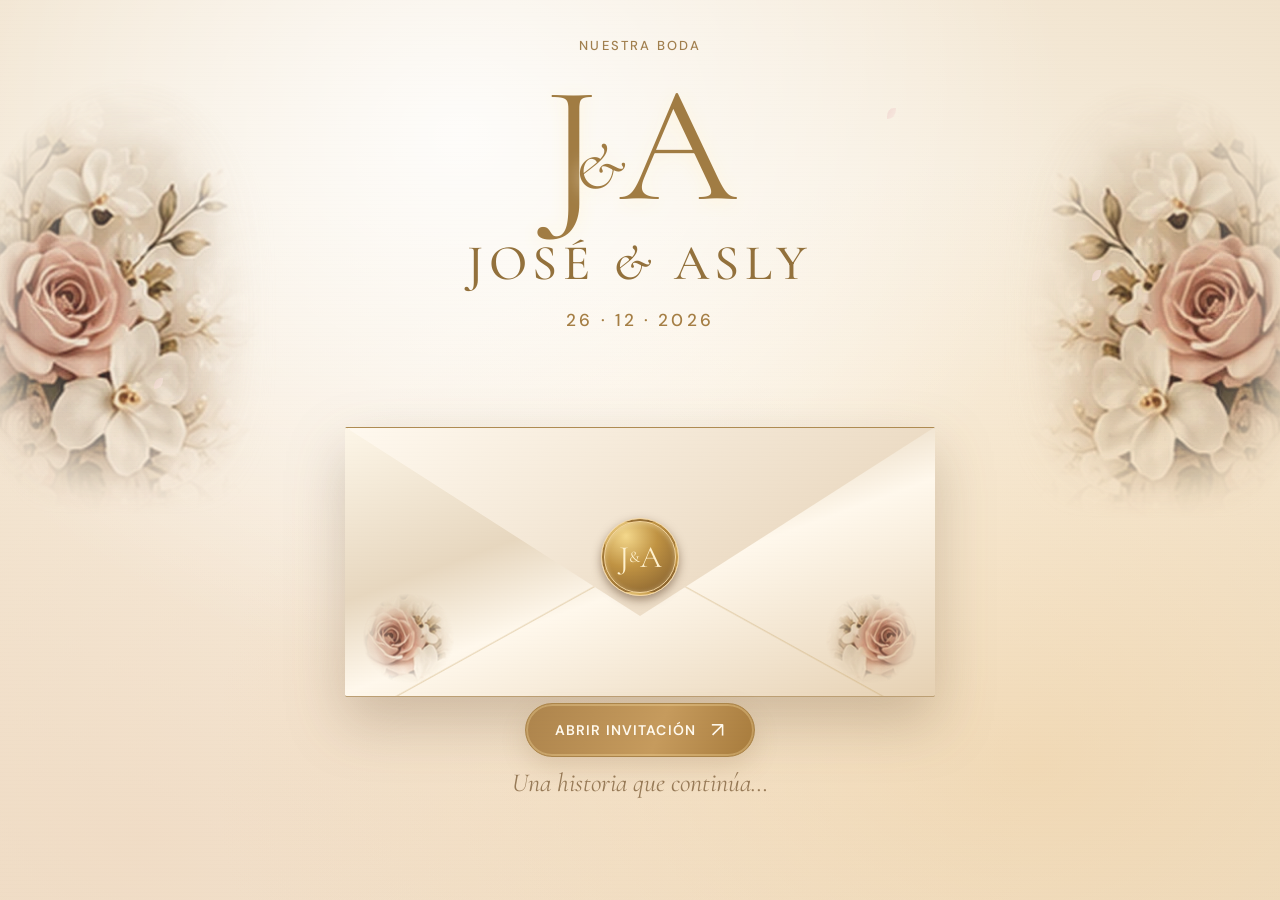
<file: index.html>
<!doctype html>
<html lang="es">
<head>
<meta charset="utf-8">
<meta name="viewport" content="width=device-width,initial-scale=1,viewport-fit=cover">
<meta http-equiv="Cache-Control" content="no-cache, no-store, must-revalidate">
<meta http-equiv="Pragma" content="no-cache">
<meta http-equiv="Expires" content="0">
<meta name="theme-color" content="#f6f0e5">
<meta name="description" content="26 de diciembre de 2026 · Con mucho amor queremos compartir contigo este día tan especial.">
<link rel="canonical" href="https://aslyzabaleta.github.io/BODA-JOSE-ASLY-2026/">
<meta property="og:type" content="website">
<meta property="og:site_name" content="José &amp; Asly">
<meta property="og:title" content="José &amp; Asly | Nuestra boda">
<meta property="og:description" content="26 de diciembre de 2026 · Con mucho amor queremos compartir contigo este día tan especial.">
<meta property="og:url" content="https://aslyzabaleta.github.io/BODA-JOSE-ASLY-2026/">
<meta property="og:image" content="https://aslyzabaleta.github.io/BODA-JOSE-ASLY-2026/assets/vista-previa-jose-asly.jpg">
<meta property="og:image:secure_url" content="https://aslyzabaleta.github.io/BODA-JOSE-ASLY-2026/assets/vista-previa-jose-asly.jpg">
<meta property="og:image:type" content="image/jpeg">
<meta property="og:image:width" content="1200">
<meta property="og:image:height" content="630">
<meta property="og:image:alt" content="José y Asly, nuestra boda, 26 de diciembre de 2026">
<meta name="twitter:card" content="summary_large_image">
<meta name="twitter:title" content="José &amp; Asly | Nuestra boda">
<meta name="twitter:description" content="26 de diciembre de 2026 · Con mucho amor queremos compartir contigo este día tan especial.">
<meta name="twitter:image" content="https://aslyzabaleta.github.io/BODA-JOSE-ASLY-2026/assets/vista-previa-jose-asly.jpg">
<meta name="twitter:image:alt" content="José y Asly, nuestra boda, 26 de diciembre de 2026">
<title>José &amp; Asly | Nuestra boda</title>
<link rel="preconnect" href="https://fonts.googleapis.com">
<link rel="preconnect" href="https://fonts.gstatic.com" crossorigin>
<link href="https://fonts.googleapis.com/css2?family=Cormorant+Garamond:ital,wght@0,400;0,500;0,600;1,400;1,500&family=DM+Sans:wght@400;500;600&display=swap" rel="stylesheet">
<link rel="stylesheet" href="styles.css">
<link rel="stylesheet" href="readability.css?v=20261012-4">
<link rel="stylesheet" href="cinema-refinements.css">
<link rel="stylesheet" href="wardrobe-gallery.css?v=20261012-12">
<link rel="stylesheet" href="foto-apertura.css?v=20261012-2">
<link rel="stylesheet" href="flores-delicadas.css?v=20261012-9">
<link rel="stylesheet" href="escenas-editoriales.css?v=20261014-1">
<link rel="stylesheet" href="vestuario-nuevo.css?v=20261013-1">
<link rel="stylesheet" href="presentacion-papeleria.css?v=20261013-3">
<link rel="stylesheet" href="vestuario-siluetas.css?v=20261013-4">
<link rel="stylesheet" href="vestuario-aprobado.css?v=20261013-5">
<link rel="stylesheet" href="ajustes-superposiciones-movil.css?v=20261013-10">
<link rel="stylesheet" href="vestuario-nativo.css?v=20261013-13">
<link rel="stylesheet" href="flores-esquinas-integradas.css?v=20261013-11">
<link rel="stylesheet" href="flores-sin-bordes-final.css?v=20261013-12">
<link rel="stylesheet" href="lugares-unificados.css?v=20261013-15">
<link rel="stylesheet" href="movimiento-web-invitacion.css?v=20261015-2">
<link rel="stylesheet" href="tonos-reservados-abanico.css?v=20261015-3">
<script defer src="config.js?v=20261014-1"></script>
<script defer src="script.js?v=20261015-1"></script>
<script defer src="movimiento-web-invitacion.js?v=20261015-3"></script>
</head>
<body>
<div class="reading-progress" id="readingProgress" aria-hidden="true"></div>
<button id="musicToggle" class="music-toggle" type="button" aria-label="Pausar o reanudar música" hidden><span aria-hidden="true">♫</span><span class="music-label">Pausar música</span></button>
<main id="mainContent">
<!-- PORTADA: escena de apertura, no una página PDF -->
<section class="scene cover" id="portada" aria-label="Abrir invitación">
  <div class="ambience" aria-hidden="true"></div><div class="film-grain" aria-hidden="true"></div>
  <img class="blooms blooms-cover-left" src="assets/flor-rosa-real.webp" alt="" aria-hidden="true">
  <img class="blooms blooms-cover-right" src="assets/flor-rosa-real-derecha.webp" alt="" aria-hidden="true">
  <div class="dust dust-one" aria-hidden="true"></div><div class="dust dust-two" aria-hidden="true"></div><div class="dust dust-three" aria-hidden="true"></div>
  <div class="cover-heading">
    <p class="eyebrow" data-reveal>NUESTRA BODA</p>
    <div class="monogram" aria-label="J y A" data-reveal>J<span>&</span>A</div>
    <p class="cover-names" data-reveal>JOSÉ <span>&</span> ASLY</p>
    <p class="small-date" data-reveal>26 · 12 · 2026</p>
  </div>
  <div class="envelope-stage">
    <div id="envelope" class="envelope" aria-hidden="true">
      <div class="envelope-back"></div>
      <div class="envelope-lining"></div>
      <div class="portrait-card" id="portraitCard"><div class="portrait-photo" id="mainPhoto"><img class="portrait-photo-image" src="imagen.png?v=20261012-2" alt="José y Asly juntos, fotografía para la invitación de su boda" fetchpriority="high" decoding="async"></div><div class="portrait-caption">EL DÍA DE NUESTRO SÍ <span>26 · 12 · 2026</span></div></div>
      <div class="envelope-flap"></div>
      <div class="envelope-front"><span class="envelope-photo-flower envelope-photo-flower-left" aria-hidden="true"></span><span class="envelope-photo-flower envelope-photo-flower-right" aria-hidden="true"></span></div>
      <div class="envelope-seal">J<span>&</span>A</div>
    </div>
  </div>
  <button class="cta open-cta" id="openInvite" type="button">ABRIR INVITACIÓN <span aria-hidden="true">↗</span></button>
  <p class="cover-subtitle" id="coverHint">Una historia que continúa…</p>
</section>
<div id="invitationContent" class="invitation-content" inert>
<section class="scene intro animated-scene" id="presentacion">
  <div class="ambience" aria-hidden="true"></div><img class="blooms blooms-right" src="assets/flor-rosa-real.webp" alt="" aria-hidden="true">
  <div class="scene-inner center intro-storyline">
    <div class="intro-paper-card">
    <div class="fine-line reveal" aria-hidden="true"></div>
    <p class="intro-heading reveal">Lo nuestro sigue floreciendo...</p>
    <p class="intro-anticipation reveal">Después de tanto tiempo esperando su momento...</p>
    <p class="intro-invitation reveal">Esta invitación por fin llega a tus manos.</p>
    <h1 class="hero-names intro-couple reveal">José <em>&amp;</em> Asly</h1>
    <p class="intro-promise reveal">Y ahora damos el paso que tanto soñamos.</p>
    <div class="gold-dash reveal" aria-hidden="true">✧</div>
    <p class="guide intro-guide reveal">Desliza para descubrir nuestra historia.</p>
    <span class="down-arrow reveal" aria-hidden="true">↓</span>
    </div>
  </div>
</section>
<section class="scene story animated-scene" id="historia">
  <img class="blooms blooms-left" src="assets/flor-rosa-real.webp" alt="" aria-hidden="true">
  <div class="scene-inner story-editorial">
    <p class="story-eyebrow reveal">UN CAPÍTULO DE NOSOTROS</p>
    <div class="story-composition">
      <div class="story-words">
        <div class="story-year reveal"><span>DESDE</span><strong>2015</strong></div>
        <h2 class="story-title reveal">Nuestra <em>historia</em></h2>
        <p class="story-quote reveal">Hay historias de amor que no solo se cuentan, se viven…</p>
        <p class="story-narrative reveal">Desde 2015, cuando la vida nos cruzó en el momento perfecto, comenzó una historia llena de risas, aprendizaje, aventura y mucho amor.</p>
      </div>
      <div class="story-memory-board reveal" aria-label="Nuestros recuerdos, espacio para dos fotografías">
        <p class="story-memory-heading">NUESTROS RECUERDOS</p>
        <div class="story-pictures">
          <div class="film-photo" id="storyPhoto1"><span>Pronto, nuestra fotografía</span></div>
          <div class="film-photo" id="storyPhoto2"><span>Otro recuerdo por compartir</span></div>
        </div>
        <span class="story-archive-seal" aria-hidden="true">J &amp; A</span>
        <p class="story-memory-caption">Un lugar para los momentos que nos trajeron hasta aquí.</p>
      </div>
    </div>
    <div class="story-final-note reveal"><span class="note-glyph" aria-hidden="true">✧</span><p>Crecimos, cambiamos, aprendimos <em>y seguimos eligiéndonos.</em></p></div>
  </div>
</section>
<section class="scene scripture animated-scene" id="mensaje">
  <img class="blooms chapter-flower flower-scripture-a" src="assets/flor-rosa-real.webp" alt="" aria-hidden="true">
  <img class="blooms chapter-flower flower-scripture-b" src="assets/flor-rosa-real-derecha.webp" alt="" aria-hidden="true">
  <div class="cinema-glow" aria-hidden="true"></div><div class="scene-inner center"><span class="gilded-symbol reveal">✦</span><blockquote class="reveal">«Por encima de todo, vístanse de amor, que es el vínculo perfecto».</blockquote><p class="verse-reference reveal">Colosenses 3:14</p><div class="fine-line reveal"></div></div>
</section>
<!-- Una experiencia continua: ceremonia y recepción juntas; fotografías ORIGINALES sin recortes. -->
<section class="scene locations animated-scene" id="lugares" aria-labelledby="venueDuoTitle">
  <div class="venue-floral-field" aria-hidden="true">
    <img class="blooms location-bloom bloom-one" src="assets/flor-rosa-real.webp" alt="">
    <img class="blooms location-bloom bloom-two" src="assets/flor-rosa-real-derecha.webp" alt="">
    <img class="blooms location-bloom bloom-three" src="assets/flor-rosa-real.webp" alt="">
    <img class="blooms location-bloom bloom-four" src="assets/flor-rosa-real-derecha.webp" alt="">
  </div>
  <div class="scene-inner locations-inner">
    <header class="venue-duo-heading reveal">
      <p class="venue-duo-eyebrow">DOS MOMENTOS, UN MISMO DÍA</p>
      <h2 class="venue-duo-title" id="venueDuoTitle">Los lugares de nuestro gran día</h2>
      <p class="venue-duo-subtitle">De nuestro sí a nuestra celebración</p>
    </header>
    <div class="venue-duo-layout">
      <article class="venue-duo-card reveal" id="ceremonia" aria-labelledby="venueChurchTitle">
        <figure class="venue-duo-photo venue-duo-photo-church">
          <img src="assets/iglesia-san-jose-majagual.webp" alt="Iglesia San José de Majagual, fachada amarilla y techo verde" loading="lazy" decoding="async">
        </figure>
        <div class="venue-duo-copy">
          <p class="venue-duo-kicker">CEREMONIA RELIGIOSA</p>
          <h3 class="venue-duo-card-title" id="venueChurchTitle">Nuestro sí ante Dios</h3>
          <span class="venue-duo-rule" aria-hidden="true"></span>
          <p class="venue-duo-place">Iglesia San José de Majagual</p>
          <p class="venue-duo-meta">Hora por confirmar</p>
        </div>
      </article>
      <div class="venue-duo-connector" aria-hidden="true"><span>✦</span></div>
      <article class="venue-duo-card reveal" id="recepcion" aria-labelledby="venueReceptionTitle">
        <figure class="venue-duo-photo venue-duo-photo-reception">
          <img src="assets/gastro-bar-majagua.webp" alt="Fotografía real del Gastro-bar Majagua, letrero luminoso MAJAGUA" loading="lazy" decoding="async">
        </figure>
        <div class="venue-duo-copy">
          <p class="venue-duo-kicker">RECEPCIÓN</p>
          <h3 class="venue-duo-card-title" id="venueReceptionTitle">Y después, celebremos juntos</h3>
          <span class="venue-duo-rule" aria-hidden="true"></span>
          <p class="venue-duo-place">Gastro - bar Majagua</p>
          <p class="venue-duo-meta">Barrio Panama</p>
          <p class="venue-duo-meta">Hora por confirmar</p>
        </div>
      </article>
    </div>
  </div>
</section>
<section class="scene countdown animated-scene" id="cuenta-regresiva"><img class="blooms blooms-right" src="assets/flor-rosa-real.webp" alt="" aria-hidden="true"><div class="scene-inner center"><p class="eyebrow reveal">CADA DÍA MÁS CERCA</p><h2 class="section-title reveal">Faltan</h2><div class="count-units reveal"><div><strong id="days">—</strong><small>DÍAS</small></div><div><strong id="hours">—</strong><small>HORAS</small></div><div><strong id="minutes">—</strong><small>MINUTOS</small></div><div><strong id="seconds">—</strong><small>SEGUNDOS</small></div></div><p class="fine-note reveal" id="countNote">Para decir “sí, acepto” frente a Dios, nuestra familia y amigos.</p></div></section>
<section class="scene adults animated-scene" id="solo-adultos">
  <img class="blooms chapter-flower flower-adults" src="assets/flor-rosa-real-derecha.webp" alt="" aria-hidden="true">
  <div class="scene-inner center adults-editorial">
    <div class="adults-paper reveal">
      <span class="adults-mark" aria-hidden="true">✧</span>
      <p class="adults-kicker">UN DETALLE DE NUESTRA CELEBRACIÓN</p>
      <h2 class="adults-title">Una celebración <em>para adultos</em></h2>
      <p class="adults-message">Hemos preparado un encuentro pensado especialmente para compartir con nuestros invitados adultos. Agradecemos de corazón tu comprensión.</p>
      <p class="adults-signoff">Con cariño, José &amp; Asly</p>
    </div>
  </div>
</section>
<section class="scene dress animated-scene" id="vestuario">
  <img class="blooms chapter-flower flower-dress" src="assets/flor-rosa-real.webp" alt="" aria-hidden="true">
  <div class="scene-inner center dress-approved-inner">
    <div class="dress-native">
      <h2 class="dress-native-title">Código de vestimenta</h2>
      <p class="dress-native-kicker">ETIQUETA SEMIFORMAL</p>
      <div class="dress-native-group">
        <p class="dress-native-category">PARA ELLAS</p>
        <h3 class="dress-native-subtitle">Vestidos y conjuntos</h3>
        <div class="dress-native-figures" aria-label="Cuatro referencias de vestuario femenino">
          <figure class="dress-native-figure"><img src="assets/vestuario/estilo-1.webp?v=20261013-9" alt="Vestido amarillo de un hombro" loading="lazy" decoding="async"></figure>
          <figure class="dress-native-figure"><img src="assets/vestuario/estilo-2.webp?v=20261013-9" alt="Vestido largo floral estampado" loading="lazy" decoding="async"></figure>
          <figure class="dress-native-figure"><img src="assets/vestuario/estilo-3.webp?v=20261013-9" alt="Enterizo verde oliva" loading="lazy" decoding="async"></figure>
          <figure class="dress-native-figure"><img src="assets/vestuario/estilo-4.webp?v=20261013-9" alt="Conjunto claro con capa azul" loading="lazy" decoding="async"></figure>
        </div>
        <p class="dress-native-copy">Vestido de cóctel, conjunto largo o midi, en telas fluidas y frescas (lino, seda, chifón, etc.).</p>
        <p class="dress-native-copy">Puedes usar estampados y colores vibrantes. No usar ropa corta ni los colores reservados.</p>
        <p class="dress-native-copy">Usa zapatos cómodos y elegantes (puedes usar plataformas).</p>
      </div>
      <div class="dress-native-group">
        <p class="dress-native-category">PARA ELLOS</p>
        <h3 class="dress-native-subtitle">Camisas y pantalones</h3>
        <div class="dress-native-figures" aria-label="Cuatro referencias de vestuario masculino">
          <figure class="dress-native-figure"><img src="assets/vestuario/estilo-5.webp?v=20261013-9" alt="Guayabera clara con pantalón gris" loading="lazy" decoding="async"></figure>
          <figure class="dress-native-figure"><img src="assets/vestuario/estilo-6.webp?v=20261013-9" alt="Camisa verde oliva" loading="lazy" decoding="async"></figure>
          <figure class="dress-native-figure"><img src="assets/vestuario/estilo-7.webp?v=20261013-9" alt="Camisa azul con pantalón beige" loading="lazy" decoding="async"></figure>
          <figure class="dress-native-figure"><img src="assets/vestuario/estilo-8.webp?v=20261013-9" alt="Camisa rosada con pantalón claro" loading="lazy" decoding="async"></figure>
        </div>
        <p class="dress-native-copy">Camisa de manga larga o corta, en lino, algodón o guayabera; pantalón de vestir o semiclásico en dril o lino. Colores neutros o claros (café, blanco, beige o negro).</p>
        <p class="dress-native-copy">Usa zapatos cómodos y elegantes.</p>
      </div>
      <p class="dress-native-note">Estas imágenes son referencias de estilo. Consulta los tonos reservados a continuación.</p>
      <p class="dress-native-more"><a href="https://pin.it/28LJ5DxJf" target="_blank" rel="noopener noreferrer" aria-label="Más referencias de vestuario en Pinterest (se abre en otra pestaña)">Más referencias <span aria-hidden="true">↗</span></a></p>
    </div>
  </div>
</section>
<section class="scene reserved animated-scene" id="tonos-reservados" aria-labelledby="reservedTitle">
  <img class="blooms chapter-flower flower-reserved" src="assets/flor-rosa-real-derecha.webp" alt="" aria-hidden="true">
  <div class="scene-inner center reserved-composition">
    <p class="eyebrow reserved-eyebrow reveal">DETALLES DE NUESTRA CELEBRACIÓN</p>
    <span class="reserved-ornament" aria-hidden="true">✧</span>
    <div class="reserved-stage">
      <div class="reserved-letter-wrap">
        <div class="reserved-letter-envelope" aria-hidden="true"></div>
        <article class="reserved-letter" aria-labelledby="reservedTitle">
          <h2 class="reserved-letter-title" id="reservedTitle">Tonos <em>reservados</em></h2>
          <p class="reserved-letter-message">Estos tonos están reservados para nuestra celebración. Por favor, evita usarlos en tu vestuario.</p>
        </article>
      </div>
      <figure class="reserved-fan-figure">
        <svg class="reserved-fan-svg" viewBox="0 0 540 365" xmlns="http://www.w3.org/2000/svg" role="img" aria-labelledby="reservedFanTitle reservedFanDesc">
  <title id="reservedFanTitle">Abanico abierto José y Asly</title>
  <desc id="reservedFanDesc">Abanico plegable realista con treinta y tres pliegues, varillas de madera, once tonos reservados y un pequeño grabado José y Asly.</desc>
  <defs>
    <linearGradient id="fan-bamboo" x1="0%" y1="0%" x2="100%" y2="25%">
      <stop offset="0" stop-color="#af895c"/>
      <stop offset=".18" stop-color="#e3c995"/>
      <stop offset=".49" stop-color="#f4ddb0"/>
      <stop offset=".74" stop-color="#c7a471"/>
      <stop offset="1" stop-color="#97724b"/>
    </linearGradient>
    <linearGradient id="fan-paper-fold" x1="0%" y1="0%" x2="100%" y2="0%">
      <stop offset="0" stop-color="#fff" stop-opacity=".65"/>
      <stop offset=".45" stop-color="#fff" stop-opacity=".05"/>
      <stop offset=".8" stop-color="#564338" stop-opacity=".12"/>
      <stop offset="1" stop-color="#3d302c" stop-opacity=".25"/>
    </linearGradient>
    <radialGradient id="fan-joint">
      <stop offset="0" stop-color="#f7e4bd"/>
      <stop offset=".5" stop-color="#ceb078"/>
      <stop offset="1" stop-color="#8a653b"/>
    </radialGradient>
  </defs>
  <g class="fan-silk" aria-hidden="true">
    <g class="reserved-fan-color-group"><title>Blanco</title>
<path class="reserved-fan-color" d="M 158.92 295.36 L 29.33 265.44 A 247 247 0 0 1 34.65 246.04 L 161.38 286.4 A 114 114 0 0 0 158.92 295.36 Z" fill="#ffffff" stroke="#a98b6d" stroke-opacity=".20" stroke-width=".6"/>
<path d="M 158.92 295.36 L 29.33 265.44 A 247 247 0 0 1 34.65 246.04 L 161.38 286.4 A 114 114 0 0 0 158.92 295.36 Z" fill="url(#fan-paper-fold)" opacity=".24"/>
<path d="M 156.97 294.91 L 30.3 265.66" stroke="#fffdf4" stroke-width=".8" opacity=".55" fill="none"/>
<path class="reserved-fan-color" d="M 161.38 286.4 L 34.65 246.04 A 247 247 0 0 1 41.53 227.14 L 164.55 277.68 A 114 114 0 0 0 161.38 286.4 Z" fill="#ffffff" stroke="#a98b6d" stroke-opacity=".20" stroke-width=".6"/>
<path d="M 161.38 286.4 L 34.65 246.04 A 247 247 0 0 1 41.53 227.14 L 164.55 277.68 A 114 114 0 0 0 161.38 286.4 Z" fill="url(#fan-paper-fold)" opacity=".38"/>
<path d="M 159.47 285.8 L 35.6 246.34" stroke="#fffdf4" stroke-width=".8" opacity=".55" fill="none"/>
<path class="reserved-fan-color" d="M 164.55 277.68 L 41.53 227.14 A 247 247 0 0 1 49.92 208.86 L 168.43 269.25 A 114 114 0 0 0 164.55 277.68 Z" fill="#ffffff" stroke="#a98b6d" stroke-opacity=".20" stroke-width=".6"/>
<path d="M 164.55 277.68 L 41.53 227.14 A 247 247 0 0 1 49.92 208.86 L 168.43 269.25 A 114 114 0 0 0 164.55 277.68 Z" fill="url(#fan-paper-fold)" opacity=".24"/>
<path d="M 162.7 276.92 L 42.45 227.52" stroke="#fffdf4" stroke-width=".8" opacity=".55" fill="none"/>
</g>
<g class="reserved-fan-color-group"><title>Marfil</title>
<path class="reserved-fan-color" d="M 168.43 269.25 L 49.92 208.86 A 247 247 0 0 1 59.77 191.33 L 172.97 261.15 A 114 114 0 0 0 168.43 269.25 Z" fill="#f7f2e7" stroke="#a98b6d" stroke-opacity=".20" stroke-width=".6"/>
<path d="M 168.43 269.25 L 49.92 208.86 A 247 247 0 0 1 59.77 191.33 L 172.97 261.15 A 114 114 0 0 0 168.43 269.25 Z" fill="url(#fan-paper-fold)" opacity=".24"/>
<path d="M 166.64 268.34 L 50.81 209.32" stroke="#fffdf4" stroke-width=".8" opacity=".55" fill="none"/>
<path class="reserved-fan-color" d="M 172.97 261.15 L 59.77 191.33 A 247 247 0 0 1 71.02 174.66 L 178.16 253.46 A 114 114 0 0 0 172.97 261.15 Z" fill="#f7f2e7" stroke="#a98b6d" stroke-opacity=".20" stroke-width=".6"/>
<path d="M 172.97 261.15 L 59.77 191.33 A 247 247 0 0 1 71.02 174.66 L 178.16 253.46 A 114 114 0 0 0 172.97 261.15 Z" fill="url(#fan-paper-fold)" opacity=".38"/>
<path d="M 171.27 260.1 L 60.63 191.86" stroke="#fffdf4" stroke-width=".8" opacity=".55" fill="none"/>
<path class="reserved-fan-color" d="M 178.16 253.46 L 71.02 174.66 A 247 247 0 0 1 83.59 158.95 L 183.96 246.21 A 114 114 0 0 0 178.16 253.46 Z" fill="#f7f2e7" stroke="#a98b6d" stroke-opacity=".20" stroke-width=".6"/>
<path d="M 178.16 253.46 L 71.02 174.66 A 247 247 0 0 1 83.59 158.95 L 183.96 246.21 A 114 114 0 0 0 178.16 253.46 Z" fill="url(#fan-paper-fold)" opacity=".24"/>
<path d="M 176.55 252.27 L 71.83 175.25" stroke="#fffdf4" stroke-width=".8" opacity=".55" fill="none"/>
</g>
<g class="reserved-fan-color-group"><title>Crema</title>
<path class="reserved-fan-color" d="M 183.96 246.21 L 83.59 158.95 A 247 247 0 0 1 97.39 144.32 L 190.33 239.46 A 114 114 0 0 0 183.96 246.21 Z" fill="#ece0ca" stroke="#a98b6d" stroke-opacity=".20" stroke-width=".6"/>
<path d="M 183.96 246.21 L 83.59 158.95 A 247 247 0 0 1 97.39 144.32 L 190.33 239.46 A 114 114 0 0 0 183.96 246.21 Z" fill="url(#fan-paper-fold)" opacity=".24"/>
<path d="M 182.45 244.9 L 84.34 159.61" stroke="#fffdf4" stroke-width=".8" opacity=".55" fill="none"/>
<path class="reserved-fan-color" d="M 190.33 239.46 L 97.39 144.32 A 247 247 0 0 1 112.33 130.87 L 197.23 233.25 A 114 114 0 0 0 190.33 239.46 Z" fill="#ece0ca" stroke="#a98b6d" stroke-opacity=".20" stroke-width=".6"/>
<path d="M 190.33 239.46 L 97.39 144.32 A 247 247 0 0 1 112.33 130.87 L 197.23 233.25 A 114 114 0 0 0 190.33 239.46 Z" fill="url(#fan-paper-fold)" opacity=".38"/>
<path d="M 188.94 238.03 L 98.09 145.04" stroke="#fffdf4" stroke-width=".8" opacity=".55" fill="none"/>
<path class="reserved-fan-color" d="M 197.23 233.25 L 112.33 130.87 A 247 247 0 0 1 128.33 118.67 L 204.61 227.62 A 114 114 0 0 0 197.23 233.25 Z" fill="#ece0ca" stroke="#a98b6d" stroke-opacity=".20" stroke-width=".6"/>
<path d="M 197.23 233.25 L 112.33 130.87 A 247 247 0 0 1 128.33 118.67 L 204.61 227.62 A 114 114 0 0 0 197.23 233.25 Z" fill="url(#fan-paper-fold)" opacity=".24"/>
<path d="M 195.95 231.71 L 112.97 131.64" stroke="#fffdf4" stroke-width=".8" opacity=".55" fill="none"/>
</g>
<g class="reserved-fan-color-group"><title>Champagne</title>
<path class="reserved-fan-color" d="M 204.61 227.62 L 128.33 118.67 A 247 247 0 0 1 145.26 107.81 L 212.43 222.61 A 114 114 0 0 0 204.61 227.62 Z" fill="#dac4a3" stroke="#a98b6d" stroke-opacity=".20" stroke-width=".6"/>
<path d="M 204.61 227.62 L 128.33 118.67 A 247 247 0 0 1 145.26 107.81 L 212.43 222.61 A 114 114 0 0 0 204.61 227.62 Z" fill="url(#fan-paper-fold)" opacity=".24"/>
<path d="M 203.47 225.98 L 128.9 119.49" stroke="#fffdf4" stroke-width=".8" opacity=".55" fill="none"/>
<path class="reserved-fan-color" d="M 212.43 222.61 L 145.26 107.81 A 247 247 0 0 1 163.02 98.37 L 220.62 218.25 A 114 114 0 0 0 212.43 222.61 Z" fill="#dac4a3" stroke="#a98b6d" stroke-opacity=".20" stroke-width=".6"/>
<path d="M 212.43 222.61 L 145.26 107.81 A 247 247 0 0 1 163.02 98.37 L 220.62 218.25 A 114 114 0 0 0 212.43 222.61 Z" fill="url(#fan-paper-fold)" opacity=".38"/>
<path d="M 211.42 220.88 L 145.76 108.68" stroke="#fffdf4" stroke-width=".8" opacity=".55" fill="none"/>
<path class="reserved-fan-color" d="M 220.62 218.25 L 163.02 98.37 A 247 247 0 0 1 181.48 90.41 L 229.15 214.57 A 114 114 0 0 0 220.62 218.25 Z" fill="#dac4a3" stroke="#a98b6d" stroke-opacity=".20" stroke-width=".6"/>
<path d="M 220.62 218.25 L 163.02 98.37 A 247 247 0 0 1 181.48 90.41 L 229.15 214.57 A 114 114 0 0 0 220.62 218.25 Z" fill="url(#fan-paper-fold)" opacity=".24"/>
<path d="M 219.76 216.45 L 163.45 99.27" stroke="#fffdf4" stroke-width=".8" opacity=".55" fill="none"/>
</g>
<g class="reserved-fan-color-group"><title>Dorado</title>
<path class="reserved-fan-color" d="M 229.15 214.57 L 181.48 90.41 A 247 247 0 0 1 200.54 83.97 L 237.94 211.6 A 114 114 0 0 0 229.15 214.57 Z" fill="#caa65f" stroke="#a98b6d" stroke-opacity=".20" stroke-width=".6"/>
<path d="M 229.15 214.57 L 181.48 90.41 A 247 247 0 0 1 200.54 83.97 L 237.94 211.6 A 114 114 0 0 0 229.15 214.57 Z" fill="url(#fan-paper-fold)" opacity=".24"/>
<path d="M 228.43 212.7 L 181.84 91.34" stroke="#fffdf4" stroke-width=".8" opacity=".55" fill="none"/>
<path class="reserved-fan-color" d="M 237.94 211.6 L 200.54 83.97 A 247 247 0 0 1 220.05 79.1 L 246.95 209.36 A 114 114 0 0 0 237.94 211.6 Z" fill="#caa65f" stroke="#a98b6d" stroke-opacity=".20" stroke-width=".6"/>
<path d="M 237.94 211.6 L 200.54 83.97 A 247 247 0 0 1 220.05 79.1 L 246.95 209.36 A 114 114 0 0 0 237.94 211.6 Z" fill="url(#fan-paper-fold)" opacity=".38"/>
<path d="M 237.38 209.68 L 200.82 84.93" stroke="#fffdf4" stroke-width=".8" opacity=".55" fill="none"/>
<path class="reserved-fan-color" d="M 246.95 209.36 L 220.05 79.1 A 247 247 0 0 1 239.9 75.84 L 256.11 207.85 A 114 114 0 0 0 246.95 209.36 Z" fill="#caa65f" stroke="#a98b6d" stroke-opacity=".20" stroke-width=".6"/>
<path d="M 246.95 209.36 L 220.05 79.1 A 247 247 0 0 1 239.9 75.84 L 256.11 207.85 A 114 114 0 0 0 246.95 209.36 Z" fill="url(#fan-paper-fold)" opacity=".24"/>
<path d="M 246.54 207.4 L 220.25 80.08" stroke="#fffdf4" stroke-width=".8" opacity=".55" fill="none"/>
</g>
<g class="reserved-fan-color-group"><title>Rosa pálido</title>
<path class="reserved-fan-color" d="M 256.11 207.85 L 239.9 75.84 A 247 247 0 0 1 259.94 74.2 L 265.36 207.09 A 114 114 0 0 0 256.11 207.85 Z" fill="#e9c6ce" stroke="#a98b6d" stroke-opacity=".20" stroke-width=".6"/>
<path d="M 256.11 207.85 L 239.9 75.84 A 247 247 0 0 1 259.94 74.2 L 265.36 207.09 A 114 114 0 0 0 256.11 207.85 Z" fill="url(#fan-paper-fold)" opacity=".24"/>
<path d="M 255.86 205.86 L 240.02 76.83" stroke="#fffdf4" stroke-width=".8" opacity=".55" fill="none"/>
<path class="reserved-fan-color" d="M 265.36 207.09 L 259.94 74.2 A 247 247 0 0 1 280.06 74.2 L 274.64 207.09 A 114 114 0 0 0 265.36 207.09 Z" fill="#e9c6ce" stroke="#a98b6d" stroke-opacity=".20" stroke-width=".6"/>
<path d="M 265.36 207.09 L 259.94 74.2 A 247 247 0 0 1 280.06 74.2 L 274.64 207.09 A 114 114 0 0 0 265.36 207.09 Z" fill="url(#fan-paper-fold)" opacity=".38"/>
<path d="M 265.28 205.1 L 259.98 75.2" stroke="#fffdf4" stroke-width=".8" opacity=".55" fill="none"/>
<path class="reserved-fan-color" d="M 274.64 207.09 L 280.06 74.2 A 247 247 0 0 1 300.1 75.84 L 283.89 207.85 A 114 114 0 0 0 274.64 207.09 Z" fill="#e9c6ce" stroke="#a98b6d" stroke-opacity=".20" stroke-width=".6"/>
<path d="M 274.64 207.09 L 280.06 74.2 A 247 247 0 0 1 300.1 75.84 L 283.89 207.85 A 114 114 0 0 0 274.64 207.09 Z" fill="url(#fan-paper-fold)" opacity=".24"/>
<path d="M 274.72 205.1 L 280.02 75.2" stroke="#fffdf4" stroke-width=".8" opacity=".55" fill="none"/>
</g>
<g class="reserved-fan-color-group"><title>Rosa empolvado</title>
<path class="reserved-fan-color" d="M 283.89 207.85 L 300.1 75.84 A 247 247 0 0 1 319.95 79.1 L 293.05 209.36 A 114 114 0 0 0 283.89 207.85 Z" fill="#d5adb3" stroke="#a98b6d" stroke-opacity=".20" stroke-width=".6"/>
<path d="M 283.89 207.85 L 300.1 75.84 A 247 247 0 0 1 319.95 79.1 L 293.05 209.36 A 114 114 0 0 0 283.89 207.85 Z" fill="url(#fan-paper-fold)" opacity=".24"/>
<path d="M 284.14 205.86 L 299.98 76.83" stroke="#fffdf4" stroke-width=".8" opacity=".55" fill="none"/>
<path class="reserved-fan-color" d="M 293.05 209.36 L 319.95 79.1 A 247 247 0 0 1 339.46 83.97 L 302.06 211.6 A 114 114 0 0 0 293.05 209.36 Z" fill="#d5adb3" stroke="#a98b6d" stroke-opacity=".20" stroke-width=".6"/>
<path d="M 293.05 209.36 L 319.95 79.1 A 247 247 0 0 1 339.46 83.97 L 302.06 211.6 A 114 114 0 0 0 293.05 209.36 Z" fill="url(#fan-paper-fold)" opacity=".38"/>
<path d="M 293.46 207.4 L 319.75 80.08" stroke="#fffdf4" stroke-width=".8" opacity=".55" fill="none"/>
<path class="reserved-fan-color" d="M 302.06 211.6 L 339.46 83.97 A 247 247 0 0 1 358.52 90.41 L 310.85 214.57 A 114 114 0 0 0 302.06 211.6 Z" fill="#d5adb3" stroke="#a98b6d" stroke-opacity=".20" stroke-width=".6"/>
<path d="M 302.06 211.6 L 339.46 83.97 A 247 247 0 0 1 358.52 90.41 L 310.85 214.57 A 114 114 0 0 0 302.06 211.6 Z" fill="url(#fan-paper-fold)" opacity=".24"/>
<path d="M 302.62 209.68 L 339.18 84.93" stroke="#fffdf4" stroke-width=".8" opacity=".55" fill="none"/>
</g>
<g class="reserved-fan-color-group"><title>Rosa viejo</title>
<path class="reserved-fan-color" d="M 310.85 214.57 L 358.52 90.41 A 247 247 0 0 1 376.98 98.37 L 319.38 218.25 A 114 114 0 0 0 310.85 214.57 Z" fill="#b7858b" stroke="#a98b6d" stroke-opacity=".20" stroke-width=".6"/>
<path d="M 310.85 214.57 L 358.52 90.41 A 247 247 0 0 1 376.98 98.37 L 319.38 218.25 A 114 114 0 0 0 310.85 214.57 Z" fill="url(#fan-paper-fold)" opacity=".24"/>
<path d="M 311.57 212.7 L 358.16 91.34" stroke="#fffdf4" stroke-width=".8" opacity=".55" fill="none"/>
<path class="reserved-fan-color" d="M 319.38 218.25 L 376.98 98.37 A 247 247 0 0 1 394.74 107.81 L 327.57 222.61 A 114 114 0 0 0 319.38 218.25 Z" fill="#b7858b" stroke="#a98b6d" stroke-opacity=".20" stroke-width=".6"/>
<path d="M 319.38 218.25 L 376.98 98.37 A 247 247 0 0 1 394.74 107.81 L 327.57 222.61 A 114 114 0 0 0 319.38 218.25 Z" fill="url(#fan-paper-fold)" opacity=".38"/>
<path d="M 320.24 216.45 L 376.55 99.27" stroke="#fffdf4" stroke-width=".8" opacity=".55" fill="none"/>
<path class="reserved-fan-color" d="M 327.57 222.61 L 394.74 107.81 A 247 247 0 0 1 411.67 118.67 L 335.39 227.62 A 114 114 0 0 0 327.57 222.61 Z" fill="#b7858b" stroke="#a98b6d" stroke-opacity=".20" stroke-width=".6"/>
<path d="M 327.57 222.61 L 394.74 107.81 A 247 247 0 0 1 411.67 118.67 L 335.39 227.62 A 114 114 0 0 0 327.57 222.61 Z" fill="url(#fan-paper-fold)" opacity=".24"/>
<path d="M 328.58 220.88 L 394.24 108.68" stroke="#fffdf4" stroke-width=".8" opacity=".55" fill="none"/>
</g>
<g class="reserved-fan-color-group"><title>Rosa malva</title>
<path class="reserved-fan-color" d="M 335.39 227.62 L 411.67 118.67 A 247 247 0 0 1 427.67 130.87 L 342.77 233.25 A 114 114 0 0 0 335.39 227.62 Z" fill="#ac8695" stroke="#a98b6d" stroke-opacity=".20" stroke-width=".6"/>
<path d="M 335.39 227.62 L 411.67 118.67 A 247 247 0 0 1 427.67 130.87 L 342.77 233.25 A 114 114 0 0 0 335.39 227.62 Z" fill="url(#fan-paper-fold)" opacity=".24"/>
<path d="M 336.53 225.98 L 411.1 119.49" stroke="#fffdf4" stroke-width=".8" opacity=".55" fill="none"/>
<path class="reserved-fan-color" d="M 342.77 233.25 L 427.67 130.87 A 247 247 0 0 1 442.61 144.32 L 349.67 239.46 A 114 114 0 0 0 342.77 233.25 Z" fill="#ac8695" stroke="#a98b6d" stroke-opacity=".20" stroke-width=".6"/>
<path d="M 342.77 233.25 L 427.67 130.87 A 247 247 0 0 1 442.61 144.32 L 349.67 239.46 A 114 114 0 0 0 342.77 233.25 Z" fill="url(#fan-paper-fold)" opacity=".38"/>
<path d="M 344.05 231.71 L 427.03 131.64" stroke="#fffdf4" stroke-width=".8" opacity=".55" fill="none"/>
<path class="reserved-fan-color" d="M 349.67 239.46 L 442.61 144.32 A 247 247 0 0 1 456.41 158.95 L 356.04 246.21 A 114 114 0 0 0 349.67 239.46 Z" fill="#ac8695" stroke="#a98b6d" stroke-opacity=".20" stroke-width=".6"/>
<path d="M 349.67 239.46 L 442.61 144.32 A 247 247 0 0 1 456.41 158.95 L 356.04 246.21 A 114 114 0 0 0 349.67 239.46 Z" fill="url(#fan-paper-fold)" opacity=".24"/>
<path d="M 351.06 238.03 L 441.91 145.04" stroke="#fffdf4" stroke-width=".8" opacity=".55" fill="none"/>
</g>
<g class="reserved-fan-color-group"><title>Vino / Borgoña</title>
<path class="reserved-fan-color" d="M 356.04 246.21 L 456.41 158.95 A 247 247 0 0 1 468.98 174.66 L 361.84 253.46 A 114 114 0 0 0 356.04 246.21 Z" fill="#752d43" stroke="#a98b6d" stroke-opacity=".20" stroke-width=".6"/>
<path d="M 356.04 246.21 L 456.41 158.95 A 247 247 0 0 1 468.98 174.66 L 361.84 253.46 A 114 114 0 0 0 356.04 246.21 Z" fill="url(#fan-paper-fold)" opacity=".24"/>
<path d="M 357.55 244.9 L 455.66 159.61" stroke="#fffdf4" stroke-width=".8" opacity=".55" fill="none"/>
<path class="reserved-fan-color" d="M 361.84 253.46 L 468.98 174.66 A 247 247 0 0 1 480.23 191.33 L 367.03 261.15 A 114 114 0 0 0 361.84 253.46 Z" fill="#752d43" stroke="#a98b6d" stroke-opacity=".20" stroke-width=".6"/>
<path d="M 361.84 253.46 L 468.98 174.66 A 247 247 0 0 1 480.23 191.33 L 367.03 261.15 A 114 114 0 0 0 361.84 253.46 Z" fill="url(#fan-paper-fold)" opacity=".38"/>
<path d="M 363.45 252.27 L 468.17 175.25" stroke="#fffdf4" stroke-width=".8" opacity=".55" fill="none"/>
<path class="reserved-fan-color" d="M 367.03 261.15 L 480.23 191.33 A 247 247 0 0 1 490.08 208.86 L 371.57 269.25 A 114 114 0 0 0 367.03 261.15 Z" fill="#752d43" stroke="#a98b6d" stroke-opacity=".20" stroke-width=".6"/>
<path d="M 367.03 261.15 L 480.23 191.33 A 247 247 0 0 1 490.08 208.86 L 371.57 269.25 A 114 114 0 0 0 367.03 261.15 Z" fill="url(#fan-paper-fold)" opacity=".24"/>
<path d="M 368.73 260.1 L 479.37 191.86" stroke="#fffdf4" stroke-width=".8" opacity=".55" fill="none"/>
</g>
<g class="reserved-fan-color-group"><title>Negro</title>
<path class="reserved-fan-color" d="M 371.57 269.25 L 490.08 208.86 A 247 247 0 0 1 498.47 227.14 L 375.45 277.68 A 114 114 0 0 0 371.57 269.25 Z" fill="#232323" stroke="#a98b6d" stroke-opacity=".20" stroke-width=".6"/>
<path d="M 371.57 269.25 L 490.08 208.86 A 247 247 0 0 1 498.47 227.14 L 375.45 277.68 A 114 114 0 0 0 371.57 269.25 Z" fill="url(#fan-paper-fold)" opacity=".24"/>
<path d="M 373.36 268.34 L 489.19 209.32" stroke="#fffdf4" stroke-width=".8" opacity=".55" fill="none"/>
<path class="reserved-fan-color" d="M 375.45 277.68 L 498.47 227.14 A 247 247 0 0 1 505.35 246.04 L 378.62 286.4 A 114 114 0 0 0 375.45 277.68 Z" fill="#232323" stroke="#a98b6d" stroke-opacity=".20" stroke-width=".6"/>
<path d="M 375.45 277.68 L 498.47 227.14 A 247 247 0 0 1 505.35 246.04 L 378.62 286.4 A 114 114 0 0 0 375.45 277.68 Z" fill="url(#fan-paper-fold)" opacity=".38"/>
<path d="M 377.3 276.92 L 497.55 227.52" stroke="#fffdf4" stroke-width=".8" opacity=".55" fill="none"/>
<path class="reserved-fan-color" d="M 378.62 286.4 L 505.35 246.04 A 247 247 0 0 1 510.67 265.44 L 381.08 295.36 A 114 114 0 0 0 378.62 286.4 Z" fill="#232323" stroke="#a98b6d" stroke-opacity=".20" stroke-width=".6"/>
<path d="M 378.62 286.4 L 505.35 246.04 A 247 247 0 0 1 510.67 265.44 L 381.08 295.36 A 114 114 0 0 0 378.62 286.4 Z" fill="url(#fan-paper-fold)" opacity=".24"/>
<path d="M 380.53 285.8 L 504.4 246.34" stroke="#fffdf4" stroke-width=".8" opacity=".55" fill="none"/>
</g>
    <path d="M 29.33 265.44 A 247 247 0 0 1 510.67 265.44" fill="none" stroke="#ac8c63" stroke-width="2" stroke-linecap="round"/>
    <path d="M 158.92 295.36 A 114 114 0 0 1 381.08 295.36" fill="none" stroke="#997449" stroke-width="1.7"/>
  </g>
  <g class="fan-bamboo-ribs" aria-hidden="true">
    <path d="M 270 321 L 158.92 295.36 A 114 114 0 0 1 381.08 295.36 Z" fill="#e8ce9e" fill-opacity=".20"/>
    <path d="M 257.41 322.2 L 27.62 268.43 Q 25.43 264.54 29.1 261.99 L 259.21 314.4 Z" fill="url(#fan-bamboo)" stroke="#a17c51" stroke-width=".42"/>
<circle cx="186.2" cy="301.65" r="1.1" fill="#765334" opacity=".50"/>
<path d="M 257.96 319.27 L 152.41 284.91 Q 149.94 282.76 153.19 282.43 L 259.18 315.45 Z" fill="url(#fan-bamboo)" stroke="#a17c51" stroke-width=".42"/>
<path d="M 258.14 318.29 L 155.74 275.46 Q 153.45 273.12 156.72 273.06 L 259.66 314.59 Z" fill="url(#fan-bamboo)" stroke="#a17c51" stroke-width=".42"/>
<circle cx="190.45" cy="288.32" r="1.1" fill="#765334" opacity=".50"/>
<path d="M 258.4 317.33 L 159.82 266.32 Q 157.73 263.8 161 264 L 260.22 313.77 Z" fill="url(#fan-bamboo)" stroke="#a17c51" stroke-width=".42"/>
<path d="M 258.74 316.4 L 164.63 257.54 Q 162.76 254.85 165.99 255.32 L 260.84 313 Z" fill="url(#fan-bamboo)" stroke="#a17c51" stroke-width=".42"/>
<circle cx="196.8" cy="275.85" r="1.1" fill="#765334" opacity=".50"/>
<path d="M 259.15 315.5 L 170.14 249.17 Q 168.5 246.35 171.68 247.07 L 261.51 312.28 Z" fill="url(#fan-bamboo)" stroke="#a17c51" stroke-width=".42"/>
<path d="M 259.63 314.64 L 176.32 241.28 Q 174.91 238.34 178.02 239.32 L 262.25 311.62 Z" fill="url(#fan-bamboo)" stroke="#a17c51" stroke-width=".42"/>
<circle cx="205.09" cy="264.58" r="1.1" fill="#765334" opacity=".50"/>
<path d="M 260.18 313.82 L 183.11 233.93 Q 181.95 230.87 184.97 232.11 L 263.04 311.02 Z" fill="url(#fan-bamboo)" stroke="#a17c51" stroke-width=".42"/>
<path d="M 260.8 313.04 L 190.49 227.15 Q 189.57 224.01 192.49 225.49 L 263.88 310.48 Z" fill="url(#fan-bamboo)" stroke="#a17c51" stroke-width=".42"/>
<circle cx="215.1" cy="254.8" r="1.1" fill="#765334" opacity=".50"/>
<path d="M 261.48 312.32 L 198.39 220.99 Q 197.73 217.79 200.51 219.49 L 264.76 310.02 Z" fill="url(#fan-bamboo)" stroke="#a17c51" stroke-width=".42"/>
<path d="M 262.21 311.65 L 206.76 215.5 Q 206.37 212.25 209 214.18 L 265.67 309.63 Z" fill="url(#fan-bamboo)" stroke="#a17c51" stroke-width=".42"/>
<circle cx="226.57" cy="246.77" r="1.1" fill="#765334" opacity=".50"/>
<path d="M 263 311.05 L 215.55 210.7 Q 215.43 207.43 217.89 209.58 L 266.6 309.31 Z" fill="url(#fan-bamboo)" stroke="#a17c51" stroke-width=".42"/>
<path d="M 263.83 310.52 L 224.71 206.64 Q 224.85 203.37 227.13 205.7 L 267.57 309.08 Z" fill="url(#fan-bamboo)" stroke="#a17c51" stroke-width=".42"/>
<circle cx="239.18" cy="240.71" r="1.1" fill="#765334" opacity=".50"/>
<path d="M 264.71 310.04 L 234.16 203.33 Q 234.57 200.09 236.66 202.59 L 268.55 308.92 Z" fill="url(#fan-bamboo)" stroke="#a17c51" stroke-width=".42"/>
<path d="M 265.61 309.65 L 243.86 200.8 Q 244.52 197.6 246.4 200.28 L 269.53 308.85 Z" fill="url(#fan-bamboo)" stroke="#a17c51" stroke-width=".42"/>
<circle cx="252.61" cy="236.78" r="1.1" fill="#765334" opacity=".50"/>
<path d="M 266.55 309.33 L 253.72 199.08 Q 254.64 195.94 256.3 198.76 L 270.53 308.85 Z" fill="url(#fan-bamboo)" stroke="#a17c51" stroke-width=".42"/>
<path d="M 267.51 309.09 L 263.69 198.15 Q 264.87 195.1 266.29 198.05 L 271.51 308.93 Z" fill="url(#fan-bamboo)" stroke="#a17c51" stroke-width=".42"/>
<circle cx="266.5" cy="235.07" r="1.1" fill="#765334" opacity=".50"/>
<path d="M 268.49 308.93 L 273.71 198.05 Q 275.13 195.1 276.31 198.15 L 272.49 309.09 Z" fill="url(#fan-bamboo)" stroke="#a17c51" stroke-width=".42"/>
<path d="M 269.47 308.85 L 283.7 198.76 Q 285.36 195.94 286.28 199.08 L 273.45 309.33 Z" fill="url(#fan-bamboo)" stroke="#a17c51" stroke-width=".42"/>
<circle cx="280.48" cy="235.64" r="1.1" fill="#765334" opacity=".50"/>
<path d="M 270.47 308.85 L 293.6 200.28 Q 295.48 197.6 296.14 200.8 L 274.39 309.65 Z" fill="url(#fan-bamboo)" stroke="#a17c51" stroke-width=".42"/>
<path d="M 271.45 308.92 L 303.34 202.59 Q 305.43 200.09 305.84 203.33 L 275.29 310.04 Z" fill="url(#fan-bamboo)" stroke="#a17c51" stroke-width=".42"/>
<circle cx="294.19" cy="238.47" r="1.1" fill="#765334" opacity=".50"/>
<path d="M 272.43 309.08 L 312.87 205.7 Q 315.15 203.37 315.29 206.64 L 276.17 310.52 Z" fill="url(#fan-bamboo)" stroke="#a17c51" stroke-width=".42"/>
<path d="M 273.4 309.31 L 322.11 209.58 Q 324.57 207.43 324.45 210.7 L 277 311.05 Z" fill="url(#fan-bamboo)" stroke="#a17c51" stroke-width=".42"/>
<circle cx="307.25" cy="243.49" r="1.1" fill="#765334" opacity=".50"/>
<path d="M 274.33 309.63 L 331 214.18 Q 333.63 212.25 333.24 215.5 L 277.79 311.65 Z" fill="url(#fan-bamboo)" stroke="#a17c51" stroke-width=".42"/>
<path d="M 275.24 310.02 L 339.49 219.49 Q 342.27 217.79 341.61 220.99 L 278.52 312.32 Z" fill="url(#fan-bamboo)" stroke="#a17c51" stroke-width=".42"/>
<circle cx="319.33" cy="250.55" r="1.1" fill="#765334" opacity=".50"/>
<path d="M 276.12 310.48 L 347.51 225.49 Q 350.43 224.01 349.51 227.15 L 279.2 313.04 Z" fill="url(#fan-bamboo)" stroke="#a17c51" stroke-width=".42"/>
<path d="M 276.96 311.02 L 355.03 232.11 Q 358.05 230.87 356.89 233.93 L 279.82 313.82 Z" fill="url(#fan-bamboo)" stroke="#a17c51" stroke-width=".42"/>
<circle cx="330.1" cy="259.49" r="1.1" fill="#765334" opacity=".50"/>
<path d="M 277.75 311.62 L 361.98 239.32 Q 365.09 238.34 363.68 241.28 L 280.37 314.64 Z" fill="url(#fan-bamboo)" stroke="#a17c51" stroke-width=".42"/>
<path d="M 278.49 312.28 L 368.32 247.07 Q 371.5 246.35 369.86 249.17 L 280.85 315.5 Z" fill="url(#fan-bamboo)" stroke="#a17c51" stroke-width=".42"/>
<circle cx="339.28" cy="270.05" r="1.1" fill="#765334" opacity=".50"/>
<path d="M 279.16 313 L 374.01 255.32 Q 377.24 254.85 375.37 257.54 L 281.26 316.4 Z" fill="url(#fan-bamboo)" stroke="#a17c51" stroke-width=".42"/>
<path d="M 279.78 313.77 L 379 264 Q 382.27 263.8 380.18 266.32 L 281.6 317.33 Z" fill="url(#fan-bamboo)" stroke="#a17c51" stroke-width=".42"/>
<circle cx="346.63" cy="281.96" r="1.1" fill="#765334" opacity=".50"/>
<path d="M 280.34 314.59 L 383.28 273.06 Q 386.55 273.12 384.26 275.46 L 281.86 318.29 Z" fill="url(#fan-bamboo)" stroke="#a17c51" stroke-width=".42"/>
<path d="M 280.82 315.45 L 386.81 282.43 Q 390.06 282.76 387.59 284.91 L 282.04 319.27 Z" fill="url(#fan-bamboo)" stroke="#a17c51" stroke-width=".42"/>
<circle cx="351.94" cy="294.9" r="1.1" fill="#765334" opacity=".50"/>
<path d="M 280.79 314.4 L 510.9 261.99 Q 514.57 264.54 512.38 268.43 L 282.59 322.2 Z" fill="url(#fan-bamboo)" stroke="#a17c51" stroke-width=".42"/>
    <circle cx="270" cy="321" r="11" fill="#ad8857" stroke="#755633" stroke-width="1"/>
    <circle cx="270" cy="321" r="7" fill="url(#fan-joint)"/>
  </g>
  <g class="reserved-fan-name" aria-hidden="true" transform="rotate(10 334 309)">
    <rect x="272" y="295" width="135" height="24" rx="6" fill="url(#fan-bamboo)" stroke="#9c764d" stroke-width="1"/>
    <path d="M280 299 H399" stroke="#fff3d9" stroke-width=".9" opacity=".76" fill="none"/>
    <text x="339" y="311.5" text-anchor="middle" dominant-baseline="middle" font-family="'Cormorant Garamond',Georgia,serif" font-size="16" font-style="italic" fill="#6f4e2d">José &amp; Asly</text>
  </g>
</svg>
      </figure>
    </div>
    <details class="reserved-tones-disclosure">
      <summary>Ver nombres de los 11 tonos</summary>
      <ul class="reserved-tones-list" aria-label="Tonos reservados para mujeres">
        <li><i class="reserved-tone-dot" style="--tone:#ffffff" aria-hidden="true"></i>Blanco</li>
<li><i class="reserved-tone-dot" style="--tone:#f7f2e7" aria-hidden="true"></i>Marfil</li>
<li><i class="reserved-tone-dot" style="--tone:#ece0ca" aria-hidden="true"></i>Crema</li>
<li><i class="reserved-tone-dot" style="--tone:#dac4a3" aria-hidden="true"></i>Champagne</li>
<li><i class="reserved-tone-dot" style="--tone:#caa65f" aria-hidden="true"></i>Dorado</li>
<li><i class="reserved-tone-dot" style="--tone:#e9c6ce" aria-hidden="true"></i>Rosa pálido</li>
<li><i class="reserved-tone-dot" style="--tone:#d5adb3" aria-hidden="true"></i>Rosa empolvado</li>
<li><i class="reserved-tone-dot" style="--tone:#b7858b" aria-hidden="true"></i>Rosa viejo</li>
<li><i class="reserved-tone-dot" style="--tone:#ac8695" aria-hidden="true"></i>Rosa malva</li>
<li><i class="reserved-tone-dot" style="--tone:#752d43" aria-hidden="true"></i>Vino / Borgoña</li>
<li><i class="reserved-tone-dot" style="--tone:#232323" aria-hidden="true"></i>Negro</li>
      </ul>
    </details>
    <aside class="reserved-note-card" aria-label="Aclaraciones del código de vestimenta">
      <p class="reserved-red-note">El rojo queda libre para los invitados.</p>
      <span class="reserved-card-divider" aria-hidden="true"></span>
      <p class="reserved-men-note">Para los hombres se permiten blanco, café, negro y beige.</p>
    </aside>
  </div>
</section>
<section class="scene gifts animated-scene" id="lluvia"><img class="blooms blooms-left" src="assets/flor-rosa-real.webp" alt="" aria-hidden="true"><div class="scene-inner center"><p class="eyebrow reveal">CON CARIÑO</p><h2 class="section-title reveal">Lluvia de sobres</h2><div class="gift-envelope reveal" aria-label="Sobre crema con sello dorado"><div class="gift-flap"></div><div class="gift-seal">J<span>&</span>A</div></div></div></section>
<section class="scene rsvp animated-scene" id="confirmacion"><img class="blooms chapter-flower flower-rsvp" src="assets/flor-rosa-real.webp" alt="" aria-hidden="true"><div class="scene-inner center"><p class="eyebrow reveal">QUEREMOS CONTAR CONTIGO</p><h2 class="section-title reveal">¿Nos acompañas?</h2><p class="body-copy reveal">Queremos celebrar este día junto a ti. Confirma tu asistencia para que podamos esperarte y preparar todo con mucho cariño.</p><form id="rsvpForm" class="rsvp-form reveal"><label for="guestName">TU NOMBRE</label><input id="guestName" autocomplete="name" required maxlength="100" placeholder="Nombre y apellido"><label for="attendance">¿ASISTIRÁS?</label><select id="attendance"><option value="Sí">Sí, asistiré</option><option value="No">No podré asistir</option></select><label for="companions">ASISTIRÉ CON (OPCIONAL)</label><input id="companions" maxlength="200" placeholder="Nombres de acompañantes"><label for="guestCount">NÚMERO DE PERSONAS</label><input id="guestCount" type="number" min="1" max="20" value="1" required><p id="quotaNote" class="fine-note">Los cupos individuales se habilitarán cuando incorporemos la lista de invitados.</p><button class="cta" type="submit">CONFIRMAR ASISTENCIA <span aria-hidden="true">↗</span></button><p class="form-status" id="rsvpStatus" role="status" aria-live="polite"></p></form></div></section>
<section class="scene ending animated-scene" id="cierre"><div class="ambience" aria-hidden="true"></div><img class="blooms blooms-right" src="assets/flor-rosa-real.webp" alt="" aria-hidden="true"><div class="scene-inner center"><span class="gilded-symbol reveal">✧</span><p class="eyebrow reveal">CON TODO NUESTRO AMOR</p><h2 class="hero-names reveal">José <em>&</em> Asly</h2><p class="small-date reveal">26 · 12 · 2026</p><p class="body-copy reveal">Gracias por ser parte de nuestra historia.</p><p class="serif-italic reveal">Los esperamos para celebrar el amor, la vida y el comienzo de nuestro para siempre.</p><div class="fine-line reveal"></div></div></section>
</div></main>
<audio id="musicPlayer" preload="none"></audio>
</body>
</html>
</file>
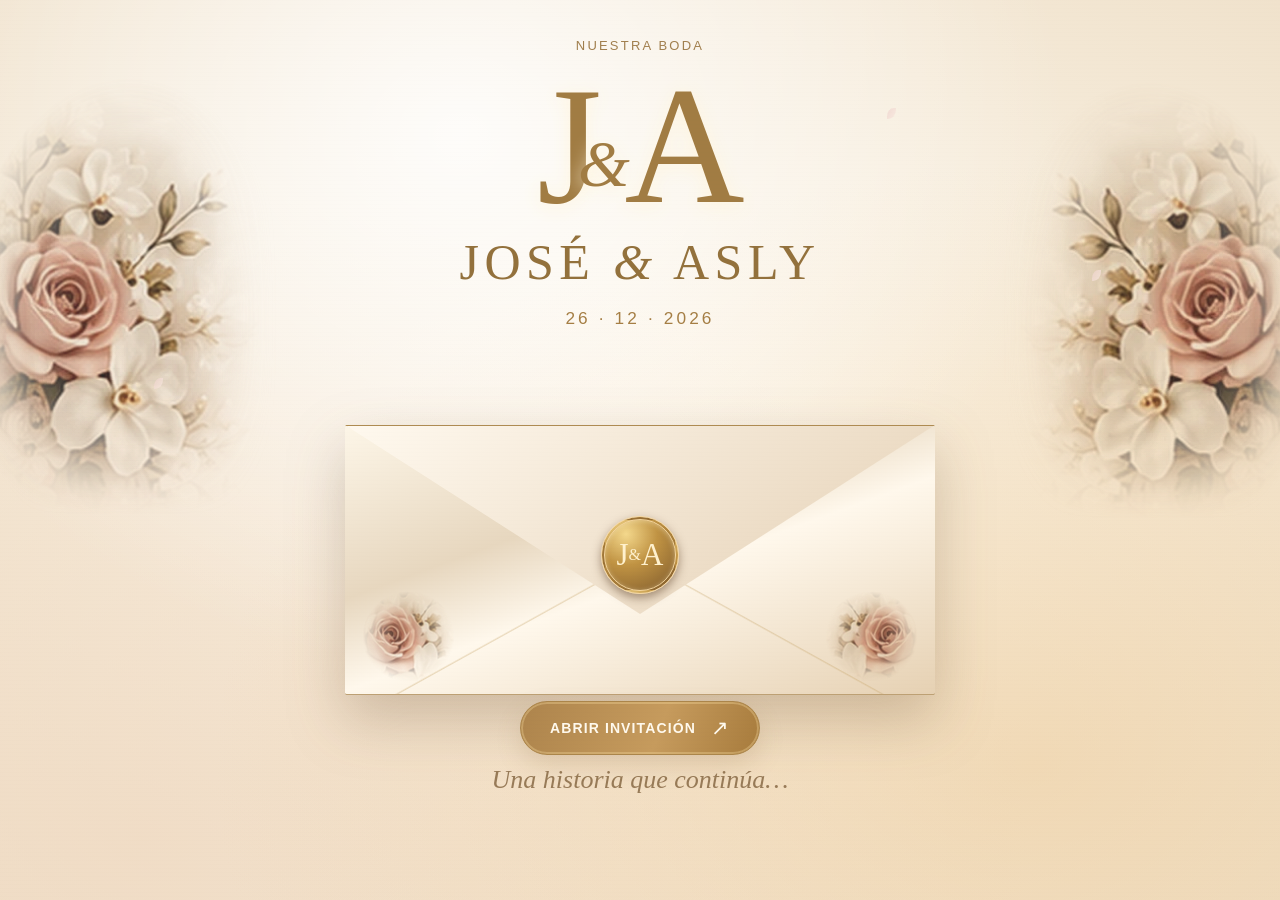
<file: invitacion/index.html>
<!doctype html>
<html lang="es">
<head>
  <meta charset="utf-8">
  <meta name="viewport" content="width=device-width,initial-scale=1">
  <meta name="theme-color" content="#f6f0e5">
  <title>José &amp; Asly | Nuestra boda</title>
  <meta name="description" content="26 de diciembre de 2026 · Con mucho amor queremos compartir contigo este día tan especial.">
  <meta property="og:type" content="website">
  <meta property="og:locale" content="es_CO">
  <meta property="og:site_name" content="José &amp; Asly">
  <meta property="og:title" content="José &amp; Asly | Nuestra boda">
  <meta property="og:description" content="26 de diciembre de 2026 · Con mucho amor queremos compartir contigo este día tan especial.">
  <meta property="og:url" content="https://aslyzabaleta.github.io/BODA-JOSE-ASLY-2026/invitacion/">
  <meta property="og:image" content="https://aslyzabaleta.github.io/BODA-JOSE-ASLY-2026/assets/vista-previa-jose-asly.jpg">
  <meta property="og:image:secure_url" content="https://aslyzabaleta.github.io/BODA-JOSE-ASLY-2026/assets/vista-previa-jose-asly.jpg">
  <meta property="og:image:type" content="image/jpeg">
  <meta property="og:image:width" content="1200">
  <meta property="og:image:height" content="630">
  <meta property="og:image:alt" content="José y Asly · Nuestra boda · 26 de diciembre de 2026">
  <meta name="twitter:card" content="summary_large_image">
  <meta name="twitter:title" content="José &amp; Asly | Nuestra boda">
  <meta name="twitter:description" content="26 de diciembre de 2026 · Con mucho amor queremos compartir contigo este día tan especial.">
  <meta name="twitter:image" content="https://aslyzabaleta.github.io/BODA-JOSE-ASLY-2026/assets/vista-previa-jose-asly.jpg">
  <style>
    html,body{height:100%;margin:0}
    body{display:grid;place-items:center;text-align:center;background:#f6f0e5;color:#886642;font-family:Georgia,serif;padding:20px;box-sizing:border-box}
    main{max-width:460px}
    h1{font-size:clamp(40px,8vw,58px);font-weight:400;margin:0 0 10px}
    p{font-size:19px;line-height:1.45}
    a{color:#886642;text-underline-offset:4px}
  </style>
</head>
<body>
  <main>
    <h1>José &amp; Asly</h1>
    <p>26 · 12 · 2026</p>
    <p>Abriendo nuestra invitación…</p>
    <p><a href="https://aslyzabaleta.github.io/BODA-JOSE-ASLY-2026/">Abrir invitación</a></p>
  </main>
  <script>window.location.replace("https://aslyzabaleta.github.io/BODA-JOSE-ASLY-2026/");</script>
</body>
</html>
</file>
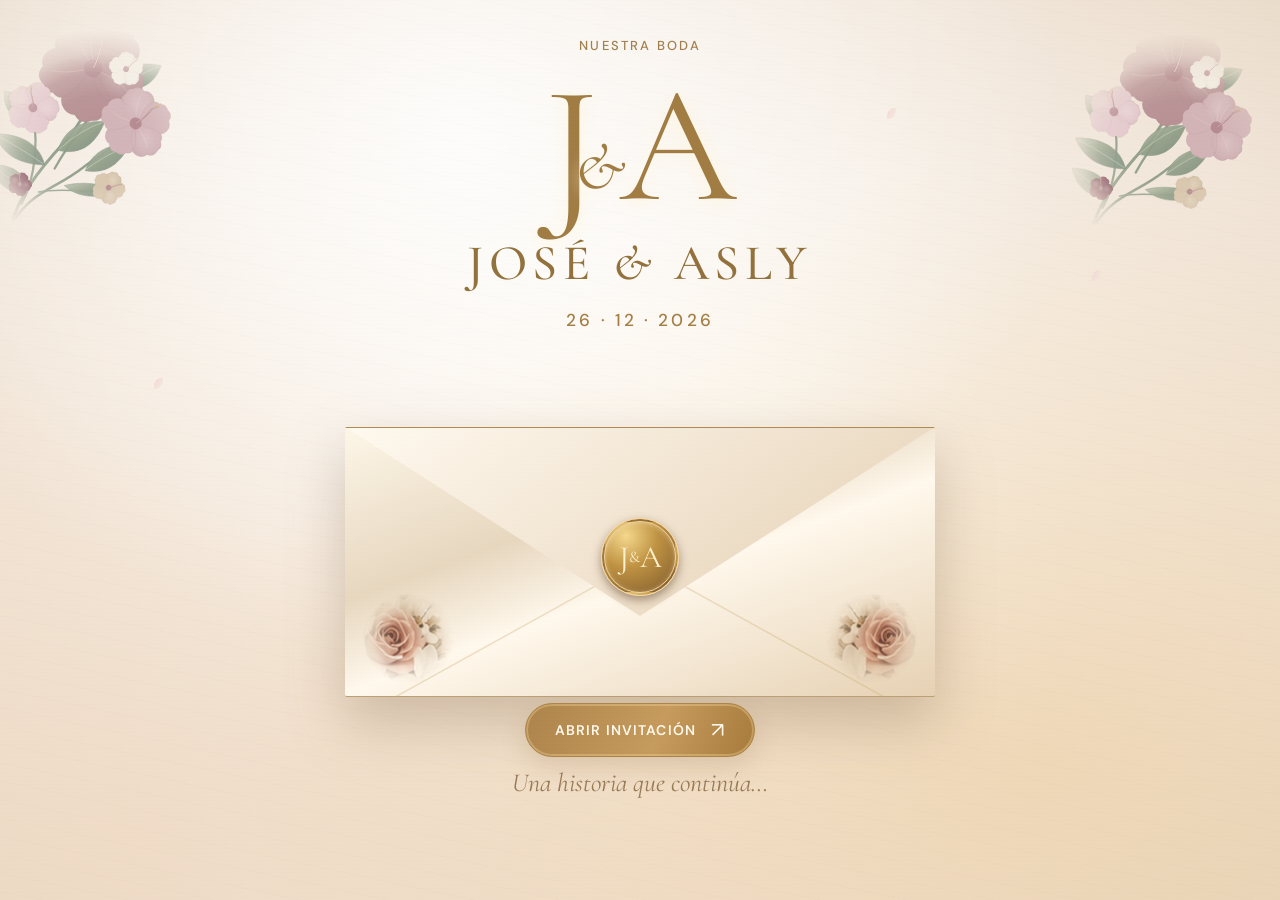
<file: prueba-concepto/index.html>
<!doctype html>
<html lang="es">
<head>
<base href="../">
<meta name="robots" content="noindex, nofollow">
<meta charset="utf-8">
<meta name="viewport" content="width=device-width,initial-scale=1,viewport-fit=cover">
<meta http-equiv="Cache-Control" content="no-cache, no-store, must-revalidate">
<meta http-equiv="Pragma" content="no-cache">
<meta http-equiv="Expires" content="0">
<meta name="theme-color" content="#f6f0e5">
<meta name="description" content="26 de diciembre de 2026 · Con mucho amor queremos compartir contigo este día tan especial.">
<link rel="canonical" href="https://aslyzabaleta.github.io/BODA-JOSE-ASLY-2026/">
<meta property="og:type" content="website">
<meta property="og:site_name" content="José &amp; Asly">
<meta property="og:title" content="José &amp; Asly | Nuestra boda">
<meta property="og:description" content="26 de diciembre de 2026 · Con mucho amor queremos compartir contigo este día tan especial.">
<meta property="og:url" content="https://aslyzabaleta.github.io/BODA-JOSE-ASLY-2026/">
<meta property="og:image" content="https://aslyzabaleta.github.io/BODA-JOSE-ASLY-2026/assets/vista-previa-jose-asly.jpg">
<meta property="og:image:secure_url" content="https://aslyzabaleta.github.io/BODA-JOSE-ASLY-2026/assets/vista-previa-jose-asly.jpg">
<meta property="og:image:type" content="image/jpeg">
<meta property="og:image:width" content="1200">
<meta property="og:image:height" content="630">
<meta property="og:image:alt" content="José y Asly, nuestra boda, 26 de diciembre de 2026">
<meta name="twitter:card" content="summary_large_image">
<meta name="twitter:title" content="José &amp; Asly | Nuestra boda">
<meta name="twitter:description" content="26 de diciembre de 2026 · Con mucho amor queremos compartir contigo este día tan especial.">
<meta name="twitter:image" content="https://aslyzabaleta.github.io/BODA-JOSE-ASLY-2026/assets/vista-previa-jose-asly.jpg">
<meta name="twitter:image:alt" content="José y Asly, nuestra boda, 26 de diciembre de 2026">
<title>José &amp; Asly | Nuestra boda</title>
<link rel="preconnect" href="https://fonts.googleapis.com">
<link rel="preconnect" href="https://fonts.gstatic.com" crossorigin>
<link href="https://fonts.googleapis.com/css2?family=Cormorant+Garamond:ital,wght@0,400;0,500;0,600;1,400;1,500&family=DM+Sans:wght@400;500;600&display=swap" rel="stylesheet">
<link rel="stylesheet" href="styles.css">
<link rel="stylesheet" href="readability.css?v=20261012-4">
<link rel="stylesheet" href="cinema-refinements.css">
<link rel="stylesheet" href="wardrobe-gallery.css?v=20261012-12">
<link rel="stylesheet" href="foto-apertura.css?v=20261012-2">
<link rel="stylesheet" href="flores-delicadas.css?v=20261012-9">
<link rel="stylesheet" href="escenas-editoriales.css?v=20261014-1">
<link rel="stylesheet" href="vestuario-nuevo.css?v=20261013-1">
<link rel="stylesheet" href="presentacion-papeleria.css?v=20261013-3">
<link rel="stylesheet" href="vestuario-siluetas.css?v=20261013-4">
<link rel="stylesheet" href="vestuario-aprobado.css?v=20261013-5">
<link rel="stylesheet" href="ajustes-superposiciones-movil.css?v=20261013-10">
<link rel="stylesheet" href="vestuario-nativo.css?v=20261013-13">
<link rel="stylesheet" href="flores-esquinas-integradas.css?v=20261013-11">
<link rel="stylesheet" href="flores-sin-bordes-final.css?v=20261013-12">
<link rel="stylesheet" href="lugares-unificados.css?v=20261013-15">
<link rel="stylesheet" href="movimiento-web-invitacion.css?v=20261015-2">
<link rel="stylesheet" href="tonos-reservados-abanico.css?v=20261015-3">
<link rel="stylesheet" href="concepto-mojana-prueba.css?v=20261023-1">
<script defer src="config.js?v=20261014-1"></script>
<script defer src="script.js?v=20261015-1"></script>
<script defer src="movimiento-web-invitacion.js?v=20261015-3"></script>
</head>
<body class="concepto-mojana">
<div class="reading-progress" id="readingProgress" aria-hidden="true"></div>
<button id="musicToggle" class="music-toggle" type="button" aria-label="Pausar o reanudar música" hidden><span aria-hidden="true">♫</span><span class="music-label">Pausar música</span></button>
<main id="mainContent">
<!-- PORTADA: escena de apertura, no una página PDF -->
<section class="scene cover" id="portada" aria-label="Abrir invitación">
  <div class="ambience" aria-hidden="true"></div><div class="film-grain" aria-hidden="true"></div>
  <img class="blooms blooms-cover-left" src="assets/ramito-cayenas-mojana.svg" alt="" aria-hidden="true">
  <img class="blooms blooms-cover-right" src="assets/ramito-cayenas-mojana.svg" alt="" aria-hidden="true">
  <div class="dust dust-one" aria-hidden="true"></div><div class="dust dust-two" aria-hidden="true"></div><div class="dust dust-three" aria-hidden="true"></div>
  <div class="cover-heading">
    <p class="eyebrow" data-reveal>NUESTRA BODA</p>
    <div class="monogram" aria-label="J y A" data-reveal>J<span>&</span>A</div>
    <p class="cover-names" data-reveal>JOSÉ <span>&</span> ASLY</p>
    <p class="small-date" data-reveal>26 · 12 · 2026</p>
  </div>
  <div class="envelope-stage">
    <div id="envelope" class="envelope" aria-hidden="true">
      <div class="envelope-back"></div>
      <div class="envelope-lining"></div>
      <div class="portrait-card" id="portraitCard"><div class="portrait-photo" id="mainPhoto"><img class="portrait-photo-image" src="imagen.png?v=20261012-2" alt="José y Asly juntos, fotografía para la invitación de su boda" fetchpriority="high" decoding="async"></div><div class="portrait-caption">EL DÍA DE NUESTRO SÍ <span>26 · 12 · 2026</span></div></div>
      <div class="envelope-flap"></div>
      <div class="envelope-front"><span class="envelope-photo-flower envelope-photo-flower-left" aria-hidden="true"></span><span class="envelope-photo-flower envelope-photo-flower-right" aria-hidden="true"></span></div>
      <div class="envelope-seal">J<span>&</span>A</div>
    </div>
  </div>
  <button class="cta open-cta" id="openInvite" type="button">ABRIR INVITACIÓN <span aria-hidden="true">↗</span></button>
  <p class="cover-subtitle" id="coverHint">Una historia que continúa…</p>
</section>
<div id="invitationContent" class="invitation-content" inert>
<section class="scene intro animated-scene" id="presentacion">
  <img src="assets/ramito-cayenas-mojana.svg" class="moj-bouquet moj-bouquet--intro" alt="" aria-hidden="true">
  <div class="ambience" aria-hidden="true"></div><img class="blooms blooms-right" src="assets/ramito-cayenas-mojana.svg" alt="" aria-hidden="true">
  <div class="scene-inner center intro-storyline">
    <div class="intro-paper-card">
    <div class="fine-line reveal" aria-hidden="true"></div>
    <p class="intro-heading reveal">Lo nuestro sigue floreciendo...</p>
    <p class="intro-anticipation reveal">Después de tanto tiempo esperando su momento...</p>
    <p class="intro-invitation reveal">Esta invitación por fin llega a tus manos.</p>
    <h1 class="hero-names intro-couple reveal">José <em>&amp;</em> Asly</h1>
    <p class="intro-promise reveal">Y ahora damos el paso que tanto soñamos.</p>
    <div class="gold-dash reveal" aria-hidden="true">✧</div>
    <p class="guide intro-guide reveal">Desliza para descubrir nuestra historia.</p>
    <span class="down-arrow reveal" aria-hidden="true">↓</span>
    </div>
  </div>
</section>
<section class="scene story animated-scene" id="historia">
  <img src="assets/ramito-cayenas-mojana.svg" class="moj-bouquet moj-bouquet--historia" alt="" aria-hidden="true">
  <img class="blooms blooms-left" src="assets/ramito-cayenas-mojana.svg" alt="" aria-hidden="true">
  <div class="scene-inner story-editorial">
    <p class="story-eyebrow reveal">UN CAPÍTULO DE NOSOTROS</p>
    <div class="story-composition">
      <div class="story-words">
        <div class="story-year reveal"><span>DESDE</span><strong>2015</strong></div>
        <h2 class="story-title reveal">Nuestra <em>historia</em></h2>
        <p class="story-quote reveal">Hay historias de amor que no solo se cuentan, se viven…</p>
        <p class="story-narrative reveal">Desde 2015, cuando la vida nos cruzó en el momento perfecto, comenzó una historia llena de risas, aprendizaje, aventura y mucho amor.</p>
      </div>
      <div class="story-memory-board reveal" aria-label="Nuestros recuerdos, espacio para dos fotografías">
        <p class="story-memory-heading">NUESTROS RECUERDOS</p>
        <div class="story-pictures">
          <div class="film-photo" id="storyPhoto1"><span>Pronto, nuestra fotografía</span></div>
          <div class="film-photo" id="storyPhoto2"><span>Otro recuerdo por compartir</span></div>
        </div>
        <span class="story-archive-seal" aria-hidden="true">J &amp; A</span>
        <p class="story-memory-caption">Un lugar para los momentos que nos trajeron hasta aquí.</p>
      </div>
    </div>
    <div class="story-final-note reveal"><span class="note-glyph" aria-hidden="true">✧</span><p>Crecimos, cambiamos, aprendimos <em>y seguimos eligiéndonos.</em></p></div>
  </div>
</section>
<section class="scene scripture animated-scene" id="mensaje">
  <img class="blooms chapter-flower flower-scripture-a" src="assets/ramito-cayenas-mojana.svg" alt="" aria-hidden="true">
  <img class="blooms chapter-flower flower-scripture-b" src="assets/ramito-cayenas-mojana.svg" alt="" aria-hidden="true">
  <div class="cinema-glow" aria-hidden="true"></div><div class="scene-inner center"><span class="gilded-symbol reveal">✦</span><blockquote class="reveal">«Por encima de todo, vístanse de amor, que es el vínculo perfecto».</blockquote><p class="verse-reference reveal">Colosenses 3:14</p><div class="fine-line reveal"></div></div>
</section>
<!-- Una experiencia continua: ceremonia y recepción juntas; fotografías ORIGINALES sin recortes. -->
<section class="scene locations animated-scene" id="lugares" aria-labelledby="venueDuoTitle">
  <img src="assets/sombrero-vueltiao-mojana.svg" class="moj-hat moj-hat--vueltiao" alt="" aria-hidden="true">
  <div class="venue-floral-field" aria-hidden="true">
    <img class="blooms location-bloom bloom-one" src="assets/ramito-cayenas-mojana.svg" alt="">
    <img class="blooms location-bloom bloom-two" src="assets/ramito-cayenas-mojana.svg" alt="">
    <img class="blooms location-bloom bloom-three" src="assets/ramito-cayenas-mojana.svg" alt="">
    <img class="blooms location-bloom bloom-four" src="assets/ramito-cayenas-mojana.svg" alt="">
  </div>
  <div class="scene-inner locations-inner">
    <header class="venue-duo-heading reveal">
      <p class="venue-duo-eyebrow">DOS MOMENTOS, UN MISMO DÍA</p>
      <h2 class="venue-duo-title" id="venueDuoTitle">Los lugares de nuestro gran día</h2>
      <p class="venue-duo-subtitle">De nuestro sí a nuestra celebración</p>
    </header>
    <div class="venue-duo-layout">
      <article class="venue-duo-card reveal" id="ceremonia" aria-labelledby="venueChurchTitle">
        <figure class="venue-duo-photo venue-duo-photo-church">
          <img src="assets/iglesia-san-jose-majagual.webp" alt="Iglesia San José de Majagual, fachada amarilla y techo verde" loading="lazy" decoding="async">
        </figure>
        <div class="venue-duo-copy">
          <p class="venue-duo-kicker">CEREMONIA RELIGIOSA</p>
          <h3 class="venue-duo-card-title" id="venueChurchTitle">Nuestro sí ante Dios</h3>
          <span class="venue-duo-rule" aria-hidden="true"></span>
          <p class="venue-duo-place">Iglesia San José de Majagual</p>
          <p class="venue-duo-meta">Hora por confirmar</p>
        </div>
      </article>
      <div class="venue-duo-connector" aria-hidden="true"><span>✦</span></div>
      <img src="assets/ramito-cayenas-mojana.svg" class="moj-bouquet moj-bouquet--union" alt="" aria-hidden="true">
      <article class="venue-duo-card reveal" id="recepcion" aria-labelledby="venueReceptionTitle">
        <figure class="venue-duo-photo venue-duo-photo-reception">
          <img src="assets/gastro-bar-majagua.webp" alt="Fotografía real del Gastro-bar Majagua, letrero luminoso MAJAGUA" loading="lazy" decoding="async">
        </figure>
        <div class="venue-duo-copy">
          <p class="venue-duo-kicker">RECEPCIÓN</p>
          <h3 class="venue-duo-card-title" id="venueReceptionTitle">Y después, celebremos juntos</h3>
          <span class="venue-duo-rule" aria-hidden="true"></span>
          <p class="venue-duo-place">Gastro - bar Majagua</p>
          <p class="venue-duo-meta">Barrio Panama</p>
          <p class="venue-duo-meta">Hora por confirmar</p>
        </div>
      </article>
    </div>
  </div>
</section>
<section class="scene countdown animated-scene" id="cuenta-regresiva"><img class="blooms blooms-right" src="assets/ramito-cayenas-mojana.svg" alt="" aria-hidden="true"><div class="scene-inner center"><p class="eyebrow reveal">CADA DÍA MÁS CERCA</p><h2 class="section-title reveal">Faltan</h2><div class="count-units reveal"><div><strong id="days">—</strong><small>DÍAS</small></div><div><strong id="hours">—</strong><small>HORAS</small></div><div><strong id="minutes">—</strong><small>MINUTOS</small></div><div><strong id="seconds">—</strong><small>SEGUNDOS</small></div></div><p class="fine-note reveal" id="countNote">Para decir “sí, acepto” frente a Dios, nuestra familia y amigos.</p></div></section>
<section class="scene adults animated-scene" id="solo-adultos">
  <img class="blooms chapter-flower flower-adults" src="assets/ramito-cayenas-mojana.svg" alt="" aria-hidden="true">
  <div class="scene-inner center adults-editorial">
    <div class="adults-paper reveal">
      <span class="adults-mark" aria-hidden="true">✧</span>
      <p class="adults-kicker">UN DETALLE DE NUESTRA CELEBRACIÓN</p>
      <h2 class="adults-title">Una celebración <em>para adultos</em></h2>
      <p class="adults-message">Hemos preparado un encuentro pensado especialmente para compartir con nuestros invitados adultos. Agradecemos de corazón tu comprensión.</p>
      <p class="adults-signoff">Con cariño, José &amp; Asly</p>
    </div>
  </div>
</section>
<section class="scene dress animated-scene" id="vestuario">
  <img class="blooms chapter-flower flower-dress" src="assets/ramito-cayenas-mojana.svg" alt="" aria-hidden="true">
  <div class="scene-inner center dress-approved-inner">
    <div class="dress-native">
      <h2 class="dress-native-title">Código de vestimenta</h2>
      <p class="dress-native-kicker">ETIQUETA SEMIFORMAL</p>
      <div class="dress-native-group">
        <p class="dress-native-category">PARA ELLAS</p>
        <h3 class="dress-native-subtitle">Vestidos y conjuntos</h3>
        <div class="dress-native-figures" aria-label="Cuatro referencias de vestuario femenino">
          <figure class="dress-native-figure"><img src="assets/vestuario/estilo-1.webp?v=20261013-9" alt="Vestido amarillo de un hombro" loading="lazy" decoding="async"></figure>
          <figure class="dress-native-figure"><img src="assets/vestuario/estilo-2.webp?v=20261013-9" alt="Vestido largo floral estampado" loading="lazy" decoding="async"></figure>
          <figure class="dress-native-figure"><img src="assets/vestuario/estilo-3.webp?v=20261013-9" alt="Enterizo verde oliva" loading="lazy" decoding="async"></figure>
          <figure class="dress-native-figure"><img src="assets/vestuario/estilo-4.webp?v=20261013-9" alt="Conjunto claro con capa azul" loading="lazy" decoding="async"></figure>
        </div>
        <p class="dress-native-copy">Vestido de cóctel, conjunto largo o midi, en telas fluidas y frescas (lino, seda, chifón, etc.).</p>
        <p class="dress-native-copy">Puedes usar estampados y colores vibrantes. No usar ropa corta ni los colores reservados.</p>
        <p class="dress-native-copy">Usa zapatos cómodos y elegantes (puedes usar plataformas).</p>
      </div>
      <div class="dress-native-group">
        <p class="dress-native-category">PARA ELLOS</p>
        <h3 class="dress-native-subtitle">Camisas y pantalones</h3>
        <div class="dress-native-figures" aria-label="Cuatro referencias de vestuario masculino">
          <figure class="dress-native-figure"><img src="assets/vestuario/estilo-5.webp?v=20261013-9" alt="Guayabera clara con pantalón gris" loading="lazy" decoding="async"></figure>
          <figure class="dress-native-figure"><img src="assets/vestuario/estilo-6.webp?v=20261013-9" alt="Camisa verde oliva" loading="lazy" decoding="async"></figure>
          <figure class="dress-native-figure"><img src="assets/vestuario/estilo-7.webp?v=20261013-9" alt="Camisa azul con pantalón beige" loading="lazy" decoding="async"></figure>
          <figure class="dress-native-figure"><img src="assets/vestuario/estilo-8.webp?v=20261013-9" alt="Camisa rosada con pantalón claro" loading="lazy" decoding="async"></figure>
        </div>
        <p class="dress-native-copy">Camisa de manga larga o corta, en lino, algodón o guayabera; pantalón de vestir o semiclásico en dril o lino. Colores neutros o claros (café, blanco, beige o negro).</p>
        <p class="dress-native-copy">Usa zapatos cómodos y elegantes.</p>
      </div>
      <p class="dress-native-note">Estas imágenes son referencias de estilo. Consulta los tonos reservados a continuación.</p>
      <p class="dress-native-more"><a href="https://pin.it/28LJ5DxJf" target="_blank" rel="noopener noreferrer" aria-label="Más referencias de vestuario en Pinterest (se abre en otra pestaña)">Más referencias <span aria-hidden="true">↗</span></a></p>
    </div>
  </div>
</section>
<section class="scene reserved animated-scene" id="tonos-reservados" aria-labelledby="reservedTitle">
  <img src="assets/ramito-cayenas-mojana.svg" class="moj-bouquet moj-bouquet--tonos" alt="" aria-hidden="true">
  <img class="blooms chapter-flower flower-reserved" src="assets/ramito-cayenas-mojana.svg" alt="" aria-hidden="true">
  <div class="scene-inner center reserved-composition">
    <p class="eyebrow reserved-eyebrow reveal">DETALLES DE NUESTRA CELEBRACIÓN</p>
    <span class="reserved-ornament" aria-hidden="true">✧</span>
    <div class="reserved-stage">
      <div class="reserved-letter-wrap">
        <div class="reserved-letter-envelope" aria-hidden="true"></div>
        <article class="reserved-letter" aria-labelledby="reservedTitle">
          <h2 class="reserved-letter-title" id="reservedTitle">Tonos <em>reservados</em></h2>
          <p class="reserved-letter-message">Estos tonos están reservados para nuestra celebración. Por favor, evita usarlos en tu vestuario.</p>
        </article>
      </div>
      <figure class="reserved-fan-figure">
        <svg class="reserved-fan-svg" viewBox="0 0 540 365" xmlns="http://www.w3.org/2000/svg" role="img" aria-labelledby="reservedFanTitle reservedFanDesc">
  <title id="reservedFanTitle">Abanico abierto José y Asly</title>
  <desc id="reservedFanDesc">Abanico plegable realista con treinta y tres pliegues, varillas de madera, once tonos reservados y un pequeño grabado José y Asly.</desc>
  <defs>
    <linearGradient id="fan-bamboo" x1="0%" y1="0%" x2="100%" y2="25%">
      <stop offset="0" stop-color="#af895c"/>
      <stop offset=".18" stop-color="#e3c995"/>
      <stop offset=".49" stop-color="#f4ddb0"/>
      <stop offset=".74" stop-color="#c7a471"/>
      <stop offset="1" stop-color="#97724b"/>
    </linearGradient>
    <linearGradient id="fan-paper-fold" x1="0%" y1="0%" x2="100%" y2="0%">
      <stop offset="0" stop-color="#fff" stop-opacity=".65"/>
      <stop offset=".45" stop-color="#fff" stop-opacity=".05"/>
      <stop offset=".8" stop-color="#564338" stop-opacity=".12"/>
      <stop offset="1" stop-color="#3d302c" stop-opacity=".25"/>
    </linearGradient>
    <radialGradient id="fan-joint">
      <stop offset="0" stop-color="#f7e4bd"/>
      <stop offset=".5" stop-color="#ceb078"/>
      <stop offset="1" stop-color="#8a653b"/>
    </radialGradient>
  </defs>
  <g class="fan-silk" aria-hidden="true">
    <g class="reserved-fan-color-group"><title>Blanco</title>
<path class="reserved-fan-color" d="M 158.92 295.36 L 29.33 265.44 A 247 247 0 0 1 34.65 246.04 L 161.38 286.4 A 114 114 0 0 0 158.92 295.36 Z" fill="#ffffff" stroke="#a98b6d" stroke-opacity=".20" stroke-width=".6"/>
<path d="M 158.92 295.36 L 29.33 265.44 A 247 247 0 0 1 34.65 246.04 L 161.38 286.4 A 114 114 0 0 0 158.92 295.36 Z" fill="url(#fan-paper-fold)" opacity=".24"/>
<path d="M 156.97 294.91 L 30.3 265.66" stroke="#fffdf4" stroke-width=".8" opacity=".55" fill="none"/>
<path class="reserved-fan-color" d="M 161.38 286.4 L 34.65 246.04 A 247 247 0 0 1 41.53 227.14 L 164.55 277.68 A 114 114 0 0 0 161.38 286.4 Z" fill="#ffffff" stroke="#a98b6d" stroke-opacity=".20" stroke-width=".6"/>
<path d="M 161.38 286.4 L 34.65 246.04 A 247 247 0 0 1 41.53 227.14 L 164.55 277.68 A 114 114 0 0 0 161.38 286.4 Z" fill="url(#fan-paper-fold)" opacity=".38"/>
<path d="M 159.47 285.8 L 35.6 246.34" stroke="#fffdf4" stroke-width=".8" opacity=".55" fill="none"/>
<path class="reserved-fan-color" d="M 164.55 277.68 L 41.53 227.14 A 247 247 0 0 1 49.92 208.86 L 168.43 269.25 A 114 114 0 0 0 164.55 277.68 Z" fill="#ffffff" stroke="#a98b6d" stroke-opacity=".20" stroke-width=".6"/>
<path d="M 164.55 277.68 L 41.53 227.14 A 247 247 0 0 1 49.92 208.86 L 168.43 269.25 A 114 114 0 0 0 164.55 277.68 Z" fill="url(#fan-paper-fold)" opacity=".24"/>
<path d="M 162.7 276.92 L 42.45 227.52" stroke="#fffdf4" stroke-width=".8" opacity=".55" fill="none"/>
</g>
<g class="reserved-fan-color-group"><title>Marfil</title>
<path class="reserved-fan-color" d="M 168.43 269.25 L 49.92 208.86 A 247 247 0 0 1 59.77 191.33 L 172.97 261.15 A 114 114 0 0 0 168.43 269.25 Z" fill="#f7f2e7" stroke="#a98b6d" stroke-opacity=".20" stroke-width=".6"/>
<path d="M 168.43 269.25 L 49.92 208.86 A 247 247 0 0 1 59.77 191.33 L 172.97 261.15 A 114 114 0 0 0 168.43 269.25 Z" fill="url(#fan-paper-fold)" opacity=".24"/>
<path d="M 166.64 268.34 L 50.81 209.32" stroke="#fffdf4" stroke-width=".8" opacity=".55" fill="none"/>
<path class="reserved-fan-color" d="M 172.97 261.15 L 59.77 191.33 A 247 247 0 0 1 71.02 174.66 L 178.16 253.46 A 114 114 0 0 0 172.97 261.15 Z" fill="#f7f2e7" stroke="#a98b6d" stroke-opacity=".20" stroke-width=".6"/>
<path d="M 172.97 261.15 L 59.77 191.33 A 247 247 0 0 1 71.02 174.66 L 178.16 253.46 A 114 114 0 0 0 172.97 261.15 Z" fill="url(#fan-paper-fold)" opacity=".38"/>
<path d="M 171.27 260.1 L 60.63 191.86" stroke="#fffdf4" stroke-width=".8" opacity=".55" fill="none"/>
<path class="reserved-fan-color" d="M 178.16 253.46 L 71.02 174.66 A 247 247 0 0 1 83.59 158.95 L 183.96 246.21 A 114 114 0 0 0 178.16 253.46 Z" fill="#f7f2e7" stroke="#a98b6d" stroke-opacity=".20" stroke-width=".6"/>
<path d="M 178.16 253.46 L 71.02 174.66 A 247 247 0 0 1 83.59 158.95 L 183.96 246.21 A 114 114 0 0 0 178.16 253.46 Z" fill="url(#fan-paper-fold)" opacity=".24"/>
<path d="M 176.55 252.27 L 71.83 175.25" stroke="#fffdf4" stroke-width=".8" opacity=".55" fill="none"/>
</g>
<g class="reserved-fan-color-group"><title>Crema</title>
<path class="reserved-fan-color" d="M 183.96 246.21 L 83.59 158.95 A 247 247 0 0 1 97.39 144.32 L 190.33 239.46 A 114 114 0 0 0 183.96 246.21 Z" fill="#ece0ca" stroke="#a98b6d" stroke-opacity=".20" stroke-width=".6"/>
<path d="M 183.96 246.21 L 83.59 158.95 A 247 247 0 0 1 97.39 144.32 L 190.33 239.46 A 114 114 0 0 0 183.96 246.21 Z" fill="url(#fan-paper-fold)" opacity=".24"/>
<path d="M 182.45 244.9 L 84.34 159.61" stroke="#fffdf4" stroke-width=".8" opacity=".55" fill="none"/>
<path class="reserved-fan-color" d="M 190.33 239.46 L 97.39 144.32 A 247 247 0 0 1 112.33 130.87 L 197.23 233.25 A 114 114 0 0 0 190.33 239.46 Z" fill="#ece0ca" stroke="#a98b6d" stroke-opacity=".20" stroke-width=".6"/>
<path d="M 190.33 239.46 L 97.39 144.32 A 247 247 0 0 1 112.33 130.87 L 197.23 233.25 A 114 114 0 0 0 190.33 239.46 Z" fill="url(#fan-paper-fold)" opacity=".38"/>
<path d="M 188.94 238.03 L 98.09 145.04" stroke="#fffdf4" stroke-width=".8" opacity=".55" fill="none"/>
<path class="reserved-fan-color" d="M 197.23 233.25 L 112.33 130.87 A 247 247 0 0 1 128.33 118.67 L 204.61 227.62 A 114 114 0 0 0 197.23 233.25 Z" fill="#ece0ca" stroke="#a98b6d" stroke-opacity=".20" stroke-width=".6"/>
<path d="M 197.23 233.25 L 112.33 130.87 A 247 247 0 0 1 128.33 118.67 L 204.61 227.62 A 114 114 0 0 0 197.23 233.25 Z" fill="url(#fan-paper-fold)" opacity=".24"/>
<path d="M 195.95 231.71 L 112.97 131.64" stroke="#fffdf4" stroke-width=".8" opacity=".55" fill="none"/>
</g>
<g class="reserved-fan-color-group"><title>Champagne</title>
<path class="reserved-fan-color" d="M 204.61 227.62 L 128.33 118.67 A 247 247 0 0 1 145.26 107.81 L 212.43 222.61 A 114 114 0 0 0 204.61 227.62 Z" fill="#dac4a3" stroke="#a98b6d" stroke-opacity=".20" stroke-width=".6"/>
<path d="M 204.61 227.62 L 128.33 118.67 A 247 247 0 0 1 145.26 107.81 L 212.43 222.61 A 114 114 0 0 0 204.61 227.62 Z" fill="url(#fan-paper-fold)" opacity=".24"/>
<path d="M 203.47 225.98 L 128.9 119.49" stroke="#fffdf4" stroke-width=".8" opacity=".55" fill="none"/>
<path class="reserved-fan-color" d="M 212.43 222.61 L 145.26 107.81 A 247 247 0 0 1 163.02 98.37 L 220.62 218.25 A 114 114 0 0 0 212.43 222.61 Z" fill="#dac4a3" stroke="#a98b6d" stroke-opacity=".20" stroke-width=".6"/>
<path d="M 212.43 222.61 L 145.26 107.81 A 247 247 0 0 1 163.02 98.37 L 220.62 218.25 A 114 114 0 0 0 212.43 222.61 Z" fill="url(#fan-paper-fold)" opacity=".38"/>
<path d="M 211.42 220.88 L 145.76 108.68" stroke="#fffdf4" stroke-width=".8" opacity=".55" fill="none"/>
<path class="reserved-fan-color" d="M 220.62 218.25 L 163.02 98.37 A 247 247 0 0 1 181.48 90.41 L 229.15 214.57 A 114 114 0 0 0 220.62 218.25 Z" fill="#dac4a3" stroke="#a98b6d" stroke-opacity=".20" stroke-width=".6"/>
<path d="M 220.62 218.25 L 163.02 98.37 A 247 247 0 0 1 181.48 90.41 L 229.15 214.57 A 114 114 0 0 0 220.62 218.25 Z" fill="url(#fan-paper-fold)" opacity=".24"/>
<path d="M 219.76 216.45 L 163.45 99.27" stroke="#fffdf4" stroke-width=".8" opacity=".55" fill="none"/>
</g>
<g class="reserved-fan-color-group"><title>Dorado</title>
<path class="reserved-fan-color" d="M 229.15 214.57 L 181.48 90.41 A 247 247 0 0 1 200.54 83.97 L 237.94 211.6 A 114 114 0 0 0 229.15 214.57 Z" fill="#caa65f" stroke="#a98b6d" stroke-opacity=".20" stroke-width=".6"/>
<path d="M 229.15 214.57 L 181.48 90.41 A 247 247 0 0 1 200.54 83.97 L 237.94 211.6 A 114 114 0 0 0 229.15 214.57 Z" fill="url(#fan-paper-fold)" opacity=".24"/>
<path d="M 228.43 212.7 L 181.84 91.34" stroke="#fffdf4" stroke-width=".8" opacity=".55" fill="none"/>
<path class="reserved-fan-color" d="M 237.94 211.6 L 200.54 83.97 A 247 247 0 0 1 220.05 79.1 L 246.95 209.36 A 114 114 0 0 0 237.94 211.6 Z" fill="#caa65f" stroke="#a98b6d" stroke-opacity=".20" stroke-width=".6"/>
<path d="M 237.94 211.6 L 200.54 83.97 A 247 247 0 0 1 220.05 79.1 L 246.95 209.36 A 114 114 0 0 0 237.94 211.6 Z" fill="url(#fan-paper-fold)" opacity=".38"/>
<path d="M 237.38 209.68 L 200.82 84.93" stroke="#fffdf4" stroke-width=".8" opacity=".55" fill="none"/>
<path class="reserved-fan-color" d="M 246.95 209.36 L 220.05 79.1 A 247 247 0 0 1 239.9 75.84 L 256.11 207.85 A 114 114 0 0 0 246.95 209.36 Z" fill="#caa65f" stroke="#a98b6d" stroke-opacity=".20" stroke-width=".6"/>
<path d="M 246.95 209.36 L 220.05 79.1 A 247 247 0 0 1 239.9 75.84 L 256.11 207.85 A 114 114 0 0 0 246.95 209.36 Z" fill="url(#fan-paper-fold)" opacity=".24"/>
<path d="M 246.54 207.4 L 220.25 80.08" stroke="#fffdf4" stroke-width=".8" opacity=".55" fill="none"/>
</g>
<g class="reserved-fan-color-group"><title>Rosa pálido</title>
<path class="reserved-fan-color" d="M 256.11 207.85 L 239.9 75.84 A 247 247 0 0 1 259.94 74.2 L 265.36 207.09 A 114 114 0 0 0 256.11 207.85 Z" fill="#e9c6ce" stroke="#a98b6d" stroke-opacity=".20" stroke-width=".6"/>
<path d="M 256.11 207.85 L 239.9 75.84 A 247 247 0 0 1 259.94 74.2 L 265.36 207.09 A 114 114 0 0 0 256.11 207.85 Z" fill="url(#fan-paper-fold)" opacity=".24"/>
<path d="M 255.86 205.86 L 240.02 76.83" stroke="#fffdf4" stroke-width=".8" opacity=".55" fill="none"/>
<path class="reserved-fan-color" d="M 265.36 207.09 L 259.94 74.2 A 247 247 0 0 1 280.06 74.2 L 274.64 207.09 A 114 114 0 0 0 265.36 207.09 Z" fill="#e9c6ce" stroke="#a98b6d" stroke-opacity=".20" stroke-width=".6"/>
<path d="M 265.36 207.09 L 259.94 74.2 A 247 247 0 0 1 280.06 74.2 L 274.64 207.09 A 114 114 0 0 0 265.36 207.09 Z" fill="url(#fan-paper-fold)" opacity=".38"/>
<path d="M 265.28 205.1 L 259.98 75.2" stroke="#fffdf4" stroke-width=".8" opacity=".55" fill="none"/>
<path class="reserved-fan-color" d="M 274.64 207.09 L 280.06 74.2 A 247 247 0 0 1 300.1 75.84 L 283.89 207.85 A 114 114 0 0 0 274.64 207.09 Z" fill="#e9c6ce" stroke="#a98b6d" stroke-opacity=".20" stroke-width=".6"/>
<path d="M 274.64 207.09 L 280.06 74.2 A 247 247 0 0 1 300.1 75.84 L 283.89 207.85 A 114 114 0 0 0 274.64 207.09 Z" fill="url(#fan-paper-fold)" opacity=".24"/>
<path d="M 274.72 205.1 L 280.02 75.2" stroke="#fffdf4" stroke-width=".8" opacity=".55" fill="none"/>
</g>
<g class="reserved-fan-color-group"><title>Rosa empolvado</title>
<path class="reserved-fan-color" d="M 283.89 207.85 L 300.1 75.84 A 247 247 0 0 1 319.95 79.1 L 293.05 209.36 A 114 114 0 0 0 283.89 207.85 Z" fill="#d5adb3" stroke="#a98b6d" stroke-opacity=".20" stroke-width=".6"/>
<path d="M 283.89 207.85 L 300.1 75.84 A 247 247 0 0 1 319.95 79.1 L 293.05 209.36 A 114 114 0 0 0 283.89 207.85 Z" fill="url(#fan-paper-fold)" opacity=".24"/>
<path d="M 284.14 205.86 L 299.98 76.83" stroke="#fffdf4" stroke-width=".8" opacity=".55" fill="none"/>
<path class="reserved-fan-color" d="M 293.05 209.36 L 319.95 79.1 A 247 247 0 0 1 339.46 83.97 L 302.06 211.6 A 114 114 0 0 0 293.05 209.36 Z" fill="#d5adb3" stroke="#a98b6d" stroke-opacity=".20" stroke-width=".6"/>
<path d="M 293.05 209.36 L 319.95 79.1 A 247 247 0 0 1 339.46 83.97 L 302.06 211.6 A 114 114 0 0 0 293.05 209.36 Z" fill="url(#fan-paper-fold)" opacity=".38"/>
<path d="M 293.46 207.4 L 319.75 80.08" stroke="#fffdf4" stroke-width=".8" opacity=".55" fill="none"/>
<path class="reserved-fan-color" d="M 302.06 211.6 L 339.46 83.97 A 247 247 0 0 1 358.52 90.41 L 310.85 214.57 A 114 114 0 0 0 302.06 211.6 Z" fill="#d5adb3" stroke="#a98b6d" stroke-opacity=".20" stroke-width=".6"/>
<path d="M 302.06 211.6 L 339.46 83.97 A 247 247 0 0 1 358.52 90.41 L 310.85 214.57 A 114 114 0 0 0 302.06 211.6 Z" fill="url(#fan-paper-fold)" opacity=".24"/>
<path d="M 302.62 209.68 L 339.18 84.93" stroke="#fffdf4" stroke-width=".8" opacity=".55" fill="none"/>
</g>
<g class="reserved-fan-color-group"><title>Rosa viejo</title>
<path class="reserved-fan-color" d="M 310.85 214.57 L 358.52 90.41 A 247 247 0 0 1 376.98 98.37 L 319.38 218.25 A 114 114 0 0 0 310.85 214.57 Z" fill="#b7858b" stroke="#a98b6d" stroke-opacity=".20" stroke-width=".6"/>
<path d="M 310.85 214.57 L 358.52 90.41 A 247 247 0 0 1 376.98 98.37 L 319.38 218.25 A 114 114 0 0 0 310.85 214.57 Z" fill="url(#fan-paper-fold)" opacity=".24"/>
<path d="M 311.57 212.7 L 358.16 91.34" stroke="#fffdf4" stroke-width=".8" opacity=".55" fill="none"/>
<path class="reserved-fan-color" d="M 319.38 218.25 L 376.98 98.37 A 247 247 0 0 1 394.74 107.81 L 327.57 222.61 A 114 114 0 0 0 319.38 218.25 Z" fill="#b7858b" stroke="#a98b6d" stroke-opacity=".20" stroke-width=".6"/>
<path d="M 319.38 218.25 L 376.98 98.37 A 247 247 0 0 1 394.74 107.81 L 327.57 222.61 A 114 114 0 0 0 319.38 218.25 Z" fill="url(#fan-paper-fold)" opacity=".38"/>
<path d="M 320.24 216.45 L 376.55 99.27" stroke="#fffdf4" stroke-width=".8" opacity=".55" fill="none"/>
<path class="reserved-fan-color" d="M 327.57 222.61 L 394.74 107.81 A 247 247 0 0 1 411.67 118.67 L 335.39 227.62 A 114 114 0 0 0 327.57 222.61 Z" fill="#b7858b" stroke="#a98b6d" stroke-opacity=".20" stroke-width=".6"/>
<path d="M 327.57 222.61 L 394.74 107.81 A 247 247 0 0 1 411.67 118.67 L 335.39 227.62 A 114 114 0 0 0 327.57 222.61 Z" fill="url(#fan-paper-fold)" opacity=".24"/>
<path d="M 328.58 220.88 L 394.24 108.68" stroke="#fffdf4" stroke-width=".8" opacity=".55" fill="none"/>
</g>
<g class="reserved-fan-color-group"><title>Rosa malva</title>
<path class="reserved-fan-color" d="M 335.39 227.62 L 411.67 118.67 A 247 247 0 0 1 427.67 130.87 L 342.77 233.25 A 114 114 0 0 0 335.39 227.62 Z" fill="#ac8695" stroke="#a98b6d" stroke-opacity=".20" stroke-width=".6"/>
<path d="M 335.39 227.62 L 411.67 118.67 A 247 247 0 0 1 427.67 130.87 L 342.77 233.25 A 114 114 0 0 0 335.39 227.62 Z" fill="url(#fan-paper-fold)" opacity=".24"/>
<path d="M 336.53 225.98 L 411.1 119.49" stroke="#fffdf4" stroke-width=".8" opacity=".55" fill="none"/>
<path class="reserved-fan-color" d="M 342.77 233.25 L 427.67 130.87 A 247 247 0 0 1 442.61 144.32 L 349.67 239.46 A 114 114 0 0 0 342.77 233.25 Z" fill="#ac8695" stroke="#a98b6d" stroke-opacity=".20" stroke-width=".6"/>
<path d="M 342.77 233.25 L 427.67 130.87 A 247 247 0 0 1 442.61 144.32 L 349.67 239.46 A 114 114 0 0 0 342.77 233.25 Z" fill="url(#fan-paper-fold)" opacity=".38"/>
<path d="M 344.05 231.71 L 427.03 131.64" stroke="#fffdf4" stroke-width=".8" opacity=".55" fill="none"/>
<path class="reserved-fan-color" d="M 349.67 239.46 L 442.61 144.32 A 247 247 0 0 1 456.41 158.95 L 356.04 246.21 A 114 114 0 0 0 349.67 239.46 Z" fill="#ac8695" stroke="#a98b6d" stroke-opacity=".20" stroke-width=".6"/>
<path d="M 349.67 239.46 L 442.61 144.32 A 247 247 0 0 1 456.41 158.95 L 356.04 246.21 A 114 114 0 0 0 349.67 239.46 Z" fill="url(#fan-paper-fold)" opacity=".24"/>
<path d="M 351.06 238.03 L 441.91 145.04" stroke="#fffdf4" stroke-width=".8" opacity=".55" fill="none"/>
</g>
<g class="reserved-fan-color-group"><title>Vino / Borgoña</title>
<path class="reserved-fan-color" d="M 356.04 246.21 L 456.41 158.95 A 247 247 0 0 1 468.98 174.66 L 361.84 253.46 A 114 114 0 0 0 356.04 246.21 Z" fill="#752d43" stroke="#a98b6d" stroke-opacity=".20" stroke-width=".6"/>
<path d="M 356.04 246.21 L 456.41 158.95 A 247 247 0 0 1 468.98 174.66 L 361.84 253.46 A 114 114 0 0 0 356.04 246.21 Z" fill="url(#fan-paper-fold)" opacity=".24"/>
<path d="M 357.55 244.9 L 455.66 159.61" stroke="#fffdf4" stroke-width=".8" opacity=".55" fill="none"/>
<path class="reserved-fan-color" d="M 361.84 253.46 L 468.98 174.66 A 247 247 0 0 1 480.23 191.33 L 367.03 261.15 A 114 114 0 0 0 361.84 253.46 Z" fill="#752d43" stroke="#a98b6d" stroke-opacity=".20" stroke-width=".6"/>
<path d="M 361.84 253.46 L 468.98 174.66 A 247 247 0 0 1 480.23 191.33 L 367.03 261.15 A 114 114 0 0 0 361.84 253.46 Z" fill="url(#fan-paper-fold)" opacity=".38"/>
<path d="M 363.45 252.27 L 468.17 175.25" stroke="#fffdf4" stroke-width=".8" opacity=".55" fill="none"/>
<path class="reserved-fan-color" d="M 367.03 261.15 L 480.23 191.33 A 247 247 0 0 1 490.08 208.86 L 371.57 269.25 A 114 114 0 0 0 367.03 261.15 Z" fill="#752d43" stroke="#a98b6d" stroke-opacity=".20" stroke-width=".6"/>
<path d="M 367.03 261.15 L 480.23 191.33 A 247 247 0 0 1 490.08 208.86 L 371.57 269.25 A 114 114 0 0 0 367.03 261.15 Z" fill="url(#fan-paper-fold)" opacity=".24"/>
<path d="M 368.73 260.1 L 479.37 191.86" stroke="#fffdf4" stroke-width=".8" opacity=".55" fill="none"/>
</g>
<g class="reserved-fan-color-group"><title>Negro</title>
<path class="reserved-fan-color" d="M 371.57 269.25 L 490.08 208.86 A 247 247 0 0 1 498.47 227.14 L 375.45 277.68 A 114 114 0 0 0 371.57 269.25 Z" fill="#232323" stroke="#a98b6d" stroke-opacity=".20" stroke-width=".6"/>
<path d="M 371.57 269.25 L 490.08 208.86 A 247 247 0 0 1 498.47 227.14 L 375.45 277.68 A 114 114 0 0 0 371.57 269.25 Z" fill="url(#fan-paper-fold)" opacity=".24"/>
<path d="M 373.36 268.34 L 489.19 209.32" stroke="#fffdf4" stroke-width=".8" opacity=".55" fill="none"/>
<path class="reserved-fan-color" d="M 375.45 277.68 L 498.47 227.14 A 247 247 0 0 1 505.35 246.04 L 378.62 286.4 A 114 114 0 0 0 375.45 277.68 Z" fill="#232323" stroke="#a98b6d" stroke-opacity=".20" stroke-width=".6"/>
<path d="M 375.45 277.68 L 498.47 227.14 A 247 247 0 0 1 505.35 246.04 L 378.62 286.4 A 114 114 0 0 0 375.45 277.68 Z" fill="url(#fan-paper-fold)" opacity=".38"/>
<path d="M 377.3 276.92 L 497.55 227.52" stroke="#fffdf4" stroke-width=".8" opacity=".55" fill="none"/>
<path class="reserved-fan-color" d="M 378.62 286.4 L 505.35 246.04 A 247 247 0 0 1 510.67 265.44 L 381.08 295.36 A 114 114 0 0 0 378.62 286.4 Z" fill="#232323" stroke="#a98b6d" stroke-opacity=".20" stroke-width=".6"/>
<path d="M 378.62 286.4 L 505.35 246.04 A 247 247 0 0 1 510.67 265.44 L 381.08 295.36 A 114 114 0 0 0 378.62 286.4 Z" fill="url(#fan-paper-fold)" opacity=".24"/>
<path d="M 380.53 285.8 L 504.4 246.34" stroke="#fffdf4" stroke-width=".8" opacity=".55" fill="none"/>
</g>
    <path d="M 29.33 265.44 A 247 247 0 0 1 510.67 265.44" fill="none" stroke="#ac8c63" stroke-width="2" stroke-linecap="round"/>
    <path d="M 158.92 295.36 A 114 114 0 0 1 381.08 295.36" fill="none" stroke="#997449" stroke-width="1.7"/>
  </g>
  <g class="fan-bamboo-ribs" aria-hidden="true">
    <path d="M 270 321 L 158.92 295.36 A 114 114 0 0 1 381.08 295.36 Z" fill="#e8ce9e" fill-opacity=".20"/>
    <path d="M 257.41 322.2 L 27.62 268.43 Q 25.43 264.54 29.1 261.99 L 259.21 314.4 Z" fill="url(#fan-bamboo)" stroke="#a17c51" stroke-width=".42"/>
<circle cx="186.2" cy="301.65" r="1.1" fill="#765334" opacity=".50"/>
<path d="M 257.96 319.27 L 152.41 284.91 Q 149.94 282.76 153.19 282.43 L 259.18 315.45 Z" fill="url(#fan-bamboo)" stroke="#a17c51" stroke-width=".42"/>
<path d="M 258.14 318.29 L 155.74 275.46 Q 153.45 273.12 156.72 273.06 L 259.66 314.59 Z" fill="url(#fan-bamboo)" stroke="#a17c51" stroke-width=".42"/>
<circle cx="190.45" cy="288.32" r="1.1" fill="#765334" opacity=".50"/>
<path d="M 258.4 317.33 L 159.82 266.32 Q 157.73 263.8 161 264 L 260.22 313.77 Z" fill="url(#fan-bamboo)" stroke="#a17c51" stroke-width=".42"/>
<path d="M 258.74 316.4 L 164.63 257.54 Q 162.76 254.85 165.99 255.32 L 260.84 313 Z" fill="url(#fan-bamboo)" stroke="#a17c51" stroke-width=".42"/>
<circle cx="196.8" cy="275.85" r="1.1" fill="#765334" opacity=".50"/>
<path d="M 259.15 315.5 L 170.14 249.17 Q 168.5 246.35 171.68 247.07 L 261.51 312.28 Z" fill="url(#fan-bamboo)" stroke="#a17c51" stroke-width=".42"/>
<path d="M 259.63 314.64 L 176.32 241.28 Q 174.91 238.34 178.02 239.32 L 262.25 311.62 Z" fill="url(#fan-bamboo)" stroke="#a17c51" stroke-width=".42"/>
<circle cx="205.09" cy="264.58" r="1.1" fill="#765334" opacity=".50"/>
<path d="M 260.18 313.82 L 183.11 233.93 Q 181.95 230.87 184.97 232.11 L 263.04 311.02 Z" fill="url(#fan-bamboo)" stroke="#a17c51" stroke-width=".42"/>
<path d="M 260.8 313.04 L 190.49 227.15 Q 189.57 224.01 192.49 225.49 L 263.88 310.48 Z" fill="url(#fan-bamboo)" stroke="#a17c51" stroke-width=".42"/>
<circle cx="215.1" cy="254.8" r="1.1" fill="#765334" opacity=".50"/>
<path d="M 261.48 312.32 L 198.39 220.99 Q 197.73 217.79 200.51 219.49 L 264.76 310.02 Z" fill="url(#fan-bamboo)" stroke="#a17c51" stroke-width=".42"/>
<path d="M 262.21 311.65 L 206.76 215.5 Q 206.37 212.25 209 214.18 L 265.67 309.63 Z" fill="url(#fan-bamboo)" stroke="#a17c51" stroke-width=".42"/>
<circle cx="226.57" cy="246.77" r="1.1" fill="#765334" opacity=".50"/>
<path d="M 263 311.05 L 215.55 210.7 Q 215.43 207.43 217.89 209.58 L 266.6 309.31 Z" fill="url(#fan-bamboo)" stroke="#a17c51" stroke-width=".42"/>
<path d="M 263.83 310.52 L 224.71 206.64 Q 224.85 203.37 227.13 205.7 L 267.57 309.08 Z" fill="url(#fan-bamboo)" stroke="#a17c51" stroke-width=".42"/>
<circle cx="239.18" cy="240.71" r="1.1" fill="#765334" opacity=".50"/>
<path d="M 264.71 310.04 L 234.16 203.33 Q 234.57 200.09 236.66 202.59 L 268.55 308.92 Z" fill="url(#fan-bamboo)" stroke="#a17c51" stroke-width=".42"/>
<path d="M 265.61 309.65 L 243.86 200.8 Q 244.52 197.6 246.4 200.28 L 269.53 308.85 Z" fill="url(#fan-bamboo)" stroke="#a17c51" stroke-width=".42"/>
<circle cx="252.61" cy="236.78" r="1.1" fill="#765334" opacity=".50"/>
<path d="M 266.55 309.33 L 253.72 199.08 Q 254.64 195.94 256.3 198.76 L 270.53 308.85 Z" fill="url(#fan-bamboo)" stroke="#a17c51" stroke-width=".42"/>
<path d="M 267.51 309.09 L 263.69 198.15 Q 264.87 195.1 266.29 198.05 L 271.51 308.93 Z" fill="url(#fan-bamboo)" stroke="#a17c51" stroke-width=".42"/>
<circle cx="266.5" cy="235.07" r="1.1" fill="#765334" opacity=".50"/>
<path d="M 268.49 308.93 L 273.71 198.05 Q 275.13 195.1 276.31 198.15 L 272.49 309.09 Z" fill="url(#fan-bamboo)" stroke="#a17c51" stroke-width=".42"/>
<path d="M 269.47 308.85 L 283.7 198.76 Q 285.36 195.94 286.28 199.08 L 273.45 309.33 Z" fill="url(#fan-bamboo)" stroke="#a17c51" stroke-width=".42"/>
<circle cx="280.48" cy="235.64" r="1.1" fill="#765334" opacity=".50"/>
<path d="M 270.47 308.85 L 293.6 200.28 Q 295.48 197.6 296.14 200.8 L 274.39 309.65 Z" fill="url(#fan-bamboo)" stroke="#a17c51" stroke-width=".42"/>
<path d="M 271.45 308.92 L 303.34 202.59 Q 305.43 200.09 305.84 203.33 L 275.29 310.04 Z" fill="url(#fan-bamboo)" stroke="#a17c51" stroke-width=".42"/>
<circle cx="294.19" cy="238.47" r="1.1" fill="#765334" opacity=".50"/>
<path d="M 272.43 309.08 L 312.87 205.7 Q 315.15 203.37 315.29 206.64 L 276.17 310.52 Z" fill="url(#fan-bamboo)" stroke="#a17c51" stroke-width=".42"/>
<path d="M 273.4 309.31 L 322.11 209.58 Q 324.57 207.43 324.45 210.7 L 277 311.05 Z" fill="url(#fan-bamboo)" stroke="#a17c51" stroke-width=".42"/>
<circle cx="307.25" cy="243.49" r="1.1" fill="#765334" opacity=".50"/>
<path d="M 274.33 309.63 L 331 214.18 Q 333.63 212.25 333.24 215.5 L 277.79 311.65 Z" fill="url(#fan-bamboo)" stroke="#a17c51" stroke-width=".42"/>
<path d="M 275.24 310.02 L 339.49 219.49 Q 342.27 217.79 341.61 220.99 L 278.52 312.32 Z" fill="url(#fan-bamboo)" stroke="#a17c51" stroke-width=".42"/>
<circle cx="319.33" cy="250.55" r="1.1" fill="#765334" opacity=".50"/>
<path d="M 276.12 310.48 L 347.51 225.49 Q 350.43 224.01 349.51 227.15 L 279.2 313.04 Z" fill="url(#fan-bamboo)" stroke="#a17c51" stroke-width=".42"/>
<path d="M 276.96 311.02 L 355.03 232.11 Q 358.05 230.87 356.89 233.93 L 279.82 313.82 Z" fill="url(#fan-bamboo)" stroke="#a17c51" stroke-width=".42"/>
<circle cx="330.1" cy="259.49" r="1.1" fill="#765334" opacity=".50"/>
<path d="M 277.75 311.62 L 361.98 239.32 Q 365.09 238.34 363.68 241.28 L 280.37 314.64 Z" fill="url(#fan-bamboo)" stroke="#a17c51" stroke-width=".42"/>
<path d="M 278.49 312.28 L 368.32 247.07 Q 371.5 246.35 369.86 249.17 L 280.85 315.5 Z" fill="url(#fan-bamboo)" stroke="#a17c51" stroke-width=".42"/>
<circle cx="339.28" cy="270.05" r="1.1" fill="#765334" opacity=".50"/>
<path d="M 279.16 313 L 374.01 255.32 Q 377.24 254.85 375.37 257.54 L 281.26 316.4 Z" fill="url(#fan-bamboo)" stroke="#a17c51" stroke-width=".42"/>
<path d="M 279.78 313.77 L 379 264 Q 382.27 263.8 380.18 266.32 L 281.6 317.33 Z" fill="url(#fan-bamboo)" stroke="#a17c51" stroke-width=".42"/>
<circle cx="346.63" cy="281.96" r="1.1" fill="#765334" opacity=".50"/>
<path d="M 280.34 314.59 L 383.28 273.06 Q 386.55 273.12 384.26 275.46 L 281.86 318.29 Z" fill="url(#fan-bamboo)" stroke="#a17c51" stroke-width=".42"/>
<path d="M 280.82 315.45 L 386.81 282.43 Q 390.06 282.76 387.59 284.91 L 282.04 319.27 Z" fill="url(#fan-bamboo)" stroke="#a17c51" stroke-width=".42"/>
<circle cx="351.94" cy="294.9" r="1.1" fill="#765334" opacity=".50"/>
<path d="M 280.79 314.4 L 510.9 261.99 Q 514.57 264.54 512.38 268.43 L 282.59 322.2 Z" fill="url(#fan-bamboo)" stroke="#a17c51" stroke-width=".42"/>
    <circle cx="270" cy="321" r="11" fill="#ad8857" stroke="#755633" stroke-width="1"/>
    <circle cx="270" cy="321" r="7" fill="url(#fan-joint)"/>
  </g>
  <g class="reserved-fan-name" aria-hidden="true" transform="rotate(10 334 309)">
    <rect x="272" y="295" width="135" height="24" rx="6" fill="url(#fan-bamboo)" stroke="#9c764d" stroke-width="1"/>
    <path d="M280 299 H399" stroke="#fff3d9" stroke-width=".9" opacity=".76" fill="none"/>
    <text x="339" y="311.5" text-anchor="middle" dominant-baseline="middle" font-family="'Cormorant Garamond',Georgia,serif" font-size="16" font-style="italic" fill="#6f4e2d">José &amp; Asly</text>
  </g>
</svg>
      </figure>
    </div>
    <details class="reserved-tones-disclosure">
      <summary>Ver nombres de los 11 tonos</summary>
      <ul class="reserved-tones-list" aria-label="Tonos reservados para mujeres">
        <li><i class="reserved-tone-dot" style="--tone:#ffffff" aria-hidden="true"></i>Blanco</li>
<li><i class="reserved-tone-dot" style="--tone:#f7f2e7" aria-hidden="true"></i>Marfil</li>
<li><i class="reserved-tone-dot" style="--tone:#ece0ca" aria-hidden="true"></i>Crema</li>
<li><i class="reserved-tone-dot" style="--tone:#dac4a3" aria-hidden="true"></i>Champagne</li>
<li><i class="reserved-tone-dot" style="--tone:#caa65f" aria-hidden="true"></i>Dorado</li>
<li><i class="reserved-tone-dot" style="--tone:#e9c6ce" aria-hidden="true"></i>Rosa pálido</li>
<li><i class="reserved-tone-dot" style="--tone:#d5adb3" aria-hidden="true"></i>Rosa empolvado</li>
<li><i class="reserved-tone-dot" style="--tone:#b7858b" aria-hidden="true"></i>Rosa viejo</li>
<li><i class="reserved-tone-dot" style="--tone:#ac8695" aria-hidden="true"></i>Rosa malva</li>
<li><i class="reserved-tone-dot" style="--tone:#752d43" aria-hidden="true"></i>Vino / Borgoña</li>
<li><i class="reserved-tone-dot" style="--tone:#232323" aria-hidden="true"></i>Negro</li>
      </ul>
    </details>
    <aside class="reserved-note-card" aria-label="Aclaraciones del código de vestimenta">
      <p class="reserved-red-note">El rojo queda libre para los invitados.</p>
      <span class="reserved-card-divider" aria-hidden="true"></span>
      <p class="reserved-men-note">Para los hombres se permiten blanco, café, negro y beige.</p>
    </aside>
  </div>
</section>
<section class="scene gifts animated-scene" id="lluvia">
  <img src="assets/sombrero-blanco-mojana.svg" class="moj-hat moj-hat--blanco" alt="" aria-hidden="true"><img class="blooms blooms-left" src="assets/ramito-cayenas-mojana.svg" alt="" aria-hidden="true"><div class="scene-inner center"><p class="eyebrow reveal">CON CARIÑO</p><h2 class="section-title reveal">Lluvia de sobres</h2><div class="gift-envelope reveal" aria-label="Sobre crema con sello dorado"><div class="gift-flap"></div><div class="gift-seal">J<span>&</span>A</div></div></div></section>
<section class="scene rsvp animated-scene" id="confirmacion"><img class="blooms chapter-flower flower-rsvp" src="assets/ramito-cayenas-mojana.svg" alt="" aria-hidden="true"><div class="scene-inner center"><p class="eyebrow reveal">QUEREMOS CONTAR CONTIGO</p><h2 class="section-title reveal">¿Nos acompañas?</h2><p class="body-copy reveal">Queremos celebrar este día junto a ti. Confirma tu asistencia para que podamos esperarte y preparar todo con mucho cariño.</p><form id="rsvpForm" class="rsvp-form reveal"><label for="guestName">TU NOMBRE</label><input id="guestName" autocomplete="name" required maxlength="100" placeholder="Nombre y apellido"><label for="attendance">¿ASISTIRÁS?</label><select id="attendance"><option value="Sí">Sí, asistiré</option><option value="No">No podré asistir</option></select><label for="companions">ASISTIRÉ CON (OPCIONAL)</label><input id="companions" maxlength="200" placeholder="Nombres de acompañantes"><label for="guestCount">NÚMERO DE PERSONAS</label><input id="guestCount" type="number" min="1" max="20" value="1" required><p id="quotaNote" class="fine-note">Los cupos individuales se habilitarán cuando incorporemos la lista de invitados.</p><button class="cta" type="submit">CONFIRMAR ASISTENCIA <span aria-hidden="true">↗</span></button><p class="form-status" id="rsvpStatus" role="status" aria-live="polite"></p></form></div></section>
<section class="scene ending animated-scene" id="cierre">
  <img src="assets/ramito-cayenas-mojana.svg" class="moj-bouquet moj-bouquet--cierre" alt="" aria-hidden="true"><div class="ambience" aria-hidden="true"></div><img class="blooms blooms-right" src="assets/ramito-cayenas-mojana.svg" alt="" aria-hidden="true"><div class="scene-inner center"><span class="gilded-symbol reveal">✧</span><p class="eyebrow reveal">CON TODO NUESTRO AMOR</p><h2 class="hero-names reveal">José <em>&</em> Asly</h2><p class="small-date reveal">26 · 12 · 2026</p><p class="body-copy reveal">Gracias por ser parte de nuestra historia.</p><p class="serif-italic reveal">Los esperamos para celebrar el amor, la vida y el comienzo de nuestro para siempre.</p><div class="fine-line reveal"></div></div></section>
</div></main>
<audio id="musicPlayer" preload="none"></audio>
</body>
</html>
</file>
<file: styles.css>
:root{--ivory:#f7f0e5;--warm:#fffaf0;--cream:#efe3cf;--gold:#a67e43;--goldlight:#e4ca99;--ink:#604c36;--muted:#8a735a;--rose:#b88785;--line:rgba(164,123,62,.38)}
*{box-sizing:border-box}html{scroll-behavior:smooth;scroll-padding-top:25px}body{margin:0;background:#f5eddf;color:var(--ink);font-family:'Cormorant Garamond',Georgia,serif;font-size:clamp(21px,2.5vw,27px);overflow-x:hidden}button,input,select{font:inherit}button{cursor:pointer}button:focus-visible,input:focus-visible,select:focus-visible{outline:2px solid #a67e43;outline-offset:3px}button:disabled{opacity:.55;cursor:not-allowed}p{margin:0}main{width:100%;overflow:hidden}.reading-progress{position:fixed;top:0;left:0;width:0;height:3px;background:linear-gradient(90deg,#ad8447,#f1dbaa,#b68b51);z-index:100;box-shadow:0 1px 11px #94723c70;transition:width .1s linear}.scene{position:relative;isolation:isolate;min-height:86svh;overflow:hidden;background:radial-gradient(ellipse at 50% 43%,rgba(255,253,245,.98),rgba(247,240,229,.98) 65%,#f0e4d2);display:flex;align-items:center;justify-content:center;padding:clamp(90px,12vw,150px) 22px}.scene::before{content:'';position:absolute;inset:0;pointer-events:none;z-index:-1;opacity:.38;background-image:radial-gradient(#c3ab84 .5px,transparent .5px);background-size:8px 8px;mask-image:linear-gradient(90deg,transparent,#0009,transparent)}.scene:nth-of-type(even){background:radial-gradient(ellipse at 70% 40%,#fffdfa 0%,#f4e9d8 65%,#efe1ce)}.scene-inner{width:min(100%,760px);position:relative;z-index:3;text-align:center}.scene-inner.center{max-width:660px}.cover{min-height:100svh;min-height:100dvh;display:flex;flex-direction:column;justify-content:flex-start;padding:clamp(38px,7vh,75px) 20px 28px;background:radial-gradient(ellipse at 50% 52%,#fffaf0,#f0e2cc)}.ambience{position:absolute;inset:-20%;z-index:-2;pointer-events:none;background:radial-gradient(ellipse at 40% 25%,rgba(255,255,255,.85),transparent 40%),radial-gradient(ellipse at 72% 75%,rgba(235,197,142,.48),transparent 45%),radial-gradient(ellipse at 22% 81%,rgba(239,216,192,.7),transparent 45%);animation:ambientDrift 17s ease-in-out infinite alternate}.film-grain{position:absolute;inset:0;z-index:6;pointer-events:none;opacity:.15;mix-blend-mode:multiply;background:repeating-linear-gradient(0deg,transparent 0,transparent 3px,rgba(117,85,48,.09) 4px);}.blooms{position:absolute;width:clamp(148px,26vw,295px);height:auto;pointer-events:none;z-index:2;filter:drop-shadow(0 16px 15px rgba(114,76,55,.10));transform-origin:top left;animation:flowersFloat 10s ease-in-out infinite alternate}.blooms-cover-left{top:-10px;left:-18px}.blooms-cover-right{top:-6px;right:-18px;transform:none;transform-origin:top right;animation:flowersFloat 12s ease-in-out infinite alternate}.blooms-left{left:-22px;top:-30px}.blooms-right{right:-22px;bottom:-60px;transform:scale(-1,-1);transform-origin:center;animation:flowersFloatRight 11s ease-in-out infinite alternate}.dust{position:absolute;width:9px;height:11px;border-radius:75% 0 85% 5%;background:linear-gradient(120deg,#efd3cd,#f8e8df);z-index:3;opacity:.75;pointer-events:none;filter:blur(.45px);animation:petalDrift 14s ease-in-out infinite}.dust-one{left:12%;top:42%}.dust-two{right:14%;top:30%;animation-delay:-4s}.dust-three{right:30%;top:12%;animation-delay:-8s}.cover-heading{z-index:3;text-align:center;position:relative}.eyebrow{font:500 10px/1.8 'DM Sans',sans-serif;letter-spacing:.33em;color:#a17f4e;text-transform:uppercase;margin-bottom:12px}.monogram{font-weight:400;font-size:clamp(92px,17vw,143px);line-height:.93;color:#a17c43;letter-spacing:-.11em;text-shadow:0 3px 18px #fff5dd;margin-left:-.1em}.monogram span{font-size:.4em;vertical-align:middle;letter-spacing:0;margin:0 -.08em;font-style:italic}.cover-names{font-size:clamp(25px,5vw,40px);font-weight:500;letter-spacing:.16em;color:#93713c;margin-top:18px}.cover-names span{font-style:italic}.small-date{font:500 13px/2 'DM Sans',sans-serif;letter-spacing:.3em;color:#a57e44;margin-top:10px}.envelope-stage{width:min(84vw,405px);height:clamp(250px,37vh,345px);margin:14px auto 5px;position:relative;z-index:4;display:flex;align-items:flex-end;justify-content:center;perspective:1300px}.envelope{position:relative;width:100%;height:clamp(185px,23vh,235px);filter:drop-shadow(0 24px 28px rgba(91,65,34,.25));transform-style:preserve-3d;will-change:transform;animation:envelopeFloat 6s ease-in-out infinite alternate}.envelope-back,.envelope-front,.envelope-flap,.envelope-lining{position:absolute;inset:0;backface-visibility:hidden}.envelope-back{background:linear-gradient(120deg,#d8c4a3,#fef6e8 27%,#f0dfc7 73%,#dfc9a8);border:1px solid #ad8d55;z-index:1;border-radius:3px}.envelope-lining{inset:2px;z-index:2;clip-path:polygon(0 0,100% 0,50% 73%);background:linear-gradient(145deg,#bb9c66,#e6ce9c 43%,#cfab6b)}.envelope-front{clip-path:polygon(0 0,50% 55%,100% 0,100% 100%,0 100%);background:linear-gradient(160deg,#fdf6e8 0%,#e7d7bf 36%,#fff8ec 55%,#e6d1b3);border-bottom:1px solid #bda074;z-index:5;border-radius:2px}.envelope-front::after{content:'';position:absolute;inset:0;background:linear-gradient(151deg,transparent 49.7%,#c5a367 50%,transparent 50.2%),linear-gradient(29deg,transparent 49.7%,#c5a367 50%,transparent 50.2%);opacity:.35}.envelope-flap{background:linear-gradient(145deg,#fff9ef,#e0c9aa);clip-path:polygon(0 0,100% 0,50% 70%);border-top:1px solid #ae8b52;transform-origin:50% 0;transform:rotateX(0deg);transition:transform 1.35s cubic-bezier(.22,.62,.13,1);z-index:6}.envelope-seal,.gift-seal{position:absolute;top:48%;left:50%;transform:translate(-50%,-50%);width:65px;height:65px;border:4px double #f4d6a0;border-radius:50%;background:radial-gradient(circle at 30% 20%,#f4d88c,#c09343 42%,#987035 77%,#754e20);color:#fff1ce;display:flex;align-items:center;justify-content:center;z-index:7;font-size:31px;box-shadow:0 4px 10px #573a2080, inset 0 1px 5px #fff4cc6b;transition:opacity .3s,transform .65s}.envelope-seal span,.gift-seal span{font-size:16px}.portrait-card{position:absolute;left:12%;bottom:17px;width:76%;height:clamp(235px,29vh,295px);padding:9px 9px 7px;background:linear-gradient(#fffdfa,#fbf5e7);border:1px solid #ddc9a8;box-shadow:0 6px 13px #61482f22;z-index:3;transform:translateY(58px) scale(.78);opacity:0;transition:transform 1.9s cubic-bezier(.12,.68,.24,1),opacity .6s ease .5s;will-change:transform}.portrait-photo{height:84%;background:linear-gradient(140deg,#eee2d1,#fff5e8);display:flex;align-items:center;justify-content:center;text-align:center;padding:15px;color:#997953;font-size:19px;background-size:cover;background-position:center}.portrait-photo.has-photo span{display:none}.portrait-caption{height:16%;display:flex;align-items:center;justify-content:space-between;font:500 9px 'DM Sans',sans-serif;letter-spacing:.17em;color:#967642}.portrait-caption span{font-size:8px;letter-spacing:.07em}.cover.is-opening .envelope{animation:none}.cover.is-opening .envelope-flap{transform:rotateX(180deg);z-index:2}.cover.is-opening .envelope-seal{opacity:0;transform:translate(-50%,-70%) scale(.6)}.cover.is-opening .portrait-card{transform:translateY(-155px) scale(1);opacity:1;transition-delay:.55s}.cover.is-opening .open-cta{opacity:0;pointer-events:none;transform:translateY(12px)}.cover.is-opening .cover-subtitle{opacity:0}.cta{display:inline-flex;align-items:center;justify-content:center;gap:15px;padding:16px 29px;min-height:54px;border:1px solid #ab854a;border-radius:999px;color:#fff9ed;background:linear-gradient(110deg,#ad844c,#c69b5d 58%,#a77b3c);font:600 12px/1.3 'DM Sans',sans-serif;letter-spacing:.13em;box-shadow:inset 0 0 0 2px #f5db9f55,0 10px 24px #97724735;transition:transform .4s,box-shadow .4s,opacity .7s;text-decoration:none}.cta span{font-size:21px;font-weight:400;line-height:0}.cta:hover{transform:translateY(-3px);box-shadow:inset 0 0 0 2px #f5db9f66,0 13px 30px #97724756}.open-cta{z-index:5;position:relative;margin-top:17px}.cover-subtitle{font-size:21px;font-style:italic;margin-top:16px;color:#987b58;z-index:3;transition:opacity .4s}.invitation-content{display:none}.invitation-content.active{display:block}.intro,.ending{min-height:100svh}.scene .fine-line{width:92px;height:1px;background:linear-gradient(90deg,transparent,var(--gold),transparent);margin:26px auto}.hero-names{font-weight:400;font-size:clamp(68px,13vw,128px);line-height:1.04;color:#9a7540;margin:18px 0 12px;letter-spacing:-.05em;text-shadow:0 5px 19px #fff5d7}.hero-names em{font-size:.63em;color:#a67f49;font-weight:400}.gold-dash{color:#ab864c;font-size:28px;margin:26px}.guide{font-style:italic;color:#937d62;font-size:22px}.down-arrow{font-size:28px;color:#ad8649;display:inline-block;margin-top:18px;animation:arrowBreathe 2s infinite}.scene h2{font-weight:400;color:#916c3a}.section-title{font-size:clamp(45px,9vw,78px);line-height:1.07;margin:8px auto 32px}.statement{font-size:clamp(23px,4.4vw,36px);letter-spacing:.08em;line-height:1.23;color:#9d743d;max-width:615px;margin:0 auto 24px}.body-copy{font-size:clamp(24px,3.4vw,31px);line-height:1.42;max-width:620px;margin:0 auto 20px}.serif-italic{font-style:italic;font-size:clamp(29px,4vw,42px);line-height:1.25;color:#986d3a;max-width:590px;margin:18px auto 32px}.story-pictures{display:flex;justify-content:center;gap:clamp(8px,2.5vw,32px);margin-top:55px}.film-photo{width:min(43%,245px);aspect-ratio:4/5;box-shadow:0 12px 27px #87694a35;outline:1px solid #c3a16c;border:8px solid #fffaf0;background:linear-gradient(150deg,#e1d7c5,#fff9ef);background-size:cover;background-position:center;display:flex;justify-content:center;align-items:center;color:#9f896d;padding:9px;font-style:italic;font-size:18px}.film-photo:nth-child(1){transform:rotate(-5deg)}.film-photo:nth-child(2){transform:rotate(6deg) translateY(15px)}.film-photo.has-photo span{display:none}.scripture{min-height:86svh;background:radial-gradient(ellipse at center,#fffdf5,#f3e5ce)}.cinema-glow{position:absolute;width:80vw;height:80vw;max-width:700px;max-height:700px;top:50%;left:50%;transform:translate(-50%,-50%);border-radius:50%;background:radial-gradient(circle,#f7ebce9e,transparent 70%);pointer-events:none}.gilded-symbol{font-size:39px;color:#b18a4c}.scripture blockquote{font-weight:400;font-style:italic;font-size:clamp(35px,6.2vw,63px);line-height:1.2;color:#88673c;max-width:690px;margin:28px auto}.verse-reference{font:500 12px 'DM Sans',sans-serif;letter-spacing:.16em;color:#ad8449}.locations{display:block;min-height:auto;padding:120px 20px;background:linear-gradient(180deg,#f7efe2,#fffaf0 45%,#f2e3cf)}.locations-inner{max-width:840px}.locations .eyebrow{margin-bottom:46px}.location-block{display:grid;grid-template-columns:1fr 1fr;align-items:center;gap:0;min-height:clamp(330px,45vw,450px);margin:0 auto;max-width:820px;background:rgba(255,252,246,.44);box-shadow:0 22px 60px rgba(105,77,46,.09);border:1px solid rgba(175,131,65,.17);border-radius:3px;overflow:hidden}.location-image{width:100%;height:100%;min-height:380px;overflow:hidden;position:relative;background:#e4d6bd}.location-image::after{content:'';position:absolute;inset:0;background:linear-gradient(90deg,transparent 76%,rgba(255,248,238,.4));pointer-events:none}.location-image img{width:100%;height:100%;object-fit:cover;object-position:center center;display:block;filter:saturate(.96) contrast(1.02);transition:transform 12s ease;transform:scale(1.01)}.location-block.visible .location-image img{transform:scale(1.09)}.majagua-image{background:#2b201f}.majagua-image img{object-position:50% 42%;object-fit:contain;background:#18171a}.location-content{padding:40px 25px;text-align:center}.location-kicker{font:500 10px 'DM Sans',sans-serif;letter-spacing:.24em;color:#9c7743}.location-content h2{font-size:clamp(35px,5vw,52px);line-height:1.04;margin:19px 0 27px}.location-name{font-size:clamp(24px,3.5vw,34px);line-height:1.2;color:#735a37}.pending{font-size:23px;font-style:italic;color:#937957;margin-top:13px}.location-between{font-size:37px;color:#c29d61;margin:24px auto}.countdown{min-height:82svh}.count-units{display:flex;justify-content:center;gap:10px;margin:45px auto 22px}.count-units>div{width:clamp(63px,13vw,125px);aspect-ratio:1;border:1px solid #b68e56;border-radius:50%;display:flex;flex-direction:column;justify-content:center;align-items:center;background:rgba(255,253,245,.56);box-shadow:inset 0 0 0 5px #fcf6eb70}.count-units strong{font-weight:400;font-size:clamp(26px,5.4vw,55px);color:#95703b;line-height:1.2;font-variant-numeric:tabular-nums}.count-units small{font:500 clamp(8px,1.7vw,11px) 'DM Sans',sans-serif;letter-spacing:.09em;color:#8c734e}.fine-note{font:400 13px/1.65 'DM Sans',sans-serif;color:#8b765c;max-width:490px;margin:18px auto}.adults{min-height:78svh}.adults .body-copy{max-width:560px}.dress{min-height:93svh}.dress-grid{display:grid;grid-template-columns:1fr 1fr;gap:24px;text-align:center;margin-top:34px}.dress-item{padding:25px 14px;background:rgba(255,251,243,.55);border:1px solid rgba(182,139,81,.24)}.dress-item h3{font-size:37px;font-weight:500;color:#916c39;margin:5px 0 16px}.dress-item p{font-size:clamp(19px,2.4vw,25px);line-height:1.35;margin:9px auto}.dress-figure{font-size:27px;color:#bc9259}.reserved{min-height:auto}.reserved .body-copy{max-width:600px}.swatches{display:grid;grid-template-columns:repeat(6,1fr);gap:22px 8px;margin:45px auto 27px;max-width:650px}.swatches div{font:500 10px/1.4 'DM Sans',sans-serif;color:#887457;display:flex;flex-direction:column;align-items:center;gap:10px}.swatches i{display:block;background:var(--swatch);width:clamp(39px,8vw,76px);aspect-ratio:1;border-radius:50%;border:1px solid rgba(145,107,60,.48);box-shadow:0 4px 13px #69492e1b}.reserved-note{font-size:24px;color:#8d6d43;margin:15px auto}.gifts .gift-envelope{position:relative;width:min(78vw,400px);height:235px;margin:52px auto 0;background:linear-gradient(140deg,#f7e7d1,#fff8e8 51%,#e3cba8);border:1px solid #b6935b;box-shadow:0 25px 30px #7f5e3845}.gift-envelope::before{content:'';position:absolute;inset:0;background:linear-gradient(145deg,transparent 49.75%,#c8a675 50%,transparent 50.25%),linear-gradient(35deg,transparent 49.75%,#c8a675 50%,transparent 50.25%);opacity:.7}.gift-flap{position:absolute;inset:0;clip-path:polygon(0 0,100% 0,50% 70%);background:linear-gradient(130deg,#fffaf0,#e8d3b4)}.gift-seal{top:55%;width:70px;height:70px;font-size:31px}.rsvp{min-height:auto}.rsvp-form{max-width:485px;text-align:left;margin:42px auto 10px;padding:28px;background:#fffaf083;border:1px solid #d5b78270;box-shadow:0 20px 40px #96745017}.rsvp-form label{display:block;font:600 10px 'DM Sans',sans-serif;letter-spacing:.15em;margin:19px 0 7px;color:#9c7844}.rsvp-form input,.rsvp-form select{width:100%;border:1px solid #c8a97b;border-radius:3px;background:#fffdfa;color:#654f35;font:15px 'DM Sans',sans-serif;padding:15px 13px;min-height:50px}.rsvp-form .cta{margin-top:10px;width:100%}.rsvp-form .fine-note{margin:15px 0}.form-status{font:14px/1.5 'DM Sans',sans-serif;color:#775c36;margin-top:15px}.ending{padding-bottom:125px}.ending .hero-names{font-size:clamp(65px,13vw,112px)}.ending .body-copy{margin-top:55px}.ending .serif-italic{max-width:620px}.music-toggle{position:fixed;z-index:99;right:16px;bottom:20px;min-height:44px;border:1px solid #aa8345;border-radius:999px;padding:10px 16px;background:#fff8ecf2;color:#74572d;box-shadow:0 4px 18px rgba(80,49,24,.18);font:600 11px 'DM Sans',sans-serif;display:flex;gap:9px;align-items:center;backdrop-filter:blur(12px)}.music-toggle[hidden]{display:none}.music-toggle>span:first-child{font-size:19px}.reveal{opacity:0;transform:translateY(24px);filter:blur(5px);transition:opacity 1.1s cubic-bezier(.2,.7,.2,1),transform 1.1s cubic-bezier(.2,.7,.2,1),filter 1.1s}.visible .reveal,.reveal.visible{opacity:1;transform:translateY(0);filter:blur(0)}.visible .reveal:nth-child(2){transition-delay:.12s}.visible .reveal:nth-child(3){transition-delay:.23s}.visible .reveal:nth-child(4){transition-delay:.35s}.visible .reveal:nth-child(5){transition-delay:.45s}.cover [data-reveal]{animation:coverEnter 1.3s both}.cover [data-reveal]:nth-child(2){animation-delay:.2s}.cover [data-reveal]:nth-child(3){animation-delay:.35s}.cover [data-reveal]:nth-child(4){animation-delay:.5s}
@keyframes ambientDrift{to{transform:translate(6%,-4%) scale(1.05)}}@keyframes flowersFloat{to{transform:rotate(4deg) translateY(12px)}}@keyframes flowersFloatRight{to{transform:scaleX(-1) rotate(-4deg) translateY(11px)}}@keyframes petalDrift{0%{transform:translateY(20px) translateX(-12px) rotate(0);opacity:0}25%{opacity:.6}75%{opacity:.65}100%{transform:translateY(220px) translateX(50px) rotate(260deg);opacity:0}}@keyframes envelopeFloat{to{transform:translateY(-7px) rotate(-.6deg)}}@keyframes coverEnter{from{transform:translateY(19px);opacity:0;filter:blur(5px)}to{transform:translateY(0);opacity:1;filter:blur(0)}}@keyframes arrowBreathe{50%{transform:translateY(8px);opacity:.6}}
@media(max-width:700px){.scene{padding:95px 25px;min-height:88svh}.cover{padding:54px 14px 22px;min-height:100svh}.cover-heading{margin-top:8px}.envelope-stage{height:clamp(230px,34vh,315px);margin-top:12px}.envelope{height:clamp(177px,22vh,215px)}.cover.is-opening .portrait-card{transform:translateY(-142px) scale(1)}.locations{padding:100px 16px}.locations .eyebrow{margin-bottom:28px}.location-block{grid-template-columns:1fr;min-height:0}.location-image{height:320px;min-height:0}.location-image::after{background:linear-gradient(0deg,rgba(255,249,237,.25),transparent 35%)}.location-content{padding:22px 15px 33px}.location-content h2{margin:12px 0 15px}.majagua-image img{object-fit:cover;object-position:50% 34%}.dress-grid{grid-template-columns:1fr;gap:14px}.dress-item{padding:18px 15px}.swatches{grid-template-columns:repeat(4,1fr)}.rsvp-form{padding:19px}.story-pictures{margin-top:38px}}
@media(max-width:390px){.cover{padding-top:37px}.monogram{font-size:97px}.cover-names{font-size:26px}.envelope-stage{height:220px}.envelope{height:177px}.portrait-card{height:220px}.cover.is-opening .portrait-card{transform:translateY(-115px) scale(1)}.open-cta{margin-top:9px}.story-pictures{gap:8px}.film-photo{border-width:5px}.count-units{gap:4px}.count-units>div{width:21vw}.count-units small{font-size:8px}.swatches{gap:15px 8px}.scene{padding:75px 20px}}
@media(prefers-reduced-motion:reduce){html{scroll-behavior:auto}.ambience,.blooms,.dust,.envelope,.down-arrow,[data-reveal]{animation:none!important}.reveal{opacity:1!important;transform:none!important;filter:none!important}*,*::before,*::after{transition-duration:.01ms!important;animation-duration:.01ms!important}}
</file>
<file: readability.css>
/* Ajuste de lectura: composición de pantalla, no lámina reducida. */
html { -webkit-text-size-adjust: 100%; text-size-adjust: 100%; }
.scene-inner { width: min(100%, 950px); }
.scene-inner.center { max-width: 800px; }
.eyebrow { font-size: 13px; letter-spacing: .17em; line-height: 1.6; }
.small-date { font-size: 16px; letter-spacing: .18em; }
.location-kicker { font-size: 13px; letter-spacing: .16em; }
.verse-reference { font-size: 15px; }
.fine-note { font-size: 15px; }
.swatches div { font-size: 12px; }
.rsvp-form label { font-size: 13px; letter-spacing: .08em; }
.cta { font-size: 14px; letter-spacing: .08em; }
.cover-names { font-size: clamp(32px, 4.7vw, 50px); letter-spacing: .11em; }
.cover .small-date { font-size: clamp(15px, 1.35vw, 18px); }
.count-units small { font-size: clamp(10px, 1.3vw, 13px); }
@media (min-width: 701px) {
 .cover { padding-top: clamp(24px, 4vh, 48px); padding-bottom: 30px; }
 .monogram { font-size: clamp(140px, 13vw, 188px); }
 .cover-names { margin-top: 9px; }
 .envelope-stage { width: min(53vw, 590px); height: clamp(300px, 40vh, 405px); margin: 0 auto; }
 .envelope { height: clamp(250px, 30vh, 305px); }
 .envelope-seal { width: 78px; height: 78px; }
 .portrait-card { height: clamp(295px, 38vh, 345px); }
 .cover.is-opening .portrait-card { transform: translateY(-205px) scale(1); }
 .open-cta { margin-top: 6px; }
 .cover-subtitle { font-size: 26px; margin-top: 10px; }
 .hero-names { font-size: clamp(100px, 10vw, 156px); }
 .section-title { font-size: clamp(68px, 6.7vw, 96px); }
 .story .scene-inner { max-width: 900px; }
 .locations-inner { max-width: 1050px; }
 .location-block { max-width: 1050px; min-height: 450px; }
 .location-content h2 { font-size: clamp(45px, 5vw, 61px); }
 .location-name { font-size: clamp(27px, 3.5vw, 39px); }
 .location-between { margin: 7px auto; }
 .blooms-cover-left, .blooms-cover-right { width: clamp(235px, 23vw, 390px); }
}
@media (max-width: 700px) {
 body { font-size: 22px; }
 .scene { min-height: 64svh; padding: 65px 17px; }
 .scene-inner, .scene-inner.center { width: 100%; max-width: 550px; }
 .cover { min-height: 100svh; min-height: 100dvh; padding: max(17px, 3vh) 12px 22px; justify-content: center; gap: 0; }
 .cover-heading { margin-top: 0; }
 .cover .eyebrow { font-size: 13px; letter-spacing: .21em; margin-bottom: 7px; }
 .monogram { font-size: clamp(112px, 30vw, 143px); line-height: .85; }
 .cover-names { font-size: clamp(30px, 8vw, 39px); letter-spacing: .09em; margin-top: 14px; }
 .small-date, .cover .small-date { font-size: 16px; margin-top: 9px; letter-spacing: .18em; }
 .envelope-stage { width: min(92vw, 440px); height: clamp(245px, 32svh, 330px); margin: 12px auto 0; }
 .envelope { height: clamp(205px, 26svh, 255px); }
 .envelope-seal { width: 67px; height: 67px; }
 .portrait-card { height: clamp(240px, 30vh, 295px); }
 .cover.is-opening .portrait-card { transform: translateY(-135px) scale(1); }
 .open-cta { margin-top: 4px; }
 .cta { min-height: 58px; padding: 16px 25px; font-size: 14px; letter-spacing: .07em; }
 .cover-subtitle { margin-top: 11px; font-size: 25px; }
 .blooms-cover-left, .blooms-cover-right { width: clamp(125px, 32vw, 205px); }
 .intro { min-height: 88svh; padding: 42px 15px; }
 .intro .eyebrow { font-size: 12px; letter-spacing: .12em; }
 .hero-names, .ending .hero-names { font-size: clamp(74px, 19vw, 107px); }
 .section-title { font-size: clamp(47px, 11.2vw, 67px); line-height: 1.03; margin: 10px auto 21px; }
 .statement { font-size: clamp(24px, 6.8vw, 31px); letter-spacing: .01em; line-height: 1.23; }
 .body-copy { font-size: clamp(23px, 6.2vw, 28px); line-height: 1.34; margin-bottom: 18px; }
 .serif-italic { font-size: clamp(28px, 7.2vw, 36px); line-height: 1.27; }
 .guide { font-size: 26px; }
 .scripture { min-height: 72svh; }
 .scripture blockquote { font-size: clamp(37px, 9.5vw, 49px); }
 .locations { padding: 54px 12px 70px; }
 .locations .eyebrow { margin-bottom: 23px; }
 .location-block { border-radius: 8px; }
 .location-image { height: clamp(330px, 87vw, 410px); }
 .location-content { padding: 23px 16px 30px; }
 .location-content h2 { font-size: clamp(43px, 11vw, 55px); line-height: 1.03; }
 .location-name { font-size: clamp(28px, 7.5vw, 37px); }
 .location-kicker { font-size: 12px; }
 .pending { font-size: 25px; }
 .countdown { min-height: 70svh; }
 .count-units { gap: 7px; margin: 27px auto 20px; }
 .count-units>div { width: min(21vw, 95px); }
 .count-units strong { font-size: clamp(31px, 8vw, 41px); }
 .count-units small { font-size: 10px; letter-spacing: .02em; }
 .adults { min-height: 65svh; }
 .dress { min-height: 0; }
 .dress-item p { font-size: clamp(23px, 6vw, 27px); line-height: 1.3; }
 .dress-item h3 { font-size: 44px; }
 .swatches { gap: 19px 6px; margin: 28px auto; }
 .swatches div { font-size: 11px; }
 .swatches i { width: clamp(45px, 12vw, 67px); }
 .reserved-note { font-size: 25px; }
 .rsvp-form { max-width: 100%; padding: 19px 15px; margin-top: 27px; }
 .rsvp-form input, .rsvp-form select { font-size: 16px; }
 .rsvp-form label { font-size: 13px; }
 .ending { min-height: 77svh; padding-bottom: 80px; }
 .ending .body-copy { margin-top: 28px; }
 .fine-note { font-size: 15px; line-height: 1.55; }
 .music-toggle { min-height: 49px; font-size: 12px; }
}
@media (max-width: 375px) {
 .cover { padding-top: 13px; padding-bottom: 13px; }
 .envelope-stage { height: clamp(213px, 29svh, 254px); }
 .envelope { height: clamp(187px, 25svh, 225px); }
 .cover-names { font-size: 29px; }
 .cover-subtitle { font-size: 21px; }
 .count-units { gap: 3px; }
 .count-units small { font-size: 9px; }
 .scene { padding: 58px 15px; }
 .locations { padding-left: 10px; padding-right: 10px; }
}

/* Presentación íntima elegida por José y Asly: solo la segunda pantalla. */
#presentacion.intro{min-height:100svh;padding:clamp(45px,7vh,80px) 20px;}
#presentacion .intro-storyline{display:flex;flex-direction:column;align-items:center;gap:clamp(11px,1.7vh,20px);max-width:720px;}
#presentacion .fine-line{margin:0 auto 4px;}
#presentacion .intro-heading{font-size:clamp(41px,5.6vw,67px);font-weight:400;font-style:italic;line-height:1.08;letter-spacing:-.025em;color:#916c43;max-width:650px;text-wrap:balance;}
#presentacion .intro-anticipation{font-size:clamp(24px,2.9vw,30px);line-height:1.22;max-width:630px;text-wrap:balance;}
#presentacion .intro-invitation{font-size:clamp(26px,3.5vw,35px);line-height:1.18;color:#755335;max-width:610px;text-wrap:balance;}
#presentacion .intro-couple.hero-names{font-size:clamp(64px,8.8vw,113px);line-height:1;margin:5px auto 0;white-space:nowrap;}
#presentacion .intro-promise{font-size:clamp(25px,3.8vw,36px);font-style:italic;line-height:1.2;color:#98703f;max-width:600px;text-wrap:balance;}
#presentacion .gold-dash{font-size:26px;line-height:1;margin:0;}
#presentacion .intro-guide.guide{font-size:clamp(19px,2.25vw,23px);line-height:1.22;}
#presentacion .down-arrow{margin-top:0;line-height:1.1;}
@media(max-width:700px){
 #presentacion.intro{padding:32px 18px 42px;min-height:100svh;}
 #presentacion .intro-storyline{gap:clamp(9px,1.6vh,15px);}
 #presentacion .fine-line{margin:0 auto 2px;}
 #presentacion .intro-heading{font-size:clamp(35px,9vw,47px);line-height:1.08;}
 #presentacion .intro-anticipation{font-size:clamp(22px,5.7vw,27px);}
 #presentacion .intro-invitation{font-size:clamp(24px,6.2vw,30px);}
 #presentacion .intro-couple.hero-names{font-size:clamp(60px,16.8vw,91px);margin:1px auto 0;}
 #presentacion .intro-promise{font-size:clamp(24px,6.2vw,30px);}
 #presentacion .intro-guide.guide{font-size:19px;}
}
@media(max-width:390px){
 #presentacion.intro{padding:27px 16px 34px;}
 #presentacion .intro-storyline{gap:10px;}
 #presentacion .intro-couple.hero-names{font-size:clamp(58px,16.3vw,70px);}
}
@media(max-height:680px) and (max-width:700px){
 #presentacion.intro{padding-top:24px;padding-bottom:26px;}
 #presentacion .intro-storyline{gap:8px;}
 #presentacion .intro-heading{font-size:clamp(33px,8.5vw,42px);}
 #presentacion .intro-anticipation{font-size:clamp(21px,5.4vw,25px);}
 #presentacion .intro-invitation{font-size:clamp(23px,5.9vw,28px);}
 #presentacion .intro-promise{font-size:clamp(23px,6vw,29px);}
 #presentacion .fine-line{margin:0;}
}
</file>
<file: cinema-refinements.css>
/* José & Asly — fotografías documentales integradas, flores y vestuario ilustrado. */
.scripture,.locations,.adults,.dress,.reserved,.rsvp{isolation:isolate;}
.chapter-flower{z-index:2;opacity:.95;pointer-events:none;width:clamp(180px,22vw,320px);filter:drop-shadow(0 14px 22px rgba(114,83,49,.12));}
.flower-scripture-a{top:-10px;left:-36px;transform-origin:top left;}
.flower-scripture-b{bottom:-35px;right:-35px;transform-origin:bottom right;animation:gentleFloral 11s ease-in-out infinite alternate;}
.flower-adults{top:-55px;right:-25px;animation:gentleFloral 12s ease-in-out infinite alternate;}
.flower-dress{bottom:-45px;left:-30px;animation:gentleFloral 11s ease-in-out infinite alternate;}
.flower-reserved{top:-40px;right:-30px;animation:gentleFloral 13s ease-in-out infinite alternate;}
.flower-rsvp{left:-25px;top:-35px;}
@keyframes gentleFloral{to{transform:translateY(7px) rotate(1.2deg)}}
.scripture{min-height:70svh;padding-block:clamp(120px,15vw,170px);}
.scripture .scene-inner{z-index:3;}
.locations{padding:clamp(95px,10vw,135px) 18px;background:linear-gradient(175deg,#f7efe2,#fffaf0 44%,#f4e6d2 100%);}
.locations-inner{max-width:1040px;position:relative;z-index:3;}
.locations .eyebrow{margin:4px auto 15px;}
.venue-floral-field{position:absolute;inset:0;z-index:1;pointer-events:none;overflow:hidden;}
.location-bloom{width:clamp(210px,27vw,365px);opacity:.96;filter:drop-shadow(0 12px 18px rgba(118,84,53,.09));}
.bloom-one{top:-55px;left:-26px;}
.bloom-two{top:14%;right:-20px;transform:scaleX(-1);}
.bloom-three{top:52%;left:-80px;transform:scaleY(-1);}
.bloom-four{bottom:-45px;right:-25px;transform:scale(-1,-1);}
.venue-scene{position:relative;display:grid;grid-template-columns:minmax(300px,.9fr) minmax(330px,1.1fr);align-items:center;gap:clamp(14px,3vw,44px);max-width:970px;margin:0 auto;padding:35px 35px 40px;background:transparent;border:0;border-radius:0;box-shadow:none;overflow:visible;}
.venue-scene::before{content:'';position:absolute;inset:15px 2%;z-index:-1;border:1px solid rgba(167,124,58,.24);border-radius:44% 44% 7% 7% / 12% 12% 6% 6%;background:radial-gradient(ellipse at 50% 45%,rgba(255,252,243,.75),rgba(255,249,235,.18) 75%,transparent);box-shadow:inset 0 0 50px rgba(255,255,255,.44);}
.venue-copy{position:relative;z-index:3;padding:12px 0 20px;text-align:center;}
.venue-copy h2{font-size:clamp(48px,5vw,66px);line-height:1.02;margin:10px auto 18px;color:#916b38;font-weight:400;}
.venue-copy .location-name{font-size:clamp(29px,3.4vw,40px);max-width:390px;margin:12px auto;color:#735a37;}
.venue-copy .location-kicker{font-size:13px;letter-spacing:.18em;}
.venue-copy .pending{font-size:clamp(23px,2.5vw,29px);margin-top:15px;}
.venue-hairline{font-size:21px;color:#ae884a;position:relative;width:180px;margin:6px auto 10px;}
.venue-hairline::before,.venue-hairline::after{content:'';position:absolute;top:50%;width:61px;height:1px;background:linear-gradient(90deg,transparent,#b28c55);}
.venue-hairline::before{left:0;}.venue-hairline::after{right:0;transform:rotate(180deg);}
.venue-photo{position:relative;z-index:2;overflow:visible;isolation:isolate;display:flex;align-items:center;justify-content:center;min-width:0;min-height:0;padding:8px;}
.venue-photo::before{content:'';position:absolute;inset:6% 4%;z-index:-1;border-radius:50%;background:radial-gradient(ellipse,rgba(205,173,123,.3),transparent 72%);filter:blur(20px);}
.venue-photo img{display:block;width:auto;max-width:100%;height:auto;object-fit:contain;filter:saturate(.92) contrast(1.03) drop-shadow(0 14px 20px rgba(75,57,39,.14));-webkit-mask-image:radial-gradient(ellipse 80% 72% at center,#000 53%,rgba(0,0,0,.93) 69%,rgba(0,0,0,.32) 88%,transparent 100%);mask-image:radial-gradient(ellipse 80% 72% at center,#000 53%,rgba(0,0,0,.93) 69%,rgba(0,0,0,.32) 88%,transparent 100%);transition:none;transform:none;}
.venue-scene.visible .venue-photo img{transform:none;}
.church-photo img{max-height:635px;}
.reception-photo img{max-height:455px;}
.reception-scene{grid-template-columns:minmax(330px,1.1fr) minmax(300px,.9fr);}
.reception-scene .venue-copy{grid-column:2;grid-row:1;}
.reception-scene .venue-photo{grid-column:1;grid-row:1;}
.between-venues{position:relative;z-index:3;width:min(78%,680px);margin:-1px auto;display:flex;align-items:center;justify-content:center;gap:22px;color:#b38e56;font-size:28px;}
.between-venues::before,.between-venues::after{content:'';height:1px;flex:1;background:linear-gradient(90deg,transparent,rgba(173,139,83,.6));}
.between-venues::after{transform:rotate(180deg);}
.dress-grid{align-items:start;gap:clamp(20px,3vw,34px);max-width:900px;margin-inline:auto;}
.dress-item{padding:24px 24px 30px;border:1px solid rgba(176,133,74,.27);border-radius:100px 100px 8px 8px;background:linear-gradient(160deg,rgba(255,254,249,.68),rgba(246,235,215,.25));box-shadow:inset 0 0 0 5px rgba(255,251,243,.3);}
.dress-figure{height:clamp(235px,32vw,355px);width:min(100%,295px);margin:0 auto 3px;display:flex;align-items:center;justify-content:center;position:relative;}
.dress-figure:before{content:'';position:absolute;width:89%;height:91%;top:5%;left:5%;background:radial-gradient(ellipse,rgba(243,234,212,.7),transparent 78%);border:1px solid rgba(188,157,105,.22);border-radius:48% 48% 7% 7%/31% 31% 2% 2%;}
.dress-figure img{position:relative;z-index:1;display:block;height:100%;max-width:100%;width:auto;object-fit:contain;filter:drop-shadow(1px 13px 10px rgba(88,70,51,.1));}
.dress-item h3{margin:8px 0 12px;}
.dress-item p{line-height:1.32;}
@media(max-width:700px){
 .chapter-flower{width:clamp(145px,38vw,235px);opacity:.94;}
 .flower-scripture-a{top:-22px;left:-45px;}
 .flower-scripture-b{bottom:-31px;right:-48px;}
 .flower-adults{top:-48px;right:-50px;}
 .flower-dress{bottom:-35px;left:-58px;}
 .flower-reserved{top:-52px;right:-50px;}
 .flower-rsvp{top:-52px;left:-50px;}
 .scripture{min-height:65svh;padding:120px 30px;}
 .scripture .scene-inner{max-width:92%;}
 .locations{padding:66px 8px 79px;}
 .location-bloom{width:clamp(150px,39vw,225px);}
 .bloom-one{top:-31px;left:-42px;}
 .bloom-two{top:26%;right:-50px;}
 .bloom-three{top:58%;left:-62px;}
 .bloom-four{bottom:-35px;right:-42px;}
 .locations .eyebrow{font-size:12px;max-width:290px;margin-bottom:15px;}
 .venue-scene,.reception-scene{grid-template-columns:minmax(0,1fr);display:flex;flex-direction:column;gap:2px;max-width:520px;padding:27px 12px 21px;}
 .venue-scene::before{inset:16px 8px;border-radius:46% 46% 3% 3% / 11% 11% 2% 2%;}
 .venue-copy,.reception-scene .venue-copy{order:0;padding:8px 8px 0;}
 .venue-copy h2{font-size:clamp(42px,10.9vw,56px);line-height:1.04;margin:6px auto 13px;}
 .venue-copy .location-name{font-size:clamp(27px,7.6vw,35px);margin-top:9px;}
 .venue-copy .location-kicker{font-size:12px;letter-spacing:.13em;}
 .venue-copy .pending{font-size:clamp(21px,6vw,26px);margin-top:7px;}
 .venue-hairline{margin:1px auto 3px;}
 .venue-photo,.reception-scene .venue-photo{order:1;grid-column:auto;grid-row:auto;min-height:0;width:100%;padding:0 5px 9px;}
 .venue-photo img{width:100%;height:auto;object-fit:contain;max-width:100%;}
 .church-photo img{max-height:none;aspect-ratio:905 / 1500;}
 .reception-photo img{max-height:none;aspect-ratio:1080 / 1075;}
 .between-venues{width:82%;margin:6px auto;}
 .dress-grid{grid-template-columns:1fr;gap:20px;max-width:470px;}
 .dress-item{padding:16px 18px 26px;}
 .dress-figure{height:clamp(260px,80vw,345px);}
 .dress-item h3{font-size:43px;}
}
@media(max-width:390px){
 .scripture{padding:113px 18px;}
 .venue-scene,.reception-scene{padding-inline:9px;}
 .venue-copy h2{font-size:clamp(40px,10.8vw,50px);}
 .church-photo img{aspect-ratio:905 / 1500;}
}
@media(prefers-reduced-motion:reduce){.chapter-flower,.location-bloom{animation:none!important;}}
/* Difuminado orgánico: elimina el rectángulo duro sin cortar el encuadre original. */
.venue-photo img{
  -webkit-mask-image:radial-gradient(ellipse 62% 71% at 50% 50%,#000 26%,#000 52%,rgba(0,0,0,.72) 66%,rgba(0,0,0,.18) 82%,transparent 99%);
  mask-image:radial-gradient(ellipse 62% 71% at 50% 50%,#000 26%,#000 52%,rgba(0,0,0,.72) 66%,rgba(0,0,0,.18) 82%,transparent 99%);
}
.venue-photo::after{content:'';position:absolute;pointer-events:none;z-index:4;right:-28px;bottom:-48px;width:clamp(135px,18vw,220px);height:clamp(190px,25vw,295px);background:url('assets/flor-rosa-real.webp') center/contain no-repeat;transform:scaleX(-1);filter:drop-shadow(0 12px 11px rgba(108,82,56,.1));}
.reception-photo::after{left:-24px;right:auto;transform:none;}
@media(max-width:700px){
 .venue-photo::after{width:clamp(105px,33vw,155px);height:clamp(158px,48vw,225px);right:-22px;bottom:-32px;}
 .reception-photo::after{left:-16px;right:auto;}
 .venue-photo img{
   -webkit-mask-image:radial-gradient(ellipse 61% 69% at 50% 50%,#000 29%,#000 55%,rgba(0,0,0,.68) 70%,rgba(0,0,0,.15) 86%,transparent 100%);
   mask-image:radial-gradient(ellipse 61% 69% at 50% 50%,#000 29%,#000 55%,rgba(0,0,0,.68) 70%,rgba(0,0,0,.15) 86%,transparent 100%);
 }
}
.venue-photo::after{
  -webkit-mask-image:linear-gradient(to bottom,transparent 0%,rgba(0,0,0,.8) 35%,#000 76%);
  mask-image:linear-gradient(to bottom,transparent 0%,rgba(0,0,0,.8) 35%,#000 76%);
}
</file>
<file: wardrobe-gallery.css>
/* Galería visual de vestuario de la invitación de José y Asly. */
.dress .scene-inner.center{max-width:1040px}
.dress-editorial-gallery{width:min(100%,1000px);max-width:1000px;margin:32px auto 18px;display:grid;grid-template-columns:repeat(2,minmax(0,1fr));gap:clamp(16px,2.6vw,28px);align-items:stretch}
.dress-editorial-gallery .dress-gallery-card{min-width:0;margin:0;padding:clamp(20px,3vw,32px) clamp(16px,2.4vw,26px) 28px;display:flex;flex-direction:column;align-items:center;text-align:center;border:1px solid rgba(174,139,82,.42);background:linear-gradient(160deg,rgba(255,253,247,.86),rgba(247,236,218,.82));border-radius:30px 30px 16px 16px;box-shadow:0 17px 40px rgba(105,77,46,.10),inset 0 0 0 5px rgba(255,255,255,.30);overflow:hidden}
.dress-gallery-category{font:600 12px/1.5 'DM Sans',sans-serif!important;letter-spacing:.23em;color:#96703c!important;margin:0 0 8px!important}
.dress-editorial-gallery .dress-gallery-card h3{font:500 clamp(35px,3.9vw,47px)/1.06 'Cormorant Garamond',Georgia,serif;color:#896330;margin:0 0 9px}
.fashion-gallery-visual{display:flex;align-items:end;justify-content:center;width:100%;min-width:0;margin:9px auto 14px;padding:0;position:relative}
.fashion-gallery-visual::after{content:'';position:absolute;bottom:0;left:9%;right:9%;height:12px;background:radial-gradient(ellipse,rgba(136,93,59,.16),transparent 75%);z-index:0;pointer-events:none}
.fashion-gallery-visual img{position:relative;z-index:1;display:block;width:100%;height:auto;max-width:465px;max-height:470px;object-fit:contain;filter:drop-shadow(0 10px 8px rgba(99,76,55,.08))}
.dress-editorial-gallery .dress-gallery-description{font-size:clamp(20px,1.9vw,23px);line-height:1.25;color:#665443;max-width:440px;margin:3px auto 8px}
.dress-editorial-gallery .dress-gallery-jeans{font-weight:700;color:#79562b;margin-top:5px}
.dress-gallery-footnote{max-width:650px;margin:4px auto 0;font:500 13px/1.6 'DM Sans',sans-serif;letter-spacing:.02em;color:#7a654d}
@media (max-width:720px){
 .dress .scene-inner.center{width:100%;max-width:540px}
 .dress-editorial-gallery{grid-template-columns:minmax(0,1fr);gap:22px;max-width:520px;margin:25px auto 12px}
 .dress-editorial-gallery .dress-gallery-card{padding:20px 12px 24px;border-radius:23px}
 .dress-editorial-gallery .dress-gallery-card h3{font-size:clamp(37px,10vw,46px)}
 .fashion-gallery-visual{margin:6px auto 11px}
 .fashion-gallery-visual img{max-width:430px;max-height:none}
 .dress-editorial-gallery .dress-gallery-description{font-size:clamp(21px,5.5vw,24px);line-height:1.3;padding:0 6px}
 .dress-gallery-footnote{font-size:12px;padding:0 14px}
}
@media (prefers-reduced-motion:reduce){.fashion-gallery-visual img{transition:none!important}}

/* José & Asly: conservar tres looks y sustituir solo el enterizo beige. */
.fashion-four-looks{
 position:relative;width:100%;max-width:465px;margin:auto;
 aspect-ratio:1122 / 1155;overflow:hidden;isolation:isolate;
}
.fashion-four-looks .fashion-original-three{
 position:absolute;inset:0;width:100%;height:100%;max-height:none;
 object-fit:fill;object-position:left center;
 clip-path:inset(0 24.5% 0 0);
}
.fashion-four-looks .fashion-floral-look{
 position:absolute;right:-.2%;bottom:0;width:25.6%;height:98%;
 max-height:none;max-width:none;
 object-fit:contain;object-position:center bottom;
 filter:drop-shadow(0 8px 7px rgba(78,60,47,.12));
}
</file>
<file: foto-apertura.css>
/* La foto elegida se muestra completa dentro de la tarjeta que sale del sobre. */
.portrait-photo.has-photo {
  background-size: contain !important;
  background-position: center;
  background-repeat: no-repeat;
  background-color: #fff9ef;
}
.portrait-card {
  width: 81%;
  left: 9.5%;
  height: clamp(295px, 36svh, 365px);
  border-color: #c6a76e;
  background: #fffaf0;
  box-shadow: 0 13px 31px rgba(74,52,29,.20);
}
.portrait-caption { padding-inline: 5px; gap: 10px; font-size: 10px; letter-spacing: .08em; }
@media (max-width: 700px) {
  .portrait-card { width: 83%; left: 8.5%; height: clamp(252px, 34svh, 335px); }
  .cover.is-opening .portrait-card { transform: translateY(-128px) scale(1); }
  .portrait-caption { font-size: 9px; }
}
@media (max-width: 390px) {
  .portrait-card { height: clamp(245px, 36svh, 305px); }
  .cover.is-opening .portrait-card { transform: translateY(-113px) scale(1); }
}

/* Foto visible incluso si el navegador bloquea o reutiliza el JavaScript. */
.portrait-photo {overflow:hidden;}
.portrait-photo-image {display:block;width:100%;height:100%;object-fit:contain;object-position:center;border:0;background:#fff9ef;}
</file>
<file: flores-delicadas.css>
/* José & Asly — ajuste selectivo de flores, octubre de 2026.
   Solo modifica presentación, lugares, cuenta regresiva y cierre.
   Se conservan intactas las flores aprobadas de las demás escenas. */

@keyframes florRespira {
  from { transform:scale(1); }
  to   { transform:scale(1.018); }
}
@keyframes florRespiraInvertida {
  from { transform:scale(-1,-1); }
  to   { transform:scale(-1.018,-1.018); }
}
@keyframes florRespiraHorizontal {
  from { transform:scale(-1,1); }
  to   { transform:scale(-1.018,1.018); }
}
@keyframes florRespiraVertical {
  from { transform:scale(1,-1); }
  to   { transform:scale(1.018,-1.018); }
}

/* La portada, Nuestra historia, versículo, adultos, vestuario,
   colores reservados, lluvia de sobres y confirmación no se tocan. */

/* Lo nuestro sigue floreciendo: se mantiene su ubicación original. */
#presentacion > .blooms-right {
  transform:scale(-1,-1);
  transform-origin:center;
  animation:florRespiraInvertida 15s ease-in-out infinite alternate;
}

/* Iglesia y recepción: flores en el perímetro, nunca sobre las fotos. */
#lugares .venue-photo::after {
  content:none;
  display:none;
}
#lugares .venue-floral-field {
  z-index:1;
  overflow:hidden;
}
#lugares .location-bloom {
  width:clamp(150px,19vw,250px);
  opacity:.80;
  transform-origin:center;
  pointer-events:none;
}
#lugares .bloom-one {
  top:-48px; left:-80px; right:auto; bottom:auto;
  transform:scale(1);
  animation:florRespira 15s ease-in-out infinite alternate;
}
#lugares .bloom-two {
  top:-48px; right:-85px; left:auto; bottom:auto;
  transform:scale(-1,1);
  animation:florRespiraHorizontal 16s ease-in-out infinite alternate;
}
#lugares .bloom-three {
  top:auto; bottom:16%; left:-115px; right:auto;
  transform:scale(1,-1);
  animation:florRespiraVertical 17s ease-in-out infinite alternate;
}
#lugares .bloom-four {
  top:auto; bottom:-56px; right:-72px; left:auto;
  transform:scale(-1,-1);
  animation:florRespiraInvertida 15s ease-in-out infinite alternate;
}

/* Cuenta regresiva: rincón superior derecho, lejos del contador. */
#cuenta-regresiva > .blooms-right {
  top:-38px;
  bottom:auto;
  right:-45px;
  width:clamp(145px,19vw,245px);
  opacity:.82;
  transform:scale(-1,-1);
  transform-origin:center;
  animation:florRespiraInvertida 15s ease-in-out infinite alternate;
}
#cuenta-regresiva > .scene-inner { z-index:3; }

/* Cierre: la flor permanece en su esquina sin girar. */
#cierre > .blooms-right {
  transform:scale(-1,-1);
  transform-origin:center;
  animation:florRespiraInvertida 16s ease-in-out infinite alternate;
}

@media (max-width:700px) {
  #lugares .location-bloom {
    width:clamp(110px,31vw,158px);
    opacity:.72;
  }
  #lugares .bloom-one { top:-28px; left:-55px; }
  #lugares .bloom-two { top:-25px; right:-60px; }
  #lugares .bloom-three { top:auto; bottom:18%; left:-67px; }
  #lugares .bloom-four { bottom:-35px; right:-58px; }
  #cuenta-regresiva > .blooms-right {
    top:-37px;
    right:-49px;
    bottom:auto;
    width:clamp(112px,31vw,158px);
    opacity:.72;
  }
  #cierre > .blooms-right { opacity:.92; }
}
@media (prefers-reduced-motion:reduce) {
  #presentacion > .blooms-right,
  #lugares .location-bloom,
  #cuenta-regresiva > .blooms-right,
  #cierre > .blooms-right { animation:none !important; }
}

/* Difuminado selectivo: únicamente la flor inferior del versículo,
   la esquina superior derecha de lugares y la inferior derecha de recepción.
   No se modifica su posición, tamaño ni animación. */
#mensaje > .flower-scripture-b,
#lugares .bloom-two,
#lugares .bloom-four {
  -webkit-mask-image:radial-gradient(ellipse 72% 72% at 50% 50%,
    #000 28%, rgba(0,0,0,.98) 42%, rgba(0,0,0,.78) 56%,
    rgba(0,0,0,.35) 67%, transparent 78%);
  mask-image:radial-gradient(ellipse 72% 72% at 50% 50%,
    #000 28%, rgba(0,0,0,.98) 42%, rgba(0,0,0,.78) 56%,
    rgba(0,0,0,.35) 67%, transparent 78%);
  -webkit-mask-repeat:no-repeat;
  mask-repeat:no-repeat;
}


/* AJUSTE V9 - flores de sobre, alternancia y fotos completas */
/* Dos florecitas pequeñas sobre el papel frontal del sobre.
   Son parte de la cara frontal y siguen visibles después de abrirlo. */
#portada .envelope-front .envelope-mini-flower{
  position:absolute;display:block;z-index:2;pointer-events:none;
  bottom:6px;width:clamp(64px,11vw,92px);height:clamp(65px,12vw,96px);
  background-position:center;background-repeat:no-repeat;background-size:contain;
  opacity:.88;animation:none;
  -webkit-mask-image:radial-gradient(ellipse at center,#000 32%,rgba(0,0,0,.93) 51%,rgba(0,0,0,.35) 70%,transparent 85%);
  mask-image:radial-gradient(ellipse at center,#000 32%,rgba(0,0,0,.93) 51%,rgba(0,0,0,.35) 70%,transparent 85%);
}
#portada .envelope-front .envelope-mini-flower-left{
  left:8px;background-image:url("assets/flor-rosa-real.webp");transform:rotate(-8deg);
}
#portada .envelope-front .envelope-mini-flower-right{
  right:8px;background-image:url("assets/flor-rosa-real-derecha.webp");transform:rotate(8deg);
}

/* Alternar los bordes entre escenas:
   el versículo termina a la derecha, lugares comienza a la izquierda;
   lugares termina a la derecha, cuenta regresiva comienza a la izquierda. */
#lugares .bloom-two{
  top:32%;bottom:auto;right:-91px;left:auto;
}
#cuenta-regresiva > .blooms-right{
  top:-39px;bottom:auto;left:-46px;right:auto;
  transform:scale(1);transform-origin:center;
  animation:florRespira 15s ease-in-out infinite alternate;
}

/* Mostrar completas las fotografías de la iglesia y de Majagua.
   Borde desvanecido estrecho (3-4%), sin recorte circular ni oval. */
#lugares .venue-photo::before{display:none;}
#lugares .venue-photo img{
  object-fit:contain;object-position:center;
  border-radius:8px;
  -webkit-mask-image:
    linear-gradient(to right,transparent 0%,#000 3.5%,#000 96.5%,transparent 100%),
    linear-gradient(to bottom,transparent 0%,#000 3.5%,#000 96.5%,transparent 100%);
  mask-image:
    linear-gradient(to right,transparent 0%,#000 3.5%,#000 96.5%,transparent 100%),
    linear-gradient(to bottom,transparent 0%,#000 3.5%,#000 96.5%,transparent 100%);
  -webkit-mask-composite:source-in;
  mask-composite:intersect;
}
@media(max-width:700px){
  #portada .envelope-front .envelope-mini-flower{
    width:clamp(58px,17vw,78px);height:clamp(60px,18vw,80px);bottom:5px;
  }
  #portada .envelope-front .envelope-mini-flower-left{left:5px;}
  #portada .envelope-front .envelope-mini-flower-right{right:5px;}
  #lugares .bloom-two{top:32%;bottom:auto;right:-64px;left:auto;}
  #cuenta-regresiva > .blooms-right{
    top:-34px;bottom:auto;left:-43px;right:auto;
  }
}
@media(prefers-reduced-motion:reduce){
  #cuenta-regresiva > .blooms-right{animation:none!important;}
}
</file>
<file: escenas-editoriales.css>
/* José & Asly · Escenas narrativas editoriales: historia y solo adultos.
   La portada, el sobre, las flores, las fotografías y el resto no se modifican. */

#historia.story {
  padding:clamp(96px,11vw,134px) clamp(18px,4vw,48px) clamp(88px,9vw,126px);
  background:radial-gradient(ellipse at 90% 12%,rgba(242,218,211,.58),transparent 42%),
    radial-gradient(ellipse at 12% 88%,rgba(223,192,152,.25),transparent 47%),
    linear-gradient(145deg,#fffcf6,#f6ebdf 68%,#f4e7d8);
}
#historia .story-editorial {
  max-width:1020px;
  text-align:left;
}
#historia .story-eyebrow {
  display:inline-flex;align-items:center;gap:11px;
  margin:0 0 28px clamp(8px,3vw,30px);
  font:600 10px/1.6 'DM Sans',sans-serif;letter-spacing:.26em;
  color:#907347;
}
#historia .story-eyebrow::before {
  content:'';display:block;width:38px;height:1px;background:#ba9a70;
}
#historia .story-composition {
  display:grid;grid-template-columns:minmax(0,1.06fr) minmax(0,.94fr);
  align-items:center;gap:clamp(26px,5vw,72px);
}
#historia .story-words {position:relative;z-index:3;padding:10px 0 22px;}
#historia .story-year {
  position:relative;display:inline-flex;flex-direction:column;align-items:flex-start;
  padding:9px 19px 10px 16px;margin:0 0 8px 7px;
  background:#f7e6da;border-left:2px solid #bf9969;
  box-shadow:8px 8px 0 rgba(228,206,176,.37);
  transform:rotate(-3deg);
}
#historia .story-year span {
  font:600 9px/1.4 'DM Sans',sans-serif;letter-spacing:.25em;color:#956c4c;
}
#historia .story-year strong {
  font:400 clamp(43px,6.5vw,79px)/.98 'Cormorant Garamond',Georgia,serif;
  letter-spacing:-.035em;color:#9b794a;
}
#historia .story-title {
  font-size:clamp(55px,7.2vw,87px);line-height:.94;letter-spacing:-.045em;
  color:#7e5c3c;font-weight:400;text-align:left;
  margin:25px 0 30px;max-width:520px;
}
#historia .story-title em {display:block;font-weight:400;color:#aa8152;padding-left:clamp(24px,5vw,68px);}
#historia .story-quote {
  position:relative;text-align:left;max-width:510px;
  margin:0 0 27px;padding:18px 13px 17px 24px;
  border-left:1px solid #b89965;color:#8d693e;
  font:italic 400 clamp(27px,3.3vw,36px)/1.15 'Cormorant Garamond',Georgia,serif;
}
#historia .story-quote::before {
  content:'“';position:absolute;left:5px;top:-23px;
  font:400 54px/1 'Cormorant Garamond',serif;color:#c3a37c;
  opacity:.7;
}
#historia .story-narrative {
  max-width:490px;font:400 clamp(21px,2.25vw,26px)/1.38 'Cormorant Garamond',Georgia,serif;
  margin:0 0 8px;color:#6c5747;
}
#historia .story-memory-board {
  position:relative;isolation:isolate;
  padding:38px 19px 45px;
  min-height:420px;
}
#historia .story-memory-board::before{
  content:'';position:absolute;inset:12px 5px 16px 2px;z-index:-2;
  transform:rotate(3deg);
  background:linear-gradient(140deg,#fffdfa,#f6ece0);
  border:1px solid rgba(174,137,88,.32);
  box-shadow:15px 22px 48px rgba(91,59,38,.13);
}
#historia .story-memory-board::after{
  content:'';position:absolute;top:9px;left:42%;width:85px;height:24px;
  transform:rotate(4deg);background:rgba(211,179,137,.26);
  border-top:1px solid #fff9ee80;border-bottom:1px solid #ba957c36;
  pointer-events:none;
}
#historia .story-memory-heading {
  margin:20px 0 6px;padding:0 10px;text-align:center;
  font:500 10px/1.5 'DM Sans',sans-serif;letter-spacing:.21em;
  color:#aa8255;
}
#historia .story-pictures {
  position:relative;display:flex;align-items:center;justify-content:center;
  gap:0;margin:15px auto 28px;min-height:288px;
}
#historia .film-photo {
  position:relative;width:51%;max-width:240px;min-width:0;
  aspect-ratio:4/5;flex:0 0 51%;border:8px solid #fffdf9;
  padding:13px;background:linear-gradient(150deg,#e7d5c3,#fbf2e4 67%,#e7ded2);
  box-shadow:0 15px 33px rgba(76,50,34,.18);
  outline:1px solid #d9b98e;
  color:#9b7b5b;font:italic 400 clamp(17px,2vw,22px)/1.15 'Cormorant Garamond',Georgia,serif;
  text-align:center;transition:box-shadow .5s ease;
}
#historia .film-photo:first-child {
  z-index:2;transform:translate(13%,2%) rotate(-7deg);
}
#historia .film-photo:last-child {
  z-index:1;transform:translate(-12%,12%) rotate(7deg);
}
#historia .story-archive-seal {
  display:grid;place-items:center;position:absolute;right:11px;bottom:46px;z-index:4;
  width:66px;height:66px;border-radius:50%;border:3px double #dcb876;
  background:radial-gradient(circle at 35% 25%,#ebcf96,#b6894d 60%,#956934);
  color:#fff7e5;box-shadow:0 7px 15px #6e452536;
  font:italic 400 24px/1 'Cormorant Garamond',Georgia,serif;
  transform:rotate(-9deg);
}
#historia .story-memory-caption{
  text-align:center;max-width:330px;margin:0 auto;
  font:italic 400 clamp(19px,2.15vw,24px)/1.25 'Cormorant Garamond',serif;
  color:#917252;
}
#historia .story-final-note {
  display:flex;align-items:center;justify-content:center;gap:18px;
  max-width:580px;margin:45px auto 0;
  padding:14px 28px;
  border-top:1px solid rgba(172,136,85,.47);
  text-align:center;color:#785b3d;
}
#historia .story-final-note .note-glyph {
  font:400 37px/1 'Cormorant Garamond',serif;color:#bd975a;transform:rotate(-12deg);
}
#historia .story-final-note p {
  font:400 clamp(21px,2.6vw,29px)/1.17 'Cormorant Garamond',Georgia,serif;
  margin:0;
}
#historia .story-final-note em {color:#a27544;font-size:1.15em;}

/* Tarjeta de invitación a adultos: un único detalle significativo, no una hoja de texto. */
#solo-adultos.adults {
  min-height:0;
  padding:clamp(76px,9vw,112px) 20px clamp(74px,9vw,112px);
  background:radial-gradient(ellipse at 12% 20%,#fff8ee,#f2e4d2 85%);
}
#solo-adultos .adults-editorial {
  max-width:800px;position:relative;
  padding:clamp(10px,3vw,28px) 18px;
}
#solo-adultos .adults-paper {
  position:relative;max-width:640px;margin:0 auto;padding:clamp(56px,8vw,76px) clamp(28px,7vw,66px) clamp(48px,6vw,66px);
  background:linear-gradient(152deg,#fffdf8 0%,#fef9f0 46%,#f8eee2 100%);
  border:1px solid rgba(178,137,82,.46);
  box-shadow:12px 15px 0 #e9d8c373,0 22px 55px rgba(99,70,47,.12);
  transform:rotate(-1deg);
}
#solo-adultos .adults-paper::before {
  content:'';position:absolute;inset:10px;border:1px solid rgba(176,144,100,.26);
  pointer-events:none;
}
#solo-adultos .adults-paper::after {
  content:'';position:absolute;left:50%;top:-12px;
  width:110px;height:29px;background:#e5d1bc8c;transform:translateX(-50%) rotate(-4deg);
  box-shadow:0 2px 6px #8a65451c;pointer-events:none;
}
#solo-adultos .adults-kicker {
  position:relative;font:600 10px/1.5 'DM Sans',sans-serif;letter-spacing:.24em;
  color:#a37b51;margin:0 0 22px;
}
#solo-adultos .adults-mark {
  display:inline-grid;place-items:center;
  height:43px;width:43px;border-radius:50%;
  border:1px solid #b69b76;margin-bottom:16px;
  font:italic 400 28px/1 'Cormorant Garamond',serif;color:#a47a4c;
}
#solo-adultos .adults-title {
  font:400 clamp(43px,6.5vw,68px)/1.04 'Cormorant Garamond',Georgia,serif;
  color:#8d663d;margin:0 auto 23px;max-width:460px;letter-spacing:-.025em;
  text-wrap:balance;
}
#solo-adultos .adults-title em {display:block;font-weight:400;color:#aa8056;}
#solo-adultos .adults-message {
  font:400 clamp(23px,3vw,30px)/1.33 'Cormorant Garamond',Georgia,serif;
  color:#6d5949;max-width:465px;margin:0 auto 24px;
  text-wrap:pretty;
}
#solo-adultos .adults-signoff {
  margin:23px auto 0;padding-top:16px;max-width:270px;
  border-top:1px solid #b89a6f9c;
  font:italic 400 clamp(21px,2.8vw,27px)/1.25 'Cormorant Garamond',serif;
  color:#97744b;
}

@media (max-width:700px) {
  #historia.story {padding:86px 17px 83px;}
  #historia .story-editorial {max-width:560px;}
  #historia .story-eyebrow {margin:0 0 20px 9px;font-size:10px;}
  #historia .story-composition {grid-template-columns:minmax(0,1fr);gap:27px;}
  #historia .story-words {padding:0 11px 0 15px;}
  #historia .story-year {padding:8px 12px 8px 12px;margin-bottom:7px;}
  #historia .story-year strong {font-size:clamp(42px,13vw,62px);}
  #historia .story-title {font-size:clamp(56px,14vw,78px);margin:23px 0 28px;}
  #historia .story-title em {padding-left:clamp(29px,9vw,53px);}
  #historia .story-quote {font-size:clamp(25px,7.2vw,33px);margin-bottom:23px;}
  #historia .story-narrative {font-size:clamp(22px,6vw,28px);}
  #historia .story-memory-board {padding:35px 15px 35px;min-height:0;margin:0 9px;}
  #historia .story-pictures {min-height:0;margin:13px auto 22px;}
  #historia .film-photo {width:50%;flex-basis:50%;border-width:6px;max-width:230px;}
  #historia .story-archive-seal {width:57px;height:57px;right:12px;bottom:38px;font-size:21px;}
  #historia .story-final-note {margin:40px 9px 0;padding:14px 10px;gap:10px;}
  #solo-adultos.adults {padding:75px 16px 83px;}
  #solo-adultos .adults-editorial {max-width:560px;padding:14px 10px;}
  #solo-adultos .adults-paper {padding:62px 27px 50px;}
  #solo-adultos .adults-title {font-size:clamp(42px,11vw,56px);}
  #solo-adultos .adults-message {font-size:clamp(23px,6.5vw,29px);}
}
@media (max-width:380px) {
  #historia.story {padding-inline:12px;}
  #historia .story-year strong {font-size:45px;}
  #historia .story-title {font-size:54px;}
  #historia .story-memory-board {margin-inline:5px;}
  #historia .film-photo {padding:7px;font-size:17px;}
  #solo-adultos .adults-paper {padding-inline:22px;}
}
@media (prefers-reduced-motion:reduce) {
  #historia .film-photo,#solo-adultos .adults-paper {transition:none!important;}
}

/* Primera fotografía real de Nuestra historia.
   Mostrarla completa dentro del marco, sin recortar rostros ni vestido. */
#historia #storyPhoto1.has-photo {
  background-size: contain;
  background-repeat: no-repeat;
  background-position: center center;
  background-color: #e8d8c7;
}
</file>
<file: vestuario-nuevo.css>
/* Galería de ocho referencias aprobadas, sprite fotográfico WebP. */
.lookbook-photo{background-image:url("[data-uri]");background-size:400% 200%;background-repeat:no-repeat;background-color:#f5eee4}
#vestuario .lookbook-row{display:grid;grid-template-columns:repeat(4,minmax(0,1fr));gap:clamp(5px,1.15vw,10px);width:100%;max-width:480px;margin:7px auto 17px;align-items:start}
#vestuario .lookbook-photo{display:block;aspect-ratio:2 / 3;width:100%;border-radius:8px;border:1px solid rgba(180,144,96,.27);box-shadow:0 5px 12px rgba(99,71,43,.11);pointer-events:none}
#vestuario .lookbook-woman-1{background-position:0% 0%}
#vestuario .lookbook-woman-2{background-position:33.333% 0%}
#vestuario .lookbook-woman-3{background-position:66.667% 0%}
#vestuario .lookbook-woman-4{background-position:100% 0%}
#vestuario .lookbook-man-1{background-position:0% 100%}
#vestuario .lookbook-man-2{background-position:33.333% 100%}
#vestuario .lookbook-man-3{background-position:66.667% 100%}
#vestuario .lookbook-man-4{background-position:100% 100%}
#vestuario .lookbook-category{font:600 11px/1.5 'DM Sans',sans-serif;letter-spacing:.16em;color:#987344;margin:9px auto 5px}
#vestuario .dress-editorial-gallery .dress-gallery-card{padding:24px 14px 27px}
#vestuario .dress-editorial-gallery .dress-gallery-card h3{font-size:clamp(32px,3.6vw,43px)}
#vestuario .dress-editorial-gallery .dress-gallery-description{max-width:430px;margin:4px auto 12px}
@media(max-width:720px){#vestuario .lookbook-row{gap:5px;max-width:440px;margin:5px auto 13px}#vestuario .lookbook-photo{border-radius:6px}#vestuario .dress-editorial-gallery .dress-gallery-card{padding:20px 10px 24px}#vestuario .dress-editorial-gallery .dress-gallery-description{font-size:clamp(19px,5.3vw,22px);line-height:1.28}}
</file>
<file: presentacion-papeleria.css>
/* José & Asly — papelería romántica y galería compacta.
   Se conserva al 100 % el texto aprobado de la presentación. */
/* Segunda escena: tarjeta extraída del sobre, no una hoja de texto sobre el fondo. */
#presentacion.intro {
  display:flex;justify-content:center;align-items:center;
  min-height:100svh;padding:clamp(46px,7vh,76px) 16px;
  background:radial-gradient(ellipse at 7% 12%,#fffbf6 0%,transparent 52%),
    radial-gradient(ellipse at 96% 92%,rgba(230,203,178,.40),transparent 51%),
    linear-gradient(150deg,#f9f1e9,#f5e6db 100%);
}
#presentacion .intro-storyline{
  width:100%;max-width:660px;margin:auto;display:block;
}
#presentacion .intro-paper-card{
  position:relative;isolation:isolate;width:min(100%,585px);
  margin:0 auto;
  padding:clamp(43px,6.2vw,70px) clamp(24px,6.6vw,62px) clamp(34px,5vw,51px);
  display:flex;flex-direction:column;align-items:center;
  gap:clamp(10px,1.6vh,17px);
  background:linear-gradient(153deg,rgba(255,254,251,.99),#fff9f1 56%,#f9ecdf);
  border:1px solid rgba(175,140,93,.57);
  box-shadow:10px 13px 0 rgba(229,208,180,.57),0 29px 53px rgba(101,71,42,.17);
  transform:rotate(-.8deg);
}
#presentacion .intro-paper-card::before{
  content:"";position:absolute;inset:10px;
  border:1px solid rgba(181,147,100,.36);pointer-events:none;z-index:-1;
}
#presentacion .intro-paper-card::after{
  content:"";position:absolute;top:-11px;left:50%;
  width:88px;height:24px;
  background:rgba(210,180,147,.49);
  box-shadow:0 2px 6px rgba(91,59,36,.10);
  transform:translateX(-50%) rotate(3deg);
  pointer-events:none;
}
#presentacion .intro-heading{
  font-size:clamp(38px,5.5vw,59px);
  max-width:450px;
}
#presentacion .intro-anticipation{font-size:clamp(22px,3vw,28px);max-width:440px}
#presentacion .intro-invitation{font-size:clamp(25px,3.4vw,32px);max-width:470px}
#presentacion .intro-couple.hero-names{font-size:clamp(64px,8vw,89px);white-space:nowrap}
#presentacion .intro-promise{font-size:clamp(24px,3.4vw,32px);max-width:450px}
#presentacion .intro-guide.guide{font-size:clamp(17px,2vw,20px)}
#presentacion .gold-dash{color:#b89768}
#presentacion .fine-line{max-width:135px}

/* Código semiformal: una única lámina con ambos grupos, sin 8 retratos cuadrados. */
#vestuario.dress{
  min-height:0;
  padding:clamp(63px,7vw,84px) clamp(12px,3vw,29px) clamp(60px,7vw,86px);
}
#vestuario .scene-inner.center{width:min(100%,1040px);max-width:1040px}
#vestuario .scene-inner > .eyebrow{margin:0 auto 9px;font-size:11px}
#vestuario .scene-inner > .section-title{font-size:clamp(45px,5.5vw,68px);line-height:1.04;margin:0 auto 22px}
#vestuario .dress-editorial-gallery{
  display:grid;grid-template-columns:repeat(2,minmax(0,1fr));gap:0;
  width:min(100%,1000px);max-width:1000px;margin:0 auto 14px;
  padding:clamp(18px,2.7vw,30px) clamp(15px,3vw,30px);
  background:linear-gradient(155deg,#fffdfa,#f9efe5);
  border:1px solid rgba(172,138,92,.43);
  box-shadow:0 16px 38px rgba(104,72,49,.11);
  position:relative;
}
#vestuario .dress-editorial-gallery::after{
  content:"";position:absolute;top:8%;bottom:8%;left:50%;width:1px;
  background:linear-gradient(transparent,#c7aa7f 18%,#c7aa7f 85%,transparent);
  pointer-events:none;
}
#vestuario .dress-editorial-gallery .dress-gallery-card{
  background:transparent;box-shadow:none;border:0;border-radius:0;
  outline:0;padding:8px clamp(8px,2.4vw,24px) 10px;overflow:visible;
  display:flex;flex-direction:column;align-items:center;min-width:0;
}
#vestuario .dress-gallery-category{margin:0 auto 2px;letter-spacing:.20em}
#vestuario .dress-editorial-gallery .dress-gallery-card h3{
  font-size:clamp(29px,3.1vw,39px);line-height:1.05;
  margin:0 auto 10px;
}
#vestuario .lookbook-row{
  display:grid;grid-template-columns:repeat(4,minmax(0,1fr));
  gap:0;width:100%;max-width:440px;margin:3px auto 13px;
}
#vestuario .lookbook-photo{
  display:block;border:0!important;border-radius:0!important;
  background-color:transparent!important;
  aspect-ratio:130 / 202;width:100%;
  box-shadow:none!important;filter:drop-shadow(1px 4px 3px rgba(102,74,53,.12));
}
#vestuario .lookbook-row .lookbook-photo:nth-child(2){transform:translateY(-4px)}
#vestuario .lookbook-row .lookbook-photo:nth-child(3){transform:translateY(3px)}
#vestuario .dress-editorial-gallery .dress-gallery-description{
  font-size:clamp(17px,1.6vw,19px);line-height:1.27;
  margin:2px auto 8px;max-width:420px;
}
#vestuario .dress-gallery-footnote{
  font-size:clamp(11px,1.1vw,13px);line-height:1.4;
  margin:0 auto;max-width:650px;
}
@media(max-width:720px){
  #presentacion.intro{padding:46px 17px 52px;min-height:100svh}
  #presentacion .intro-paper-card{
    width:100%;padding:clamp(40px,5vh,52px) 20px clamp(30px,4vh,40px);
    gap:clamp(9px,1.45vh,14px);transform:rotate(-.5deg);
    box-shadow:6px 9px 0 #e9d8bf,0 19px 40px rgba(105,76,54,.15);
  }
  #presentacion .intro-paper-card::before{inset:8px}
  #presentacion .intro-heading{font-size:clamp(34px,8.1vw,44px)}
  #presentacion .intro-anticipation{font-size:clamp(20px,5.35vw,25px)}
  #presentacion .intro-invitation{font-size:clamp(22px,5.9vw,28px)}
  #presentacion .intro-couple.hero-names{font-size:clamp(54px,15vw,75px)}
  #presentacion .intro-promise{font-size:clamp(21px,5.65vw,27px)}
  #presentacion .intro-guide.guide{font-size:clamp(16px,4.4vw,18px)}
  #vestuario.dress{padding:63px 13px 65px}
  #vestuario .scene-inner > .section-title{font-size:clamp(41px,10vw,56px);margin-bottom:15px}
  #vestuario .dress-editorial-gallery{
    display:flex;flex-direction:column;gap:8px;
    padding:17px 10px 18px;width:100%;max-width:500px;
  }
  #vestuario .dress-editorial-gallery::after{
    top:50%;bottom:auto;left:9%;width:82%;height:1px;
    background:linear-gradient(90deg,transparent,#b69b73 15%,#b69b73 85%,transparent);
  }
  #vestuario .dress-editorial-gallery .dress-gallery-card{
    padding:5px 4px 10px;
  }
  #vestuario .dress-gallery-category{font-size:10px!important;margin-bottom:1px!important}
  #vestuario .dress-editorial-gallery .dress-gallery-card h3{
    font-size:clamp(29px,8vw,37px);margin-bottom:6px;
  }
  #vestuario .lookbook-row{
    width:100%;max-width:355px;gap:0;margin:3px auto 10px;
  }
  #vestuario .lookbook-photo{aspect-ratio:130 / 202}
  #vestuario .dress-editorial-gallery .dress-gallery-description{
    font-size:clamp(16px,4.3vw,19px);line-height:1.23;
    padding:0 5px;margin:2px auto 6px;max-width:410px;
  }
  #vestuario .dress-gallery-footnote{max-width:325px;font-size:11px}
}
@media(max-width:370px){
  #presentacion.intro{padding-inline:12px}
  #presentacion .intro-paper-card{padding-inline:15px;gap:8px}
  #presentacion .intro-couple.hero-names{font-size:clamp(51px,15vw,59px)}
  #vestuario .dress-editorial-gallery{padding:15px 6px}
  #vestuario .dress-editorial-gallery .dress-gallery-description{font-size:16px}
}
@media(prefers-reduced-motion:reduce){
  #presentacion .intro-paper-card,#vestuario .lookbook-photo{animation:none!important}
}
</file>
<file: vestuario-siluetas.css>
/* Siluetas individuales sobre un lienzo transparente: cuatro por grupo. */
#vestuario .lookbook-photo {
 background-image:url("[data-uri]")!important;
 background-size:400% 200%!important;
 background-repeat:no-repeat!important;
 background-color:transparent!important;
}
</file>
<file: vestuario-aprobado.css>
/* José & Asly: presentación aprobada, una sección para hombres y mujeres.
   Escritorio: lámina idéntica a la vista previa aprobada.
   Móvil: sus mismas figuras, distribuidas en dos grupos legibles y compactos.
   No se usan siluetas de la versión anterior ni cuadros individuales. */
#vestuario.dress{
  min-height:0;
  padding:clamp(44px,6vw,74px) clamp(12px,3vw,28px) clamp(42px,6vw,76px);
  background:radial-gradient(ellipse at 18% 12%,#fffbf5,transparent 68%),#f7f0e6;
}
#vestuario .scene-inner.dress-approved-inner{
  width:100%;max-width:1080px;text-align:center;
}
#vestuario .dress-accessible-heading{
  position:absolute;width:1px;height:1px;padding:0;margin:-1px;overflow:hidden;
  clip:rect(0 0 0 0);clip-path:inset(50%);white-space:nowrap;border:0;
}
#vestuario .dress-approved-poster{
  display:block;width:min(100%,1000px);height:auto;margin:0 auto;
  border:1px solid rgba(173,142,106,.28);
  box-shadow:0 13px 31px rgba(95,70,51,.09);
  background:#f9f4ec;
}
#vestuario .dress-mobile-guide{display:none}
@media(max-width:720px){
  #vestuario.dress{
    padding:54px clamp(12px,4vw,20px) 57px;
    background:linear-gradient(160deg,#fdf8f0,#f5eadf 100%);
  }
  #vestuario .dress-approved-poster{display:none}
  #vestuario .dress-mobile-guide{
    display:block;width:100%;max-width:430px;margin:0 auto;
  }
  #vestuario .dress-mobile-guide .dress-mobile-eyebrow{
    font:600 10px/1.5 'DM Sans',sans-serif;letter-spacing:.23em;
    color:#a17f4e;margin:0 auto 7px;
  }
  #vestuario .dress-mobile-guide .dress-mobile-heading{
    font:400 clamp(40px,10.6vw,56px)/1.02 'Cormorant Garamond',Georgia,serif;
    letter-spacing:-.025em;color:#76573d;margin:0 auto 16px;
  }
  #vestuario .dress-mobile-category{
    margin:0 auto 2px;font:500 10px/1.6 'DM Sans',sans-serif;
    letter-spacing:.24em;color:#957345;
  }
  #vestuario .dress-mobile-subtitle{
    margin:0 auto 7px;font:400 clamp(28px,7.9vw,36px)/1.03 'Cormorant Garamond',Georgia,serif;
    color:#604734;
  }
  #vestuario .dress-mobile-looks{
    display:block;width:100%;height:auto;max-width:400px;margin:0 auto 8px;
    -webkit-mask-image:linear-gradient(to right,transparent,#000 2%,#000 98%,transparent),
                       linear-gradient(to bottom,transparent,#000 2%,#000 98%,transparent);
    mask-image:linear-gradient(to right,transparent,#000 2%,#000 98%,transparent),
               linear-gradient(to bottom,transparent,#000 2%,#000 98%,transparent);
    -webkit-mask-composite:source-in;mask-composite:intersect;
  }
  #vestuario .dress-mobile-group{
    padding:10px 0 16px;
  }
  #vestuario .dress-mobile-group + .dress-mobile-group{
    padding-top:19px;border-top:1px solid rgba(173,141,97,.42);
  }
  #vestuario .dress-mobile-copy{
    font:400 clamp(20px,5.4vw,23px)/1.2 'Cormorant Garamond',Georgia,serif;
    color:#695543;margin:0 auto 6px;max-width:405px;
    text-wrap:pretty;
  }
  #vestuario .dress-mobile-copy + .dress-mobile-copy{margin-top:6px}
  #vestuario .dress-mobile-footnote{
    margin:5px auto 0;
    font:400 11px/1.45 'DM Sans',sans-serif;color:#897862;
  }
}
@media(max-width:370px){
  #vestuario .dress-mobile-heading{font-size:40px}
  #vestuario .dress-mobile-copy{font-size:19px}
  #vestuario .dress-mobile-subtitle{font-size:27px}
}
</file>
<file: ajustes-superposiciones-movil.css>
/* José & Asly · correcciones puntuales de superposición.
   Mantener mensajes, fotografías, música, animaciones y tipografía aprobados.
   Esta hoja se carga al final para resolver conflictos entre CSS heredados. */

/* 1. Portada: al abrirse el sobre, la tarjeta termina por delante del bolsillo.
   La transición original sigue igual, pero ya no queda tapada la leyenda inferior. */
#portada.cover.is-opening .portrait-card {
  z-index:8;
}
#portada.cover .portrait-caption{
  position:relative;
  z-index:1;
  min-height:0;
  padding-inline:4px;
  overflow:visible;
}
#portada.cover .portrait-caption > span{
  flex-shrink:0;
}

/* Los dos ramilletes del frente deben integrarse en el color del papel.
   El degradado y la fusión eliminan los bordes rectangulares de las imágenes. */
#portada .envelope-front .envelope-mini-flower{
  width:clamp(53px,8vw,70px);
  height:clamp(54px,9vw,72px);
  bottom:8px;
  opacity:.85;
  mix-blend-mode:multiply;
  -webkit-mask-image:radial-gradient(ellipse 55% 55% at 50% 50%,
    #000 19%,rgba(0,0,0,.90) 36%,rgba(0,0,0,.47) 56%,transparent 79%);
  mask-image:radial-gradient(ellipse 55% 55% at 50% 50%,
    #000 19%,rgba(0,0,0,.90) 36%,rgba(0,0,0,.47) 56%,transparent 79%);
  -webkit-mask-repeat:no-repeat;
  mask-repeat:no-repeat;
}
#portada .envelope-front .envelope-mini-flower-left{left:10px}
#portada .envelope-front .envelope-mini-flower-right{right:10px}

/* 2. Nuestros recuerdos: el sello va a una esquina libre del papel.
   El espacio inferior protege por completo la leyenda bajo las fotografías. */
#historia .story-memory-board{
  padding-bottom:clamp(40px,5vw,56px);
}
#historia .story-archive-seal{
  top:16px;
  bottom:auto;
  right:clamp(14px,2vw,25px);
  width:clamp(43px,4.6vw,56px);
  height:clamp(43px,4.6vw,56px);
  font-size:clamp(17px,2vw,21px);
  transform:rotate(-9deg);
}
#historia .story-pictures{
  margin-bottom:clamp(38px,5vw,52px);
}
#historia .story-memory-caption{
  display:block;
  position:relative;
  z-index:3;
  max-width:340px;
  margin:0 auto;
  padding:0 10px;
  line-height:1.32;
  overflow-wrap:break-word;
}

/* 3. Vestuario: retirar el divisor absoluto al 50% de altura.
   Debe ser un elemento de flujo, no una línea sobre las letras. */
#vestuario .dress-editorial-gallery::after{
  content:none!important;
  display:none!important;
}
#vestuario .dress-mobile-guide .dress-mobile-group{
  position:relative;
  padding-bottom:20px;
}
#vestuario .dress-mobile-guide .dress-mobile-group + .dress-mobile-group{
  border-top:1px solid rgba(172,137,89,.40);
  margin-top:8px;
  padding-top:28px;
}
#vestuario .dress-mobile-copy{
  position:relative;
  z-index:1;
  line-height:1.34;
  padding:0 4px;
  margin-bottom:12px;
}
#vestuario .dress-mobile-copy + .dress-mobile-copy{margin-top:9px;}
#vestuario .dress-mobile-footnote{
  position:relative;
  padding:0 18px 8px;
  max-width:360px;
  line-height:1.55;
}

/* Conservar intacta la lámina aprobada para pantallas grandes. */
@media (max-width:720px){
  #portada .envelope-front .envelope-mini-flower{
    width:clamp(47px,12vw,59px);
    height:clamp(49px,13vw,62px);
    bottom:8px;
  }
  #portada.cover .portrait-caption{
    gap:4px;
    font-size:clamp(8px,2.3vw,10px);
    letter-spacing:.035em;
    justify-content:space-between;
  }
  #portada.cover .portrait-caption > span{
    font-size:clamp(7px,2vw,9px);
    letter-spacing:0;
  }
  #historia .story-memory-board{
    padding-top:48px;
    padding-bottom:34px;
  }
  #historia .story-archive-seal{
    top:13px;
    right:11px;
    bottom:auto;
    width:43px;
    height:43px;
    font-size:17px;
  }
  #historia .story-memory-heading{
    max-width:calc(100% - 75px);
    margin-inline:auto;
    font-size:9px;
    letter-spacing:.14em;
  }
  #historia .story-pictures{
    margin-bottom:47px;
  }
  #historia .story-memory-caption{
    padding:0 14px;
    max-width:300px;
    line-height:1.3;
  }
  #vestuario .dress-mobile-group:first-of-type{
    padding-bottom:23px;
  }
  #vestuario .dress-mobile-group + .dress-mobile-group{
    padding-top:29px;
  }
  #vestuario .dress-mobile-copy{
    font-size:clamp(18px,4.8vw,21px);
    line-height:1.3;
    margin-bottom:10px;
  }
  #vestuario .dress-mobile-footnote{
    padding:4px 18px 14px;
    max-width:305px;
  }
  /* La música continúa disponible, pero ocupa menos pantalla. */
  .music-toggle{
    right:10px;
    bottom:max(10px,env(safe-area-inset-bottom,0px));
    padding:7px 10px;
    min-height:40px;
    gap:5px;
    font-size:10px;
    max-width:155px;
  }
  .music-toggle > span:first-child{font-size:16px;}
}
@media (max-width:370px){
  #historia .story-archive-seal{
    width:39px;height:39px;font-size:16px;
    top:12px;right:9px;
  }
  #historia .story-pictures{margin-bottom:43px}
  #vestuario .dress-mobile-copy{font-size:18px}
}


/* Sobre: florecitas integradas en las esquinas inferiores del papel.
   Corrige los recortes rígidos, desplazamientos y cambios de escala previos. */
#portada .envelope-front .envelope-mini-flower{
  position:absolute;
  bottom:8px;
  width:clamp(48px,7vw,64px);
  height:clamp(49px,7.5vw,66px);
  background-size:contain;
  background-position:50% 52%;
  background-repeat:no-repeat;
  opacity:.76;
  mix-blend-mode:multiply;
  filter:saturate(.84) contrast(.97) blur(.2px);
  -webkit-mask-image:radial-gradient(ellipse 65% 68% at 50% 51%,
    #000 14%,rgba(0,0,0,.93) 32%,
    rgba(0,0,0,.55) 51%,rgba(0,0,0,.18) 65%,transparent 79%);
  mask-image:radial-gradient(ellipse 65% 68% at 50% 51%,
    #000 14%,rgba(0,0,0,.93) 32%,
    rgba(0,0,0,.55) 51%,rgba(0,0,0,.18) 65%,transparent 79%);
  -webkit-mask-size:100% 100%;
  mask-size:100% 100%;
  -webkit-mask-repeat:no-repeat;
  mask-repeat:no-repeat;
  pointer-events:none;
}
#portada .envelope-front .envelope-mini-flower-left{
  left:10px;
  right:auto;
  transform:rotate(-5deg);
}
#portada .envelope-front .envelope-mini-flower-right{
  right:10px;
  left:auto;
  transform:rotate(5deg);
}
@media(max-width:720px){
  #portada .envelope-front .envelope-mini-flower{
    width:clamp(42px,11vw,53px);
    height:clamp(44px,11.5vw,56px);
    bottom:7px;
    opacity:.72;
  }
  #portada .envelope-front .envelope-mini-flower-left{left:7px;}
  #portada .envelope-front .envelope-mini-flower-right{right:7px;}
}
</file>
<file: vestuario-nativo.css>
/* José & Asly — vestuario nativo. Ocho imágenes independientes y transparentes.
   Sin afiches, fondos de tarjetas ni flores nuevas: se conserva la flor original
   de la sección y el fondo heredado de la invitación. */
#vestuario.dress{
  background:linear-gradient(170deg,#fffaf1,#f5eadb 54%,#fff8ee)!important;
  min-height:0!important;
  padding:clamp(78px,8vw,102px) clamp(16px,3vw,34px) clamp(73px,7vw,96px)!important;
}
#vestuario .dress-approved-inner.center{max-width:1060px!important;width:100%}
#vestuario .dress-approved-poster,
#vestuario .dress-mobile-guide{display:none!important}
#vestuario .dress-native{
  position:relative;z-index:3;isolation:isolate;
  display:grid!important;grid-template-columns:minmax(0,1fr) minmax(0,1fr);
  column-gap:clamp(24px,3vw,48px);row-gap:0;
  max-width:1040px;margin:auto;text-align:center;
}
#vestuario .dress-native-title{
  grid-column:1/-1;
  font:400 clamp(48px,6.4vw,78px)/1.06 'Cormorant Garamond',Georgia,serif;
  color:#86633f;margin:0 auto 8px;letter-spacing:-.02em;
}
#vestuario .dress-native-kicker{
  grid-column:1/-1;order:-1;
  font:500 11px/1.6 'DM Sans',sans-serif;
  letter-spacing:.22em;color:#a0835b;margin:0 auto 12px;
}
#vestuario .dress-native-group{
  position:relative;min-width:0;max-width:none!important;
  margin:0!important;padding:0 0 10px!important;
  background:none!important;border:0!important;box-shadow:none!important;
}
#vestuario .dress-native-group + .dress-native-group{
  border-top:none!important;
  border-left:1px solid rgba(180,149,106,.36)!important;
  padding-left:clamp(18px,2.4vw,33px)!important;
}
#vestuario .dress-native-category{
  font:600 10px/1.5 'DM Sans',sans-serif;
  color:#997747;letter-spacing:.2em;margin:0 auto 4px;
}
#vestuario .dress-native-subtitle{
  font:400 clamp(30px,3.35vw,43px)/1.1 'Cormorant Garamond',Georgia,serif;
  color:#72543c;margin:0 auto 10px;
}
#vestuario .dress-native-figures{
  display:grid;grid-template-columns:repeat(4,minmax(0,1fr));
  align-items:end;justify-items:center;
  gap:clamp(1px,.4vw,5px);
  max-width:460px;margin:0 auto 17px;
}
#vestuario .dress-native-figure{
  position:relative;display:flex;align-items:flex-end;justify-content:center;
  min-width:0;width:100%;
  height:clamp(210px,23vw,303px);
  aspect-ratio:auto;margin:0;overflow:visible;
  background:none;border:0;border-radius:0;box-shadow:none;
}
#vestuario .dress-native-figure img{
  position:static;display:block;
  width:auto;max-width:100%;height:100%;max-height:100%;
  object-fit:contain;object-position:center bottom;
  border:0;background:transparent;
  -webkit-mask-image:none!important;mask-image:none!important;
  filter:drop-shadow(1px 5px 3px rgba(114,80,54,.12));
}
#vestuario .dress-native-figure:nth-child(n) img{
  left:auto;top:auto;width:auto;max-width:100%;
}
#vestuario .dress-native-copy{
  font:400 clamp(19px,1.9vw,23px)/1.3 'Cormorant Garamond',Georgia,serif;
  color:#6c5644;max-width:455px;
  margin:0 auto 12px;text-wrap:pretty;
}
#vestuario .dress-native-note{
  grid-column:1/-1;
  font:400 12px/1.55 'DM Sans',sans-serif;
  color:#8d785e;max-width:480px;margin:20px auto 0;
}
@media(max-width:720px){
  #vestuario.dress{padding:70px 15px 67px!important}
  #vestuario .dress-native{
    grid-template-columns:minmax(0,1fr);
    max-width:440px;row-gap:0;
  }
  #vestuario .dress-native-title{
    font-size:clamp(39px,10.4vw,56px);margin-bottom:19px;
  }
  #vestuario .dress-native-kicker{margin-bottom:7px}
  #vestuario .dress-native-group{
    padding-bottom:19px!important;
  }
  #vestuario .dress-native-group + .dress-native-group{
    border-left:0!important;
    border-top:1px solid rgba(180,149,106,.4)!important;
    padding:26px 0 0!important;margin-top:6px!important;
  }
  #vestuario .dress-native-subtitle{
    font-size:clamp(29px,8.3vw,40px);margin-bottom:9px;
  }
  #vestuario .dress-native-figures{
    max-width:390px;gap:2px;margin-bottom:14px;
  }
  #vestuario .dress-native-figure{height:clamp(162px,49vw,245px)}
  #vestuario .dress-native-copy{
    font-size:clamp(19px,5.2vw,22px);
    line-height:1.31;margin:0 auto 11px;
    padding:0 4px;
  }
  #vestuario .dress-native-note{
    font-size:11px;max-width:310px;margin:13px auto 0;
  }
}
@media(max-width:370px){
  #vestuario .dress-native-figure{height:165px}
  #vestuario .dress-native-copy{font-size:18px}
}


/* Integración floral final: esta flor pertenece al fondo de la invitación,
   no es una calcomanía ni una tarjeta sobre el vestuario. */
#vestuario.dress > img.flower-dress{
  left:-28px;
  bottom:-42px;
  width:clamp(155px,21vw,255px);
  z-index:1;
  opacity:.76;
  mix-blend-mode:multiply;
  filter:saturate(.86) blur(.3px);
  -webkit-mask-image:radial-gradient(ellipse 69% 73% at 48% 51%,
    #000 22%,rgba(0,0,0,.95) 38%,
    rgba(0,0,0,.65) 55%,rgba(0,0,0,.24) 69%,transparent 83%);
  mask-image:radial-gradient(ellipse 69% 73% at 48% 51%,
    #000 22%,rgba(0,0,0,.95) 38%,
    rgba(0,0,0,.65) 55%,rgba(0,0,0,.24) 69%,transparent 83%);
  -webkit-mask-repeat:no-repeat;
  mask-repeat:no-repeat;
}
@media(max-width:720px){
  #vestuario.dress > img.flower-dress{
    left:-40px;
    bottom:-24px;
    width:clamp(135px,38vw,186px);
    opacity:.69;
  }
}


/* Enlace discreto al tablero de referencias aprobado por la pareja. */
#vestuario .dress-native-more{
  grid-column:1/-1;
  margin:11px auto 0;
  padding:0;
  text-align:center;
  font:500 13px/1.5 'DM Sans',sans-serif;
  letter-spacing:.015em;
}
#vestuario .dress-native-more a{
  display:inline-flex;
  align-items:center;
  justify-content:center;
  gap:5px;
  padding:7px 8px;
  color:#896a43;
  border-bottom:1px solid rgba(153,119,71,.55);
  text-decoration:none;
  transition:color .2s ease,border-color .2s ease;
}
#vestuario .dress-native-more a:hover,
#vestuario .dress-native-more a:focus-visible{
  color:#62492f;
  border-color:#896a43;
}
#vestuario .dress-native-more a:focus-visible{
  outline:2px solid #a88655;
  outline-offset:3px;
}
@media(max-width:720px){
  #vestuario .dress-native-more{margin-top:8px;font-size:13px}
}
</file>
<file: flores-esquinas-integradas.css>
/* José & Asly · Acabados de esquinas florales y sobre.
   Las ilustraciones del sobre son SVG nativos; las fotos de esquinas usan
   un difuminado orientado hacia el interior para ocultar fondos rectangulares.
   No se modifican textos, fotografías de la pareja ni estructura de secciones. */

/* Dos ramitas botánicas dibujadas directamente en el frente del sobre. */
#portada .envelope-front > svg.envelope-botanical{
  display:block;position:absolute;z-index:3;pointer-events:none;
  bottom:5%;width:clamp(62px,19%,84px);height:auto;
  overflow:visible;opacity:.87;
  filter:none;mix-blend-mode:multiply;
  -webkit-mask-image:none;mask-image:none;
}
#portada .envelope-front > svg.envelope-botanical-left{
  left:3.5%;right:auto;
  transform:rotate(-4deg);transform-origin:25% 85%;
}
#portada .envelope-front > svg.envelope-botanical-right{
  right:3.5%;left:auto;
  transform:scaleX(-1) rotate(-4deg);transform-origin:75% 85%;
}

/* Las ilustraciones florales originales contienen fondo fotográfico.
   Se evita el efecto de una fotografía rectangular sobre otra superficie. */
#portada > img.blooms-cover-left,
#portada > img.blooms-cover-right,
#presentacion > img.blooms-right,
#historia > img.blooms-left,
#mensaje > img.flower-scripture-a,
#mensaje > img.flower-scripture-b,
#lugares .location-bloom,
#cuenta-regresiva > img.blooms-right,
#solo-adultos > img.flower-adults,
#vestuario > img.flower-dress,
#tonos-reservados > img.flower-reserved,
#lluvia > img.blooms-left,
#confirmacion > img.flower-rsvp,
#cierre > img.blooms-right{
  mix-blend-mode:multiply;
  filter:saturate(.86) contrast(.97) !important;
  -webkit-mask-repeat:no-repeat;
  mask-repeat:no-repeat;
}

/* Esquinas superiores izquierdas: el papel se funde hacia abajo y a la derecha. */
#portada > img.blooms-cover-left,
#historia > img.blooms-left,
#mensaje > img.flower-scripture-a,
#cuenta-regresiva > img.blooms-right,
#lugares .bloom-one,
#lluvia > img.blooms-left,
#confirmacion > img.flower-rsvp{
  opacity:.86;
  -webkit-mask-image:
    linear-gradient(to right,#000 0%,#000 37%,rgba(0,0,0,.86) 57%,rgba(0,0,0,.34) 77%,transparent 100%),
    linear-gradient(to bottom,#000 0%,#000 41%,rgba(0,0,0,.84) 59%,rgba(0,0,0,.32) 77%,transparent 100%);
  mask-image:
    linear-gradient(to right,#000 0%,#000 37%,rgba(0,0,0,.86) 57%,rgba(0,0,0,.34) 77%,transparent 100%),
    linear-gradient(to bottom,#000 0%,#000 41%,rgba(0,0,0,.84) 59%,rgba(0,0,0,.32) 77%,transparent 100%);
  -webkit-mask-composite:source-in;mask-composite:intersect;
}

/* Esquinas superiores derechas: conservar el ramo del borde exterior. */
#portada > img.blooms-cover-right,
#solo-adultos > img.flower-adults,
#tonos-reservados > img.flower-reserved,
#lugares .bloom-two{
  opacity:.83;
  -webkit-mask-image:
    linear-gradient(to left,#000 0%,#000 38%,rgba(0,0,0,.86) 57%,rgba(0,0,0,.34) 77%,transparent 100%),
    linear-gradient(to bottom,#000 0%,#000 42%,rgba(0,0,0,.83) 60%,rgba(0,0,0,.31) 79%,transparent 100%);
  mask-image:
    linear-gradient(to left,#000 0%,#000 38%,rgba(0,0,0,.86) 57%,rgba(0,0,0,.34) 77%,transparent 100%),
    linear-gradient(to bottom,#000 0%,#000 42%,rgba(0,0,0,.83) 60%,rgba(0,0,0,.31) 79%,transparent 100%);
  -webkit-mask-composite:source-in;mask-composite:intersect;
}

/* Vestuario: esquina inferior izquierda. En particular se desvanece la línea
   superior y el borde derecho que antes delataban la imagen original. */
#vestuario.dress > img.blooms.flower-dress{
  left:-31px;bottom:-29px;right:auto;top:auto;
  width:clamp(160px,21vw,252px);
  z-index:1;opacity:.83;
  -webkit-mask-image:
    linear-gradient(to right,#000 0%,#000 44%,rgba(0,0,0,.88) 61%,rgba(0,0,0,.38) 77%,transparent 100%),
    linear-gradient(to top,#000 0%,#000 47%,rgba(0,0,0,.90) 62%,rgba(0,0,0,.38) 79%,transparent 100%);
  mask-image:
    linear-gradient(to right,#000 0%,#000 44%,rgba(0,0,0,.88) 61%,rgba(0,0,0,.38) 77%,transparent 100%),
    linear-gradient(to top,#000 0%,#000 47%,rgba(0,0,0,.90) 62%,rgba(0,0,0,.38) 79%,transparent 100%);
  -webkit-mask-composite:source-in;mask-composite:intersect;
}

/* Versículo: esquina inferior derecha. Mismo difuminado que la flor superior,
   pero orientado desde abajo y desde el extremo derecho de la página. */
#mensaje.scripture > img.blooms.flower-scripture-b{
  right:-27px;bottom:-27px;left:auto;top:auto;
  width:clamp(180px,22vw,287px);
  z-index:1;opacity:.84;
  -webkit-mask-image:
    linear-gradient(to left,#000 0%,#000 42%,rgba(0,0,0,.85) 60%,rgba(0,0,0,.35) 79%,transparent 100%),
    linear-gradient(to top,#000 0%,#000 43%,rgba(0,0,0,.86) 59%,rgba(0,0,0,.33) 78%,transparent 100%);
  mask-image:
    linear-gradient(to left,#000 0%,#000 42%,rgba(0,0,0,.85) 60%,rgba(0,0,0,.35) 79%,transparent 100%),
    linear-gradient(to top,#000 0%,#000 43%,rgba(0,0,0,.86) 59%,rgba(0,0,0,.33) 78%,transparent 100%);
  -webkit-mask-composite:source-in;mask-composite:intersect;
}
#mensaje.scripture > img.blooms.flower-scripture-a{
  left:-26px;top:-18px;right:auto;bottom:auto;
  z-index:1;opacity:.84;
}

/* Algunos ramos rotan o se reflejan: un borde ovalado difuso evita
   rectángulos visibles al animarse, sin cambiar sus movimientos originales. */
#presentacion > img.blooms-right,
#cierre > img.blooms-right,
#lugares .bloom-three,
#lugares .bloom-four{
  opacity:.79;
  -webkit-mask-image:radial-gradient(ellipse 94% 94% at 50% 50%,
    #000 29%,rgba(0,0,0,.96) 45%,rgba(0,0,0,.72) 64%,rgba(0,0,0,.23) 82%,transparent 100%);
  mask-image:radial-gradient(ellipse 94% 94% at 50% 50%,
    #000 29%,rgba(0,0,0,.96) 45%,rgba(0,0,0,.72) 64%,rgba(0,0,0,.23) 82%,transparent 100%);
}

/* Texto y navegación siempre encima de las flores de fondo. */
#mensaje > .scene-inner,
#vestuario > .scene-inner,
#solo-adultos > .scene-inner,
#tonos-reservados > .scene-inner,
#confirmacion > .scene-inner{
  position:relative;z-index:3;
}

@media(max-width:720px){
  #portada .envelope-front > svg.envelope-botanical{
    bottom:4%;width:clamp(53px,18%,72px);opacity:.84;
  }
  #portada .envelope-front > svg.envelope-botanical-left{left:3%}
  #portada .envelope-front > svg.envelope-botanical-right{right:3%}
  #mensaje.scripture > img.blooms.flower-scripture-a{
    width:clamp(128px,35vw,174px);left:-31px;top:-17px;opacity:.79;
  }
  #mensaje.scripture > img.blooms.flower-scripture-b{
    width:clamp(128px,35vw,174px);right:-29px;bottom:-23px;opacity:.80;
  }
  #vestuario.dress > img.blooms.flower-dress{
    width:clamp(132px,37vw,185px);left:-30px;bottom:-20px;opacity:.80;
  }
  #solo-adultos > img.flower-adults,
  #tonos-reservados > img.flower-reserved{
    opacity:.75;
  }
}
@media(max-width:370px){
  #portada .envelope-front > svg.envelope-botanical{
    width:clamp(49px,17.5%,59px);
    bottom:4%;
  }
}
</file>
<file: flores-sin-bordes-final.css>
/* José & Asly — acabado floral coherente con las flores ORIGINALES.
   Corrección de bordes fotográficos rectangulares en las esquinas.
   Sobres: mismas flores rosas originales, acercadas y difuminadas.
   Los títulos, fotografías, vestuario y animaciones permanecen intactos. */

/* 1. Sobre de apertura: en vez de dibujos ajenos, mostrar las mismas rosas
   fotográficas utilizadas en todas las escenas, centradas sobre su flor.
   El encuadre oculta las líneas y marcos del archivo de origen. */
#portada .envelope-front > .envelope-photo-flower{
  position:absolute;display:block;pointer-events:none;z-index:3;
  width:clamp(65px,16%,93px);
  aspect-ratio:1/1;height:auto;bottom:4%;
  opacity:.80;
  background-size:155% auto;
  background-repeat:no-repeat;
  mix-blend-mode:multiply;
  filter:saturate(.91) contrast(.96);
  -webkit-mask-image:radial-gradient(ellipse 55% 54% at 50% 50%,
     #000 17%,rgba(0,0,0,.95) 36%,rgba(0,0,0,.68) 54%,
     rgba(0,0,0,.24) 71%,transparent 90%);
  mask-image:radial-gradient(ellipse 55% 54% at 50% 50%,
     #000 17%,rgba(0,0,0,.95) 36%,rgba(0,0,0,.68) 54%,
     rgba(0,0,0,.24) 71%,transparent 90%);
  -webkit-mask-repeat:no-repeat;mask-repeat:no-repeat;
}
#portada .envelope-front > .envelope-photo-flower-left{
  left:2.8%;right:auto;
  background-image:url("assets/flor-rosa-real.webp");
  background-position:26% 66%;
  transform:rotate(-5deg);
}
#portada .envelope-front > .envelope-photo-flower-right{
  right:2.8%;left:auto;
  background-image:url("assets/flor-rosa-real-derecha.webp");
  background-position:74% 66%;
  transform:rotate(5deg);
}

/* 2. Fondo floral: los archivos originales contienen márgenes de papel.
   Un único difuminado radial, centrado en la rosa, evita los bordes
   rectangulares visibles que dejaban las máscaras lineales antiguas. */
#portada > img.blooms-cover-left,
#portada > img.blooms-cover-right,
#presentacion > img.blooms-right,
#historia > img.blooms-left,
#mensaje > img.flower-scripture-a,
#mensaje > img.flower-scripture-b,
#solo-adultos > img.flower-adults,
#vestuario > img.flower-dress,
#tonos-reservados > img.flower-reserved,
#lluvia > img.blooms-left,
#confirmacion > img.flower-rsvp,
#cierre > img.blooms-right,
#lugares .location-bloom,
#cuenta-regresiva > img.blooms-right{
  -webkit-mask-image:radial-gradient(ellipse 62% 51% at 50% 63%,
      #000 17%,rgba(0,0,0,.97) 37%,rgba(0,0,0,.75) 56%,
      rgba(0,0,0,.29) 72%,transparent 91%) !important;
  mask-image:radial-gradient(ellipse 62% 51% at 50% 63%,
      #000 17%,rgba(0,0,0,.97) 37%,rgba(0,0,0,.75) 56%,
      rgba(0,0,0,.29) 72%,transparent 91%) !important;
  -webkit-mask-repeat:no-repeat!important;
  mask-repeat:no-repeat!important;
  -webkit-mask-size:100% 100%!important;
  mask-size:100% 100%!important;
  mix-blend-mode:multiply;
  filter:saturate(.87) contrast(.96);
}

/* 3. Iglesia y recepción: tamaño, posición y transparencia seguros.
   Ningún borde duro ocupa el extremo derecho o izquierdo de las fotos. */
#lugares .venue-floral-field{overflow:hidden;pointer-events:none;}
#lugares .location-bloom{
  width:clamp(145px,19vw,235px);
  opacity:.72;
  pointer-events:none;
}
#lugares .bloom-one{left:-84px;top:-60px;}
#lugares .bloom-two{right:-92px;top:31%;}
#lugares .bloom-three{left:-98px;top:52%;}
#lugares .bloom-four{right:-90px;bottom:-49px;}

/* 4. Las dos esquinas del versículo y la del vestuario.
   Estas flores se funden con el fondo; la lectura está por encima. */
#mensaje.scripture > img.flower-scripture-a{
  top:-27px;left:-45px;right:auto;bottom:auto;
  width:clamp(165px,20vw,255px);
  opacity:.79;z-index:1;
}
#mensaje.scripture > img.flower-scripture-b{
  bottom:-38px;right:-43px;left:auto;top:auto;
  width:clamp(165px,20vw,255px);
  opacity:.79;z-index:1;
}
#vestuario.dress > img.flower-dress{
  left:-39px;bottom:-31px;right:auto;top:auto;
  width:clamp(150px,20vw,230px);
  opacity:.76;z-index:1;
}
#mensaje > .scene-inner,
#vestuario > .scene-inner,
#lugares .locations-inner{position:relative;z-index:3;}

/* Preservar flores de borde grandes en portada; eliminar su borde de papel. */
#portada > img.blooms-cover-left,
#portada > img.blooms-cover-right{opacity:.87;}

@media(max-width:720px){
  #portada .envelope-front > .envelope-photo-flower{
    width:clamp(50px,17%,66px);
    bottom:3.4%;opacity:.78;
  }
  #portada .envelope-front > .envelope-photo-flower-left{left:2.6%;}
  #portada .envelope-front > .envelope-photo-flower-right{right:2.6%;}
  #lugares .location-bloom{width:clamp(120px,36vw,166px);opacity:.67}
  #lugares .bloom-one{left:-64px;top:-34px;}
  #lugares .bloom-two{right:-73px;top:32%;}
  #lugares .bloom-three{left:-76px;top:53%;}
  #lugares .bloom-four{right:-73px;bottom:-39px;}
  #mensaje.scripture > img.flower-scripture-a{
    width:clamp(125px,36vw,170px);left:-35px;top:-22px;opacity:.75;
  }
  #mensaje.scripture > img.flower-scripture-b{
    width:clamp(125px,36vw,170px);right:-37px;bottom:-30px;opacity:.75;
  }
  #vestuario.dress > img.flower-dress{
    width:clamp(128px,36vw,172px);left:-35px;bottom:-24px;opacity:.73;
  }
}
</file>
<file: lugares-unificados.css>
/* José & Asly · Ceremonia y recepción en un solo capítulo.
   Fotografías ORIGINALES en formato de referencia, textos HTML editables.
   Sin mapas ni enlaces de ubicación. No altera los estilos de otras escenas. */

#lugares.locations{
  min-height:0;
  padding:clamp(56px,6vw,86px) 18px clamp(58px,6vw,86px);
  background:linear-gradient(175deg,#f7efe2 0%,#fffaf0 48%,#f4e6d2 100%);
}
#lugares .locations-inner{
  max-width:1080px;
  margin-inline:auto;
}
#lugares .venue-duo-heading{
  position:relative;
  z-index:3;
  text-align:center;
  margin:0 auto clamp(26px,3vw,39px);
  padding-inline:10px;
}
#lugares .venue-duo-eyebrow{
  margin:0 auto 6px;
  font:500 11px/1.45 'DM Sans',sans-serif;
  text-transform:uppercase;
  letter-spacing:.19em;
  color:#9b7549;
}
#lugares .venue-duo-title{
  margin:0;
  font-family:'Cormorant Garamond',serif;
  font-weight:500;
  line-height:1.05;
  font-size:clamp(40px,4.8vw,61px);
  color:#8d683e;
}
#lugares .venue-duo-subtitle{
  margin:6px auto 0;
  font:italic 500 clamp(17px,1.9vw,22px)/1.25 'Cormorant Garamond',serif;
  color:#978163;
}
#lugares .venue-duo-layout{
  position:relative;
  display:grid;
  grid-template-columns:minmax(0,1fr) 34px minmax(0,1fr);
  gap:clamp(9px,1.4vw,18px);
  align-items:stretch;
  max-width:1030px;
  margin:0 auto;
}
#lugares .venue-duo-card{
  display:grid;
  grid-template-columns:clamp(125px,12vw,155px) minmax(0,1fr);
  gap:clamp(16px,2vw,23px);
  align-items:center;
  min-width:0;
  margin:0;
  padding:clamp(16px,2vw,23px);
  border:1px solid rgba(176,145,104,.27);
  border-radius:7px;
  background:linear-gradient(155deg,rgba(255,252,245,.69),rgba(255,249,240,.43));
  box-shadow:0 10px 28px rgba(116,84,47,.045);
}
#lugares .venue-duo-card::before,
#lugares .venue-duo-card::after{content:none}
#lugares .venue-duo-photo{
  width:100%;
  aspect-ratio:4/5;
  margin:0;
  padding:5px;
  border:1px solid rgba(179,149,105,.30);
  background:rgba(255,253,249,.74);
  box-shadow:0 5px 16px rgba(104,71,39,.08);
  border-radius:4px;
  overflow:hidden;
  align-self:center;
}
#lugares .venue-duo-photo img{
  display:block;
  width:100%;
  height:100%;
  object-fit:cover;
  object-position:center center;
  border-radius:2px;
  /* bordes suaves, sin el halo o recorte rectangular duro */
  -webkit-mask-image:linear-gradient(to right,transparent,#000 7%,#000 93%,transparent),
                     linear-gradient(to bottom,transparent,#000 6%,#000 94%,transparent);
  mask-image:linear-gradient(to right,transparent,#000 7%,#000 93%,transparent),
             linear-gradient(to bottom,transparent,#000 6%,#000 94%,transparent);
  -webkit-mask-composite:source-in;
  mask-composite:intersect;
  filter:saturate(.94) contrast(1.01);
  transform:none;
  transition:none;
}
#lugares .venue-duo-photo-church img{
  /* Prioriza la torre y la fachada, sin acercar demasiado el encuadre. */
  object-position:center 12%;
}
#lugares .venue-duo-photo-reception img{
  /* Mostrar MAJAGUA completo: nunca recortar los extremos del letrero. */
  object-fit:contain;
  object-position:center center;
}
#lugares .venue-duo-copy{
  position:relative;
  z-index:2;
  min-width:0;
  text-align:left;
  padding:2px 0;
}
#lugares .venue-duo-kicker{
  font:600 10px/1.5 'DM Sans',sans-serif;
  letter-spacing:.16em;
  color:#a27b49;
  margin:0 0 7px;
}
#lugares .venue-duo-card-title{
  font:500 clamp(28px,2.7vw,36px)/1 'Cormorant Garamond',serif;
  color:#916b38;
  margin:0 0 9px;
}
#lugares .venue-duo-rule{
  display:block;
  width:42px;
  height:1px;
  background:linear-gradient(90deg,#c4a16b,transparent);
  margin:0 0 10px;
}
#lugares .venue-duo-place{
  font:500 clamp(21px,2vw,27px)/1.12 'Cormorant Garamond',serif;
  color:#705638;
  margin:0 0 7px;
}
#lugares .venue-duo-meta{
  font:italic 500 clamp(17px,1.65vw,20px)/1.2 'Cormorant Garamond',serif;
  color:#997e5b;
  margin:4px 0 0;
}
#lugares .venue-duo-connector{
  position:relative;
  display:flex;
  justify-content:center;
  align-items:center;
  color:#b28c55;
  font-size:16px;
  align-self:stretch;
}
#lugares .venue-duo-connector::before{
  content:'';
  position:absolute;
  width:1px;
  height:58%;
  background:linear-gradient(to bottom,transparent,rgba(169,132,81,.45),transparent);
  left:50%;
  top:21%;
}
#lugares .venue-duo-connector span{
  position:relative;
  z-index:1;
  background:#fbf2e6;
  padding:5px 0;
  line-height:1;
}
/* El fondo floral sigue siendo el mismo de la invitación; no invade las tarjetas */
#lugares .venue-floral-field{z-index:1;overflow:hidden}
#lugares .locations-inner{position:relative;z-index:3}
#lugares .location-bloom{opacity:.58}

@media(max-width:930px){
  #lugares.locations{padding:54px 15px 63px}
  #lugares .venue-duo-heading{margin-bottom:21px}
  #lugares .venue-duo-layout{
    max-width:650px;
    grid-template-columns:minmax(0,1fr);
    gap:0;
  }
  #lugares .venue-duo-card{
    grid-template-columns:clamp(125px,27vw,153px) minmax(0,1fr);
    gap:20px;
    padding:16px 23px;
  }
  #lugares .venue-duo-connector{
    height:28px;
    min-height:28px;
    font-size:14px;
  }
  #lugares .venue-duo-connector::before{
    width:40%;
    max-width:155px;
    height:1px;
    top:50%;left:50%;
    transform:translateX(-50%);
    background:linear-gradient(to right,transparent,rgba(169,132,81,.45),transparent);
  }
  #lugares .venue-duo-connector span{
    padding:0 10px;
  }
}
@media(max-width:500px){
  #lugares.locations{padding:43px 14px 52px}
  #lugares .venue-duo-heading{margin-bottom:17px}
  #lugares .venue-duo-eyebrow{font-size:9px;letter-spacing:.17em}
  #lugares .venue-duo-title{font-size:clamp(35px,9.2vw,44px)}
  #lugares .venue-duo-subtitle{font-size:18px;margin-top:3px}
  #lugares .venue-duo-layout{max-width:410px}
  #lugares .venue-duo-card{
    grid-template-columns:clamp(94px,28vw,117px) minmax(0,1fr);
    gap:12px;
    padding:11px;
    border-radius:6px;
  }
  #lugares .venue-duo-photo{
    padding:4px;
  }
  #lugares .venue-duo-kicker{
    font-size:9px;
    letter-spacing:.10em;
    margin-bottom:5px;
  }
  #lugares .venue-duo-card-title{
    font-size:clamp(25px,7vw,30px);
    line-height:1.02;
    margin-bottom:6px;
  }
  #lugares .venue-duo-rule{margin-bottom:7px;width:32px}
  #lugares .venue-duo-place{
    font-size:clamp(19px,5.55vw,23px);
    margin-bottom:3px;
  }
  #lugares .venue-duo-meta{font-size:clamp(16px,4.7vw,19px);margin-top:3px}
  #lugares .venue-duo-connector{height:23px;min-height:23px}
  #lugares .location-bloom{opacity:.48}
}
@media(max-width:350px){
  #lugares .venue-duo-card{grid-template-columns:85px minmax(0,1fr);gap:9px;padding:8px}
  #lugares .venue-duo-card-title{font-size:24px}
  #lugares .venue-duo-place{font-size:18px}
  #lugares .venue-duo-meta{font-size:16px}
}
@media(prefers-reduced-motion:reduce){
  #lugares .venue-duo-photo img{transition:none!important;transform:none!important}
}
</file>
<file: movimiento-web-invitacion.css>
/* José & Asly · Movimiento web romántico V2 · 15 oct 2026
   Una historia continua: desplazamiento nativo, sin imitar páginas de PDF.
   Ninguna fotografía se sustituye, recorta ni altera permanentemente. */

@media (prefers-reduced-motion: no-preference) {
  /* Tipografía con entrada sedosa y respiración suficiente entre frases. */
  html.motion-ready #invitationContent .reveal {
    transition:
      opacity 1180ms cubic-bezier(.22,.7,.22,1),
      transform 1360ms cubic-bezier(.16,.74,.17,1),
      filter 1080ms ease-out;
  }
  html.motion-ready #invitationContent .reveal:not(.visible):not(:where(.visible *)) {
    filter: blur(6px);
  }
  html.motion-ready #invitationContent .visible .reveal,
  html.motion-ready #invitationContent .reveal.visible {
    filter: blur(0);
  }

  /* Tarjetas: papel real y composiciones originales.
     'scale' es independiente de 'transform' y conserva su inclinación. */
  html.motion-ready #invitationContent .motion-panel {
    opacity: 0;
    filter: blur(7px);
    scale: .972;
    transition:
      opacity 1300ms cubic-bezier(.2,.72,.19,1),
      filter 1400ms ease-out,
      scale 1500ms cubic-bezier(.16,.75,.18,1);
  }
  html.motion-ready #invitationContent .motion-panel.motion-in {
    opacity: 1;
    filter: none;
    scale: 1;
  }

  /* Fotografías y figuras: movimiento visible, pero suave.
     Solo se mueve el marco, NO cambia el encuadre interior de la imagen. */
  html.motion-ready #invitationContent .motion-item {
    opacity: 0;
    filter: blur(6px);
    transform: translate3d(0, 42px, 0) scale(.965);
    transition:
      opacity 1250ms cubic-bezier(.2,.7,.2,1),
      filter 1350ms ease-out,
      transform 1450ms cubic-bezier(.14,.76,.17,1);
    transition-delay: var(--motion-delay, 0ms);
  }
  html.motion-ready #invitationContent .motion-item.motion-in {
    opacity: 1;
    filter: none;
    transform: translate3d(0, 0, 0) scale(1);
  }

  /* Los recuerdos conservan EXACTAMENTE sus inclinaciones y ubicaciones. */
  html.motion-ready #historia .film-photo.motion-fade {
    opacity: 0;
    filter: blur(6px) saturate(.93);
    transition:
      opacity 1200ms ease-out,
      filter 1400ms ease-out,
      transform 1550ms cubic-bezier(.16,.76,.19,1);
    transition-delay: var(--motion-delay, 0ms);
  }
  html.motion-ready #historia .film-photo:first-child.motion-fade {
    transform: translate(13%,calc(2% + 35px)) rotate(-7deg) scale(.965);
  }
  html.motion-ready #historia .film-photo:last-child.motion-fade {
    transform: translate(-12%,calc(12% + 35px)) rotate(7deg) scale(.965);
  }
  html.motion-ready #historia .film-photo:first-child.motion-fade.motion-in {
    transform: translate(13%,2%) rotate(-7deg) scale(1);
  }
  html.motion-ready #historia .film-photo:last-child.motion-fade.motion-in {
    transform: translate(-12%,12%) rotate(7deg) scale(1);
  }
  html.motion-ready #historia .film-photo.motion-fade.motion-in {
    opacity: 1;
    filter: none;
  }

  /* Flores originales: aparecen de forma gradual, sin órbitas ni giros extra. */
  html.motion-ready #invitationContent .animated-scene > img.blooms,
  html.motion-ready #invitationContent #lugares .venue-floral-field img.blooms {
    opacity: 0;
    transition: opacity 1850ms ease-in-out;
  }
  html.motion-ready #invitationContent .animated-scene.visible > img.blooms,
  html.motion-ready #invitationContent #lugares.visible .venue-floral-field img.blooms {
    opacity: var(--flor-visible, .86);
  }
  #invitationContent #lugares .venue-floral-field img.blooms {
    --flor-visible: .52;
  }
  #invitationContent #lugares .bloom-two {transition-delay:200ms;}
  #invitationContent #lugares .bloom-three {transition-delay:320ms;}
  #invitationContent #lugares .bloom-four {transition-delay:420ms;}
  #invitationContent #vestuario > img.blooms {--flor-visible:.73;}
  #invitationContent #cuenta-regresiva > img.blooms {--flor-visible:.78;}
  #invitationContent #presentacion > img.blooms {--flor-visible:.85;}

  /* Pequeño destello editorial en títulos destacados, no sobre fotografías. */
  html.motion-ready #invitationContent .motion-accent {
    position: relative;
  }
  html.motion-ready #invitationContent .motion-accent::after {
    content: "";
    position: absolute;
    width: min(38%,115px);
    height: 1px;
    bottom: -13px;
    left: 50%;
    background: linear-gradient(90deg,transparent,#d3b276 25%,#b2884f 50%,#d3b276 75%,transparent);
    transform: translateX(-50%) scaleX(.1);
    transform-origin: center;
    opacity: 0;
    transition:
      transform 1500ms cubic-bezier(.19,.71,.19,1) 220ms,
      opacity 1200ms ease-in-out 220ms;
    pointer-events: none;
  }
  html.motion-ready #invitationContent .motion-accent.motion-in::after {
    transform: translateX(-50%) scaleX(1);
    opacity: .9;
  }

  /* Fotografía original del sobre: movimiento de cámara lento y casi imperceptible. */
  #portada.cover.is-opening .portrait-photo-image {
    animation: bodaFotoViva 5.8s ease-out both;
  }
  @keyframes bodaFotoViva {
    from { transform: scale(1); }
    to { transform: scale(1.018); }
  }
}

/* Mantener gestos naturales: scroll libre y pinch-zoom, sin scroll snapping. */
html,body {touch-action:pan-y pinch-zoom;}
#invitationContent {overscroll-behavior-y:auto;}
#invitationContent .animated-scene {scroll-margin-top:0;}

/* Reducir las distancias en pantallas pequeñas para evitar salidas bruscas. */
@media (max-width:560px) and (prefers-reduced-motion:no-preference) {
  html.motion-ready #invitationContent .motion-item {
    transform: translate3d(0,29px,0) scale(.974);
  }
  html.motion-ready #invitationContent .motion-item.motion-in {
    transform: translate3d(0,0,0) scale(1);
  }
  html.motion-ready #historia .film-photo:first-child.motion-fade {
    transform: translate(13%,calc(2% + 23px)) rotate(-7deg) scale(.97);
  }
  html.motion-ready #historia .film-photo:last-child.motion-fade {
    transform: translate(-12%,calc(12% + 23px)) rotate(7deg) scale(.97);
  }
  html.motion-ready #historia .film-photo:first-child.motion-fade.motion-in {
    transform: translate(13%,2%) rotate(-7deg) scale(1);
  }
  html.motion-ready #historia .film-photo:last-child.motion-fade.motion-in {
    transform: translate(-12%,12%) rotate(7deg) scale(1);
  }
}

/* Seguridad de accesibilidad: todo visible y quieto al reducir movimiento. */
@media (prefers-reduced-motion:reduce) {
  #invitationContent .motion-item,
  #invitationContent .motion-panel,
  #invitationContent .motion-fade,
  #invitationContent .animated-scene > img.blooms,
  #invitationContent #lugares .venue-floral-field img.blooms {
    opacity:1 !important;
    filter:none !important;
    transition:none !important;
    animation:none !important;
    scale:1 !important;
  }
  #invitationContent .motion-accent::after {display:none !important;}
}
</file>
<file: tonos-reservados-abanico.css>
/* José & Asly · Tonos reservados: carta y abanico real plegado.
   Implementación nativa HTML/CSS + SVG en línea, NO una imagen superpuesta.
   Respeta la composición dibujada por la pareja y sus flores originales. */

#tonos-reservados.reserved {
  min-height: 0;
  padding: clamp(82px,9vw,116px) clamp(13px,3vw,30px) clamp(80px,8vw,110px);
  overflow: hidden;
  background:
    radial-gradient(ellipse at 15% 22%,rgba(255,252,245,.88),transparent 47%),
    radial-gradient(ellipse at 82% 78%,rgba(225,190,176,.22),transparent 46%),
    linear-gradient(165deg,#faf2e8 0%,#f8eee4 54%,#f4e6d9 100%);
}
#tonos-reservados .reserved-composition {
  position:relative;
  z-index:3;
  width:min(100%,1010px);
  max-width:1010px;
  text-align:center;
  margin:0 auto;
}
#tonos-reservados .reserved-eyebrow.eyebrow {
  margin:0 auto 10px;
  font:500 10px/1.8 'DM Sans',sans-serif;
  letter-spacing:.30em;
  color:#9a7955;
}
#tonos-reservados .reserved-ornament {
  display:block;
  margin:0 auto 17px;
  width:98px;
  height:17px;
  color:#ad895b;
  font:italic 400 21px/17px 'Cormorant Garamond',Georgia,serif;
}
#tonos-reservados .reserved-stage {
  position:relative;
  isolation:isolate;
  min-height:510px;
  width:100%;
  max-width:980px;
  margin:0 auto;
}
#tonos-reservados .reserved-letter-wrap {
  position:absolute;
  top:30px;
  left:1.5%;
  width:65%;
  padding-bottom:59px;
  z-index:2;
}
#tonos-reservados .reserved-letter {
  position:relative;
  isolation:isolate;
  display:flex;
  flex-direction:column;
  align-items:flex-start;
  justify-content:center;
  min-height:378px;
  padding:clamp(37px,5vw,56px) clamp(32px,5vw,59px) 71px;
  text-align:left;
  background:
    repeating-linear-gradient(0deg,rgba(130,97,60,.015) 0px,rgba(130,97,60,.015) 1px,transparent 1px,transparent 6px),
    linear-gradient(154deg,#fffefa 2%,#fff9f1 53%,#f7e9d9 100%);
  border:1px solid rgba(176,139,89,.50);
  box-shadow:12px 18px 0 rgba(224,202,177,.42),0 26px 48px rgba(102,72,45,.16);
  transform:rotate(-1.35deg);
}
#tonos-reservados .reserved-letter::before{
  content:"";position:absolute;inset:11px;
  z-index:-1;pointer-events:none;
  border:1px solid rgba(176,138,90,.20);
}
#tonos-reservados .reserved-letter::after{
  content:"✧";position:absolute;bottom:24px;left:clamp(32px,5vw,59px);
  font:italic 30px/1 'Cormorant Garamond',Georgia,serif;color:#b99b70;
}
#tonos-reservados .reserved-letter-title {
  margin:0 0 24px;
  max-width:390px;
  font:400 clamp(49px,5.7vw,76px)/.95 'Cormorant Garamond',Georgia,serif;
  letter-spacing:-.04em;
  color:#916b45;
}
#tonos-reservados .reserved-letter-message {
  max-width:370px;
  font:400 clamp(23px,2.8vw,30px)/1.25 'Cormorant Garamond',Georgia,serif;
  color:#735b47;
  text-wrap:pretty;
}
#tonos-reservados .reserved-letter-envelope {
  position:absolute;bottom:21px;left:50%;
  width:89%;height:92px;
  transform:translateX(-50%) rotate(.7deg);
  background:linear-gradient(143deg,#e9d1b1,#f7ead6 48%,#e5cbaa);
  border:1px solid rgba(159,120,74,.45);
  box-shadow:0 8px 17px rgba(86,60,35,.085);
  clip-path:polygon(0 0,50% 54%,100% 0,100% 100%,0 100%);
  z-index:-1;
  pointer-events:none;
}
#tonos-reservados .reserved-letter-envelope::after {
  content:"";position:absolute;inset:0;
  background:linear-gradient(27deg,transparent 49.7%,rgba(158,123,85,.28) 50%,transparent 50.35%),
             linear-gradient(153deg,transparent 49.7%,rgba(158,123,85,.28) 50%,transparent 50.35%);
  opacity:.65;
}
#tonos-reservados .reserved-fan-figure{
  position:absolute;
  z-index:5;
  top:63px;
  right:-.5%;
  width:60%;
  max-width:580px;
  margin:0;
  text-align:center;
  pointer-events:auto;
  filter:drop-shadow(0 19px 19px rgba(93,61,37,.18));
}
#tonos-reservados .reserved-fan-figure::before{
  content:"";
  position:absolute;
  z-index:-1;
  left:16%;right:8%;bottom:10%;
  height:27%;
  border-radius:50%;
  background:rgba(166,120,82,.11);
  filter:blur(20px);
  pointer-events:none;
}
#tonos-reservados .reserved-fan-svg {
  width:100%;
  max-width:580px;
  height:auto;
  display:block;
  overflow:visible;
  transform-origin:50% 90%;
}
#tonos-reservados .reserved-fan-color {
  stroke:rgba(141,112,86,.24);
  stroke-width:.8px;
  stroke-linejoin:round;
}
#tonos-reservados .reserved-fan-color:nth-of-type(even){filter:brightness(.98);}
#tonos-reservados .reserved-fan-caption {
  margin:-10px 0 0 23%;
  color:#93744e;
  font:italic 400 clamp(17px,2vw,21px)/1.2 'Cormorant Garamond',Georgia,serif;
  letter-spacing:.012em;
  text-shadow:0 2px 8px rgba(255,252,245,.86);
}

/* En la sección real el abanico nace desde el papel y se abre al entrar. */
@media (prefers-reduced-motion:no-preference) {
  html.motion-ready #tonos-reservados .reserved-fan-figure.motion-fan{
    opacity:0;
    translate:0 30px;
    transition:opacity 1250ms ease,translate 1500ms cubic-bezier(.16,.7,.16,1);
  }
  html.motion-ready #tonos-reservados .reserved-fan-figure.motion-fan .reserved-fan-svg {
    transform:scaleX(.12) rotate(19deg);
    transition:transform 1750ms cubic-bezier(.15,.72,.21,1) 90ms;
  }
  html.motion-ready #tonos-reservados .reserved-fan-figure.motion-fan.motion-in{
    opacity:1;
    translate:0 0;
  }
  html.motion-ready #tonos-reservados .reserved-fan-figure.motion-fan.motion-in .reserved-fan-svg{
    transform:scaleX(1) rotate(25deg);
  }
}
#tonos-reservados .reserved-fan-caption,
#tonos-reservados .reserved-fan-name {user-select:none;}
#tonos-reservados .reserved-tones-disclosure {
  position:relative;
  z-index:6;
  max-width:870px;
  margin: -8px auto 21px;
  font:500 12px/1.5 'DM Sans',Arial,sans-serif;
  color:#8a6a49;
}
#tonos-reservados .reserved-tones-disclosure summary {
  display:inline-flex;
  align-items:center;
  justify-content:center;
  gap:8px;
  padding:9px 13px;
  cursor:pointer;
  border-bottom:1px solid rgba(172,135,90,.58);
  text-underline-offset:5px;
  list-style:none;
}
#tonos-reservados .reserved-tones-disclosure summary::-webkit-details-marker{display:none;}
#tonos-reservados .reserved-tones-disclosure summary::after {
  content:"⌄";font-size:18px;line-height:1;
  transition:transform .3s ease;
}
#tonos-reservados .reserved-tones-disclosure[open] summary::after{transform:rotate(180deg);}
#tonos-reservados .reserved-tones-disclosure summary:focus-visible{
  outline:2px solid #b38b56;outline-offset:4px;
}
#tonos-reservados .reserved-tones-list {
  display:grid;
  grid-template-columns:repeat(4,minmax(0,1fr));
  column-gap:12px;
  row-gap:12px;
  list-style:none;
  padding:24px 21px;
  margin:13px auto 0;
  max-width:770px;
  border:1px solid rgba(190,155,111,.28);
  border-radius:2px;
  background:rgba(255,252,247,.88);
  box-shadow:0 14px 28px rgba(112,85,54,.07);
  text-align:left;
}
#tonos-reservados .reserved-tones-list li {
  display:flex;align-items:center;gap:9px;
  min-width:0;
  font:500 11px/1.3 'DM Sans',Arial,sans-serif;
  color:#71583f;
}
#tonos-reservados .reserved-tone-dot{
  display:block;flex:none;
  width:20px;height:20px;border-radius:50%;
  background:var(--tone);
  border:1px solid rgba(126,94,66,.28);
  box-shadow:0 2px 6px rgba(88,56,35,.10);
}
#tonos-reservados .reserved-note-card {
  position:relative;
  z-index:3;
  max-width:840px;
  padding:clamp(27px,3vw,38px) clamp(24px,5vw,57px);
  margin:24px auto 0;
  background:linear-gradient(149deg,rgba(255,254,250,.96),rgba(250,238,226,.95));
  border:1px solid rgba(172,137,91,.45);
  box-shadow:7px 9px 0 rgba(230,208,183,.38),0 18px 37px rgba(100,70,42,.09);
  transform:rotate(.3deg);
  text-align:center;
}
#tonos-reservados .reserved-note-card::before{
  content:"";pointer-events:none;position:absolute;inset:9px;
  border:1px solid rgba(186,151,108,.17);
}
#tonos-reservados .reserved-red-note {
  position:relative;
  color:#8b614a;
  font:italic 500 clamp(26px,3.5vw,37px)/1.16 'Cormorant Garamond',Georgia,serif;
  margin:0 auto 13px;
}
#tonos-reservados .reserved-men-note {
  position:relative;
  font:400 clamp(18px,2.1vw,23px)/1.25 'Cormorant Garamond',Georgia,serif;
  color:#91785e;
  margin:0 auto;
}
#tonos-reservados .reserved-card-divider{
  display:block;
  width:120px;
  height:1px;
  margin:0 auto 13px;
  background:linear-gradient(90deg,transparent,#c3a477,transparent);
}
@media(max-width:850px){
  #tonos-reservados .reserved-stage{min-height:490px;}
  #tonos-reservados .reserved-letter-wrap{width:66%;left:0;}
  #tonos-reservados .reserved-fan-figure{width:62%;right:-1.5%;top:83px;}
  #tonos-reservados .reserved-letter{min-height:360px;padding:36px 30px 72px;}
  #tonos-reservados .reserved-letter-title{font-size:clamp(48px,7vw,66px);}
  #tonos-reservados .reserved-letter-message{max-width:310px;font-size:clamp(22px,3vw,27px);}
}
@media(max-width:620px) {
  #tonos-reservados.reserved{padding:74px 14px 76px;}
  #tonos-reservados .reserved-eyebrow.eyebrow{font-size:9px;letter-spacing:.22em;}
  #tonos-reservados .reserved-ornament{margin-bottom:8px;}
  #tonos-reservados .reserved-stage{min-height:0;display:flex;flex-direction:column;align-items:stretch;}
  #tonos-reservados .reserved-letter-wrap{
    position:relative;top:auto;left:auto;
    width:100%;max-width:445px;margin:0 auto;
    padding-bottom:51px;
  }
  #tonos-reservados .reserved-letter{
    min-height:385px;
    transform:rotate(-.8deg);
    padding:clamp(30px,7vw,42px) clamp(25px,6vw,35px) 127px;
    box-shadow:7px 10px 0 rgba(227,203,181,.45),0 20px 42px rgba(99,70,40,.13);
  }
  #tonos-reservados .reserved-letter::before{inset:9px;}
  #tonos-reservados .reserved-letter-title{
    max-width:300px;
    font-size:clamp(47px,11vw,62px);
    margin-bottom:17px;
  }
  #tonos-reservados .reserved-letter-message{
    max-width:285px;
    font-size:clamp(23px,6vw,28px);
    line-height:1.2;
  }
  #tonos-reservados .reserved-letter-envelope{height:84px;bottom:16px;}
  #tonos-reservados .reserved-fan-figure{
    position:relative;top:auto;right:auto;
    width:min(104%,440px);
    max-width:440px;
    align-self:flex-end;
    margin:-187px -17px -6px auto;
    filter:drop-shadow(0 13px 12px rgba(97,67,43,.14));
  }
  #tonos-reservados .reserved-fan-caption {
    margin:-6px 0 0 21%;
    font-size:17px;
  }
  #tonos-reservados .reserved-tones-disclosure{margin:2px auto 19px;}
  #tonos-reservados .reserved-tones-list{
    grid-template-columns:repeat(2,minmax(0,1fr));
    padding:17px 14px;
    gap:12px 8px;
  }
  #tonos-reservados .reserved-note-card{margin-top:20px;padding:25px 18px 29px;}
  #tonos-reservados .reserved-red-note{font-size:clamp(27px,7.1vw,33px);}
  #tonos-reservados .reserved-men-note{font-size:clamp(18px,5.15vw,22px);}
}
@media(max-width:365px){
  #tonos-reservados .reserved-letter{
    min-height:393px;
    padding-inline:22px;
  }
  #tonos-reservados .reserved-letter-title{font-size:46px;}
  #tonos-reservados .reserved-letter-message{font-size:22px;max-width:240px;}
  #tonos-reservados .reserved-fan-figure{margin-top:-170px;margin-right:-16px;}
  #tonos-reservados .reserved-note-card{padding-inline:14px;}
}
@media(prefers-reduced-motion:reduce){
  #tonos-reservados .reserved-fan-figure,
  #tonos-reservados .reserved-fan-svg,
  #tonos-reservados .reserved-note-card,
  #tonos-reservados .reserved-letter {
    animation:none!important;
    transition:none!important;
  }
}


/* Corrección aprobada del boceto: carta VERTICAL, abanico inclinado y nota HORIZONTAL.
   Solo se altera la composición; se conservan 11 colores, 33 pliegues, grabado y flor. */
#tonos-reservados .reserved-stage {min-height:680px;}
#tonos-reservados .reserved-letter-wrap {
  top:22px;
  left:8%;
  width:43%;
  padding-bottom:62px;
}
#tonos-reservados .reserved-letter {
  min-height:552px;
  padding:40px 38px 89px;
}
#tonos-reservados .reserved-letter-title {
  font-size:clamp(47px,5.1vw,68px);
  max-width:320px;
  line-height:.99;
}
#tonos-reservados .reserved-letter-message {
  font-size:clamp(22px,2.45vw,28px);
  line-height:1.3;
  max-width:305px;
}
#tonos-reservados .reserved-fan-figure {
  top:174px;
  right:1.5%;
  width:58%;
  max-width:580px;
}
#tonos-reservados .reserved-fan-svg {
  transform:rotate(25deg);
  transform-origin:50% 90%;
}
#tonos-reservados .reserved-note-card {
  width:min(100%,880px);
  max-width:880px;
  padding:25px 42px;
}
@media (min-width:621px) and (max-width:850px) {
  #tonos-reservados .reserved-stage {min-height:655px;}
  #tonos-reservados .reserved-letter-wrap {left:3%;width:49%;}
  #tonos-reservados .reserved-letter {min-height:535px;padding:34px 32px 90px;}
  #tonos-reservados .reserved-fan-figure {top:198px;right:0;width:65%;}
}
@media (max-width:620px) {
  #tonos-reservados .reserved-stage {
    min-height:0;
    display:flex;
    flex-direction:column;
    align-items:stretch;
  }
  #tonos-reservados .reserved-letter-wrap {
    position:relative;
    top:auto;
    left:auto;
    width:79%;
    max-width:340px;
    align-self:flex-start;
    margin:0 0 0 4%;
    padding-bottom:42px;
  }
  #tonos-reservados .reserved-letter {
    min-height:480px;
    padding:35px 24px 141px;
    transform:rotate(-.9deg);
  }
  #tonos-reservados .reserved-letter-title {
    font-size:clamp(44px,11vw,59px);
    line-height:1.02;
    margin-bottom:20px;
  }
  #tonos-reservados .reserved-letter-message {
    font-size:clamp(21px,5.8vw,27px);
    line-height:1.26;
  }
  #tonos-reservados .reserved-fan-figure {
    position:relative;
    top:auto;
    right:auto;
    align-self:flex-end;
    width:min(104%,430px);
    max-width:430px;
    margin:-208px 6px 6px auto;
  }
  #tonos-reservados .reserved-note-card {padding:22px 17px;}
  #tonos-reservados .reserved-red-note {
    font-size:clamp(25px,7vw,33px);
    margin-bottom:8px;
  }
  #tonos-reservados .reserved-men-note {font-size:clamp(17px,5vw,21px);}
}
@media (max-width:365px) {
  #tonos-reservados .reserved-letter-wrap {width:83%;margin-left:2%;}
  #tonos-reservados .reserved-letter {
    min-height:495px;
    padding-inline:20px;
    padding-bottom:149px;
  }
  #tonos-reservados .reserved-letter-title {font-size:43px;}
  #tonos-reservados .reserved-letter-message {font-size:21px;}
  #tonos-reservados .reserved-fan-figure {
    margin-top:-194px;
    margin-right:3px;
  }
}
</file>
